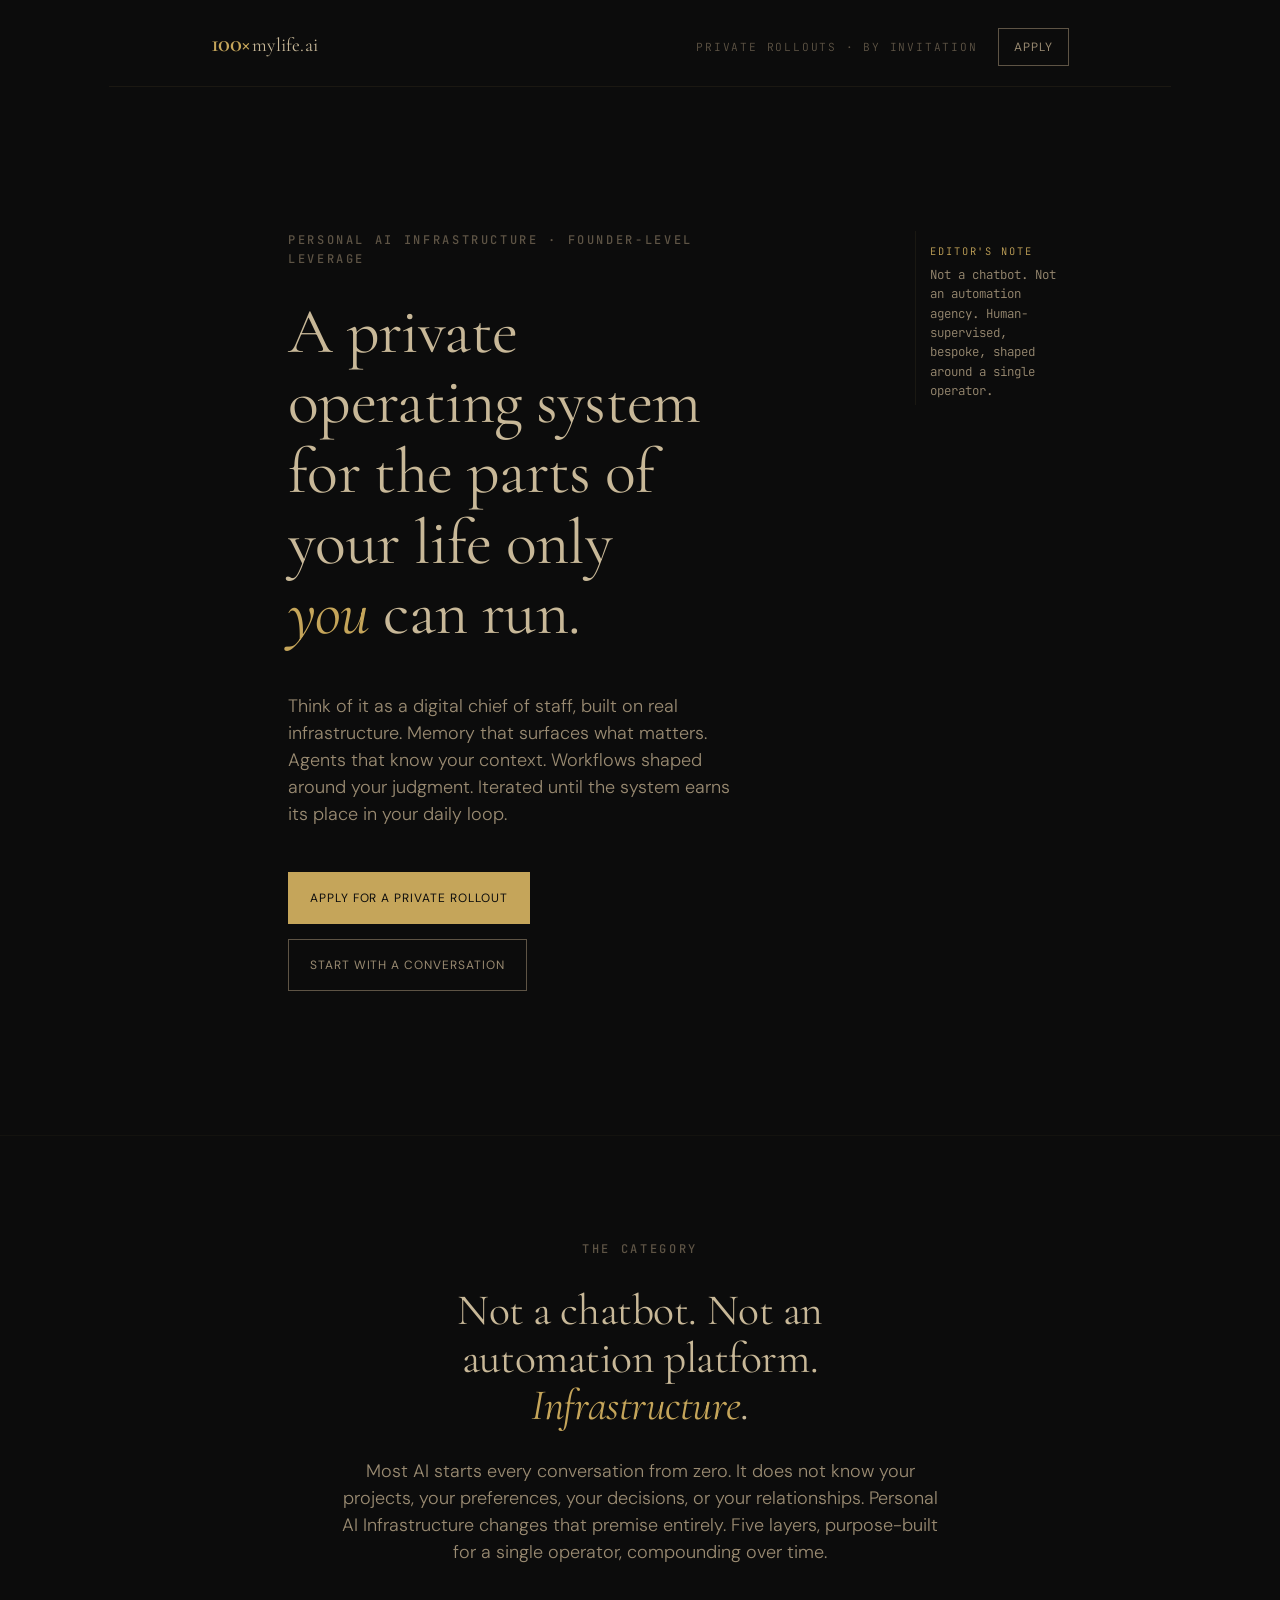
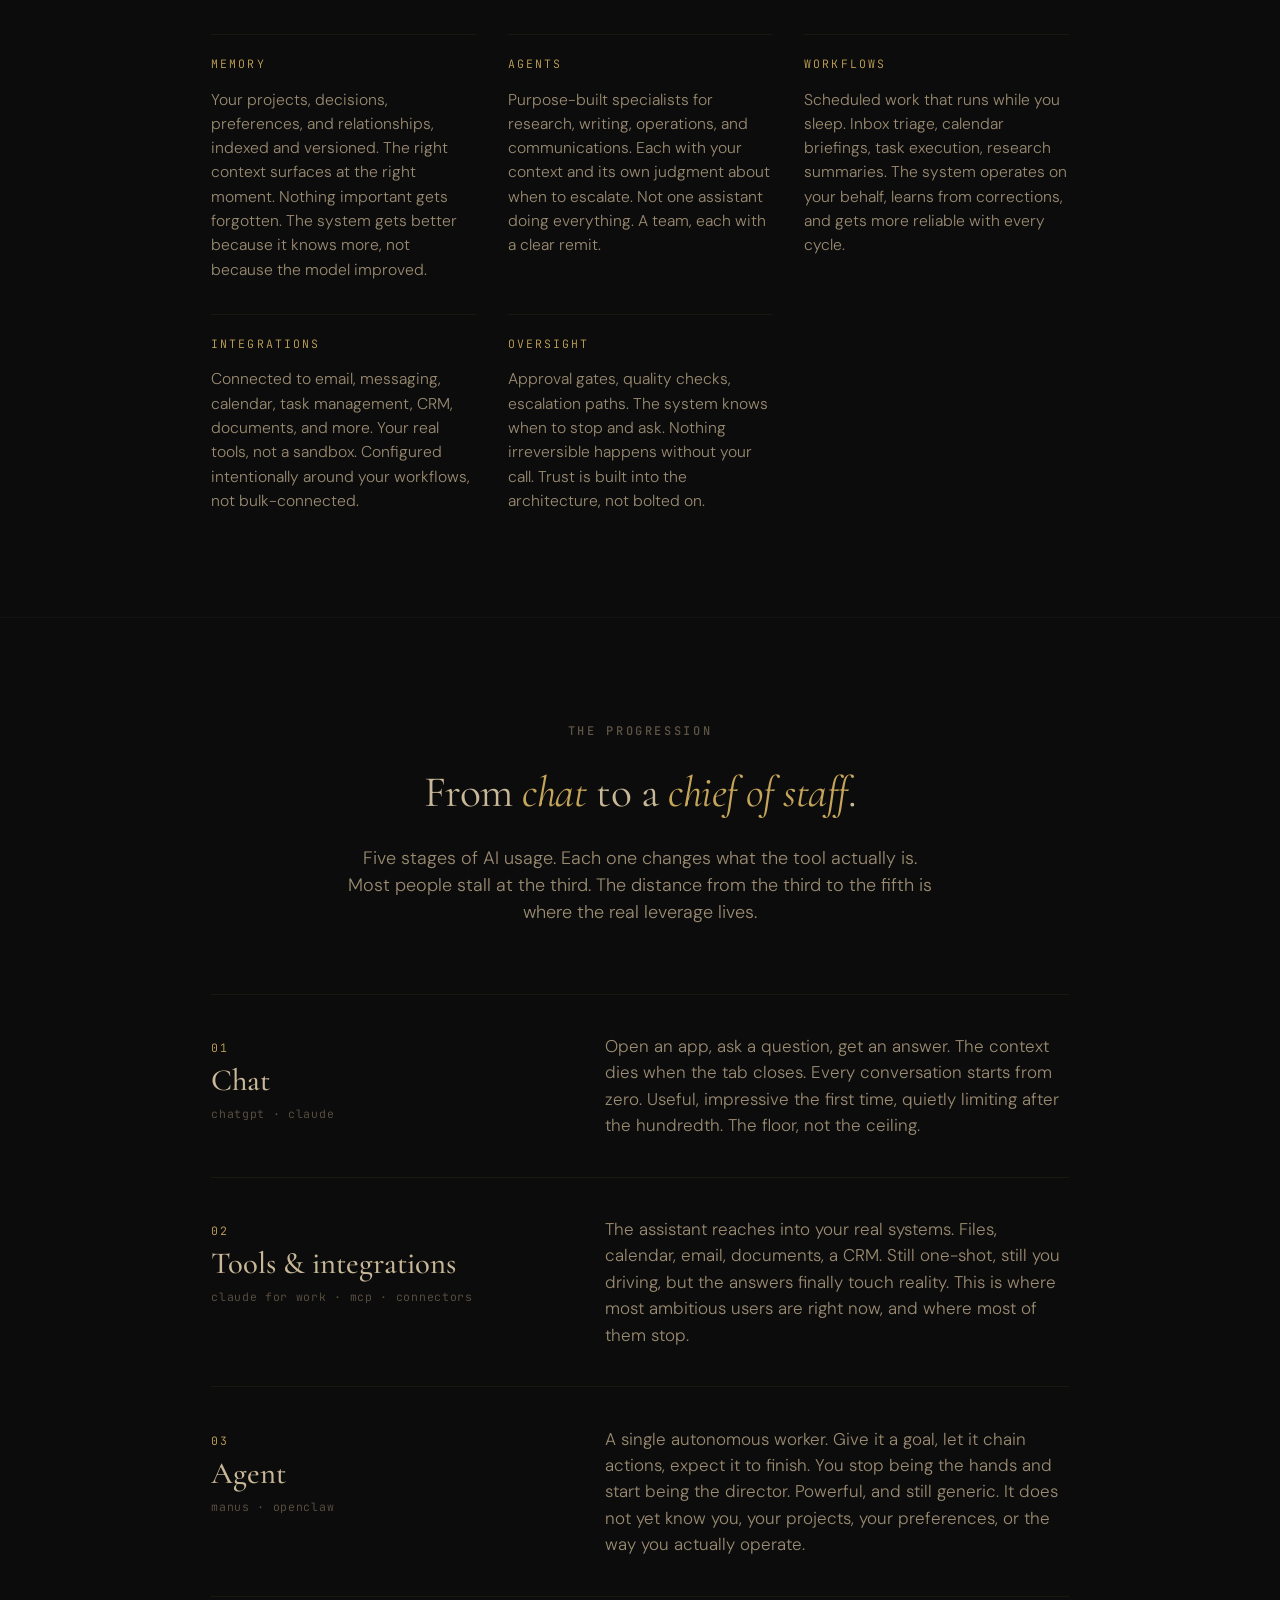
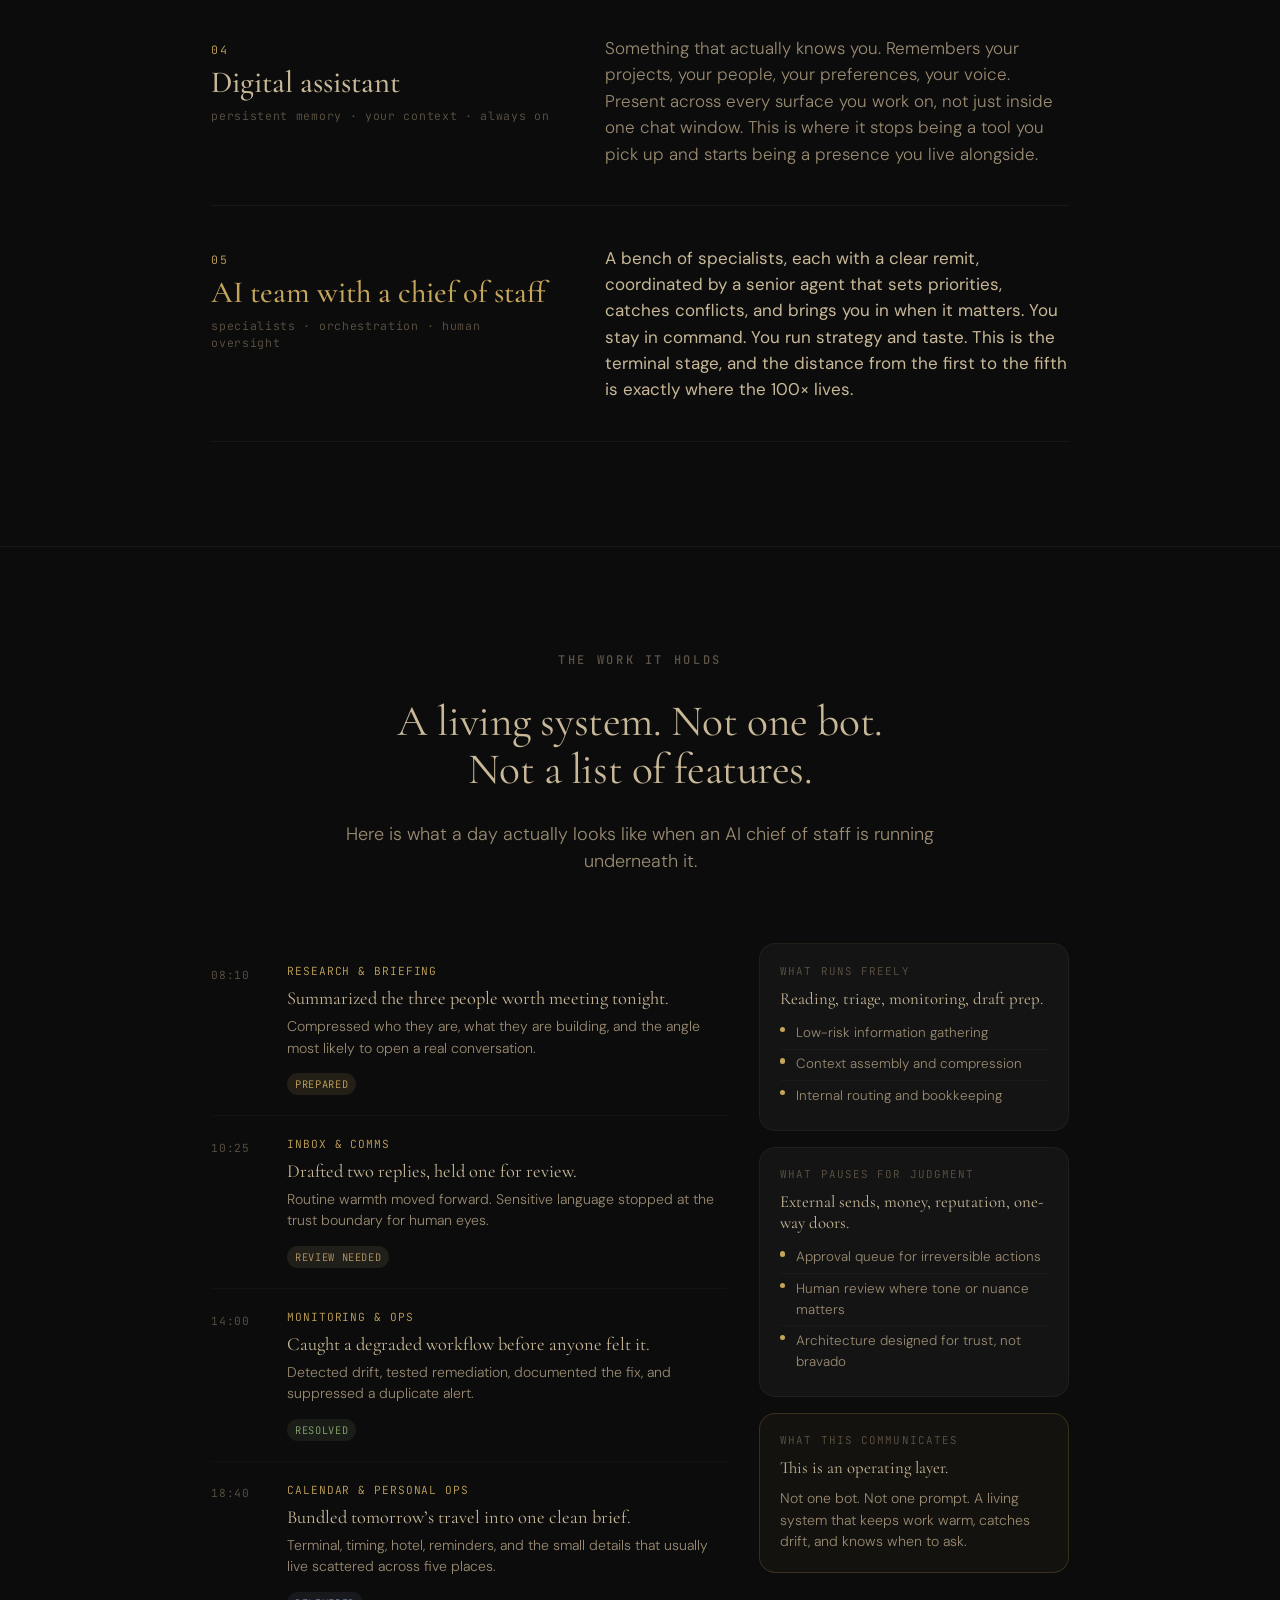
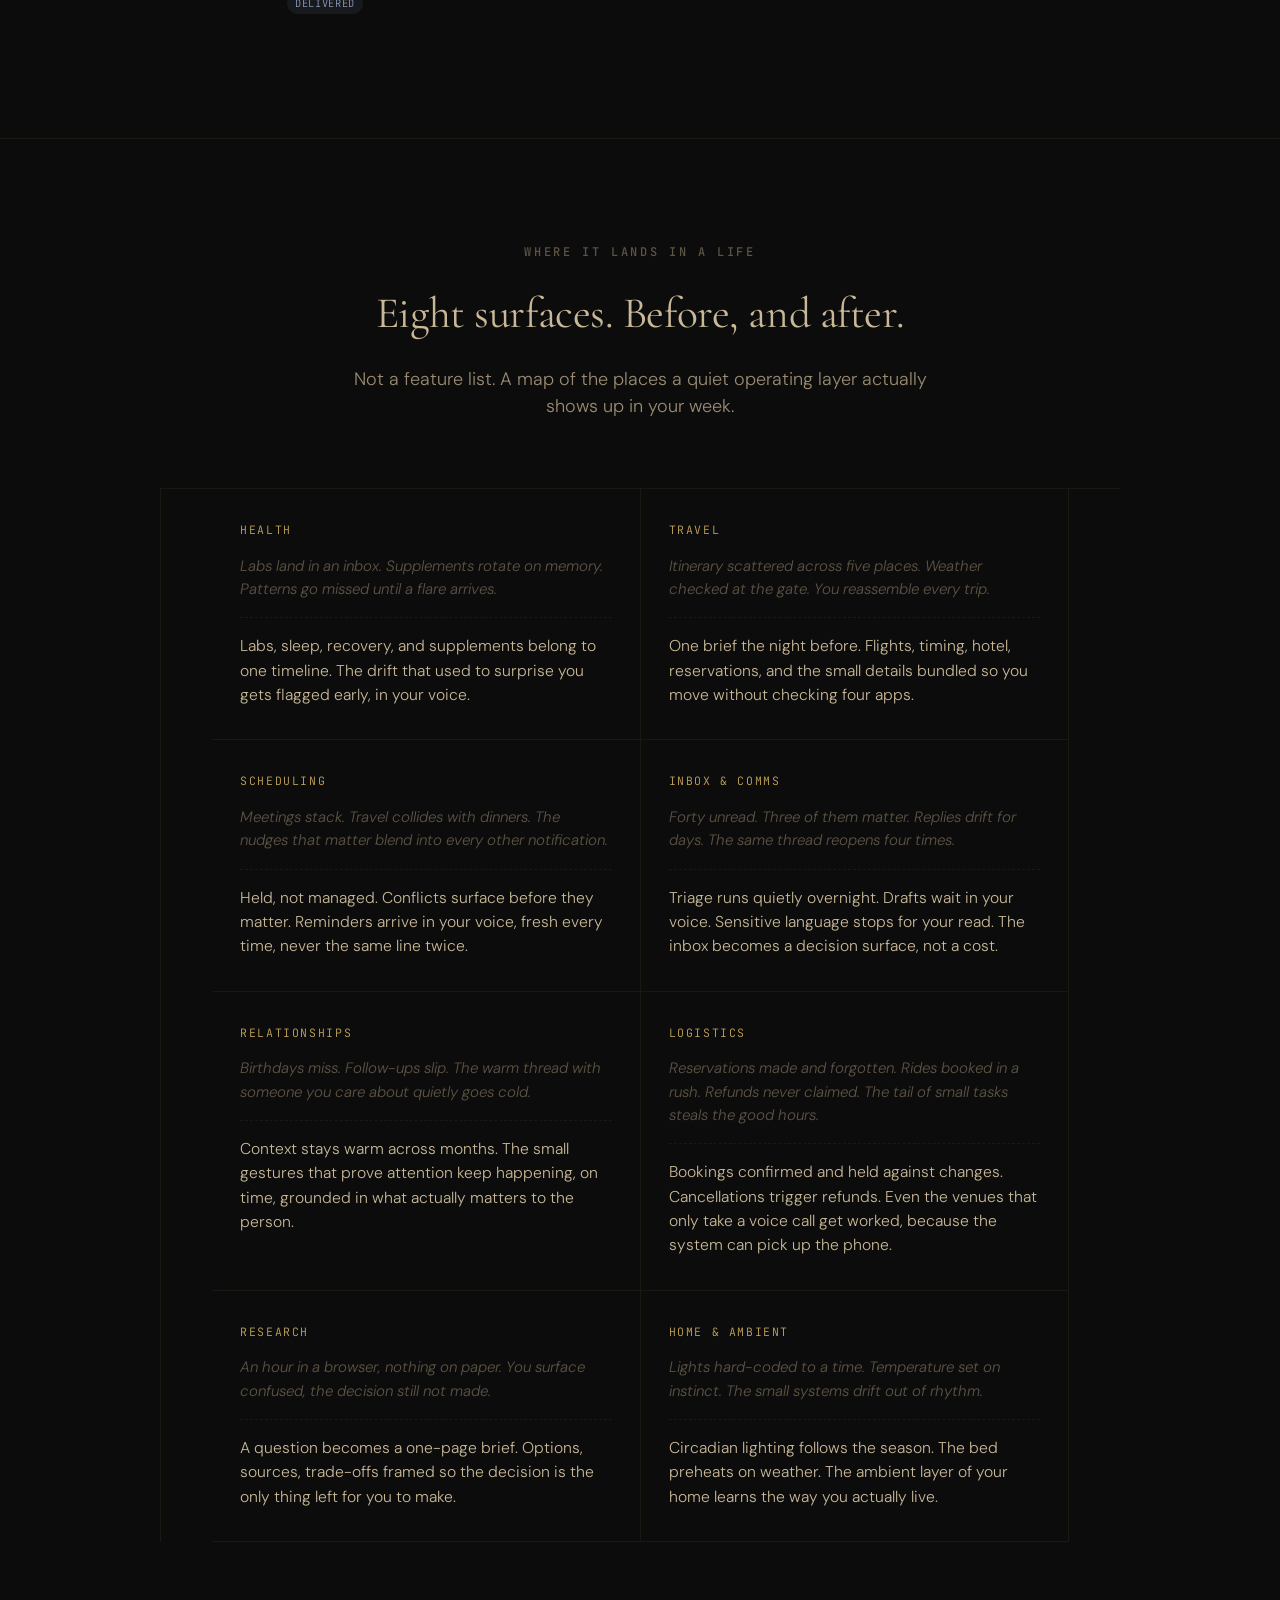
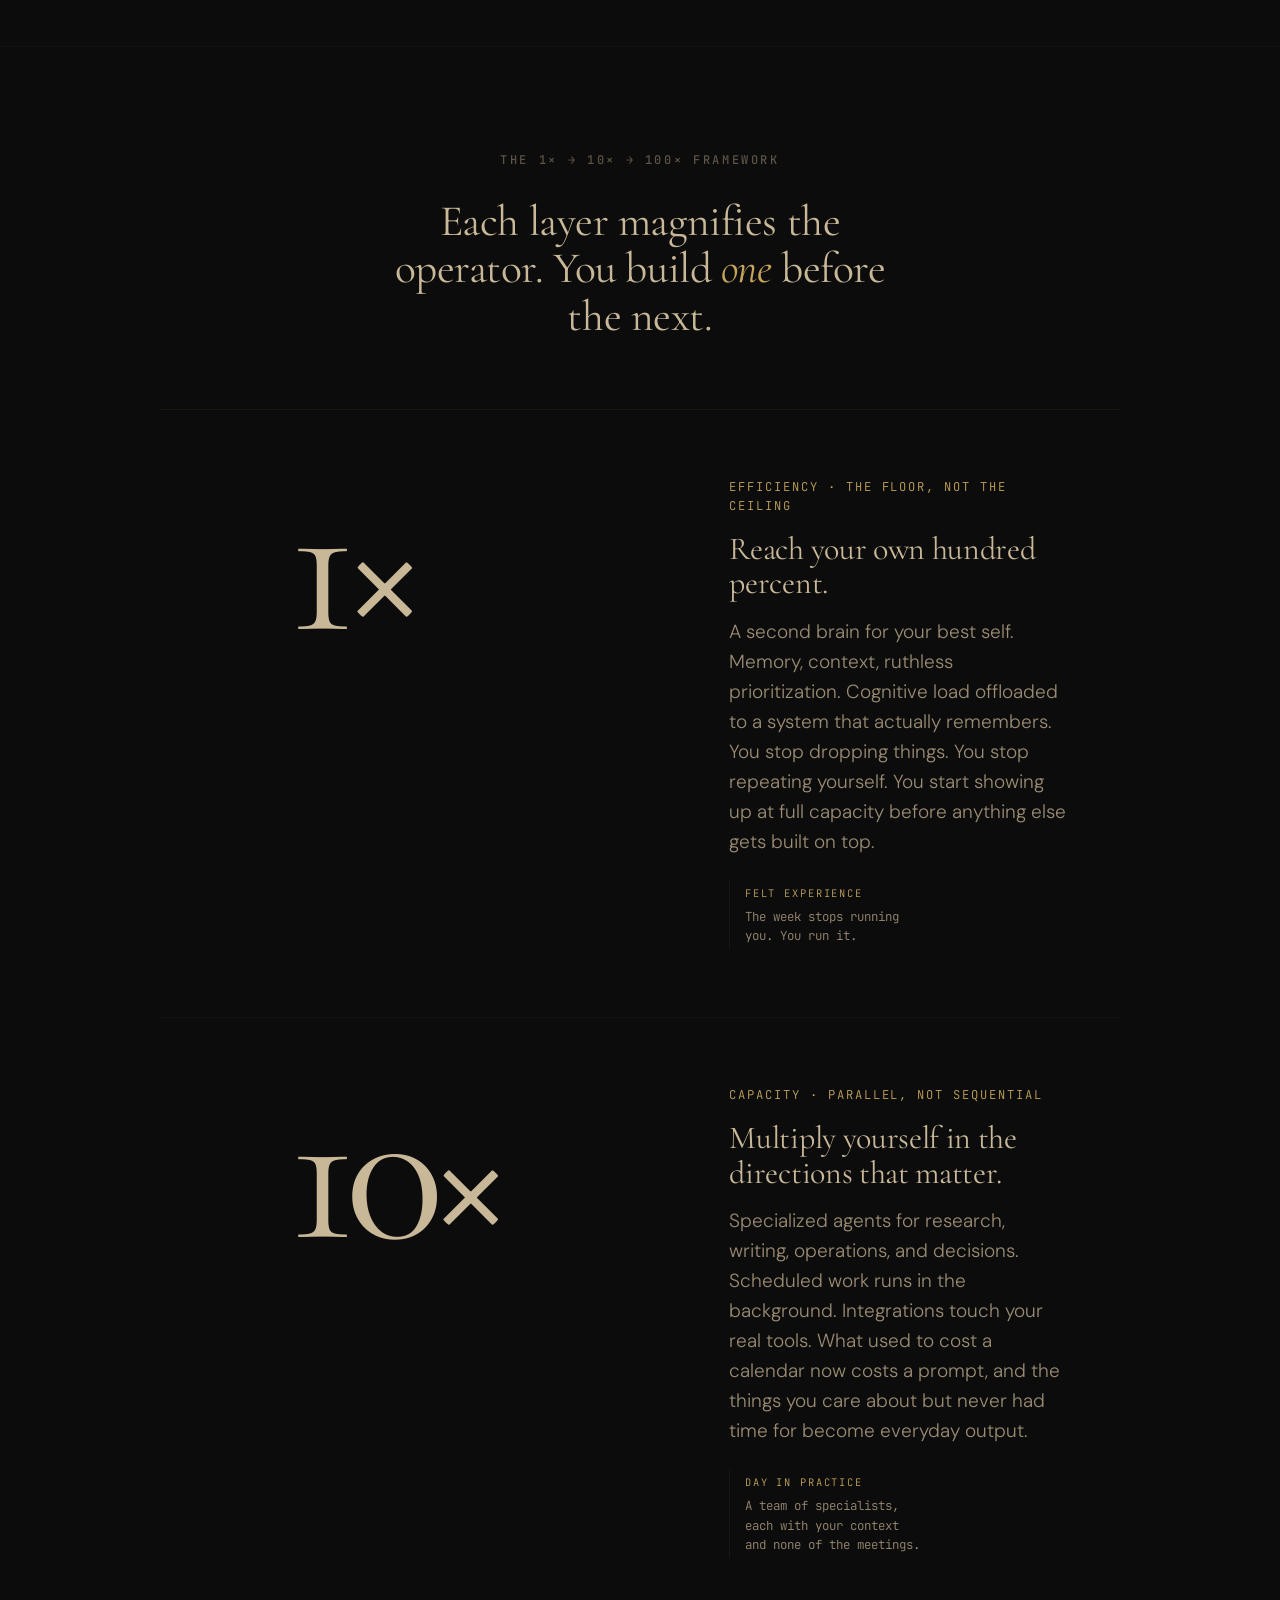
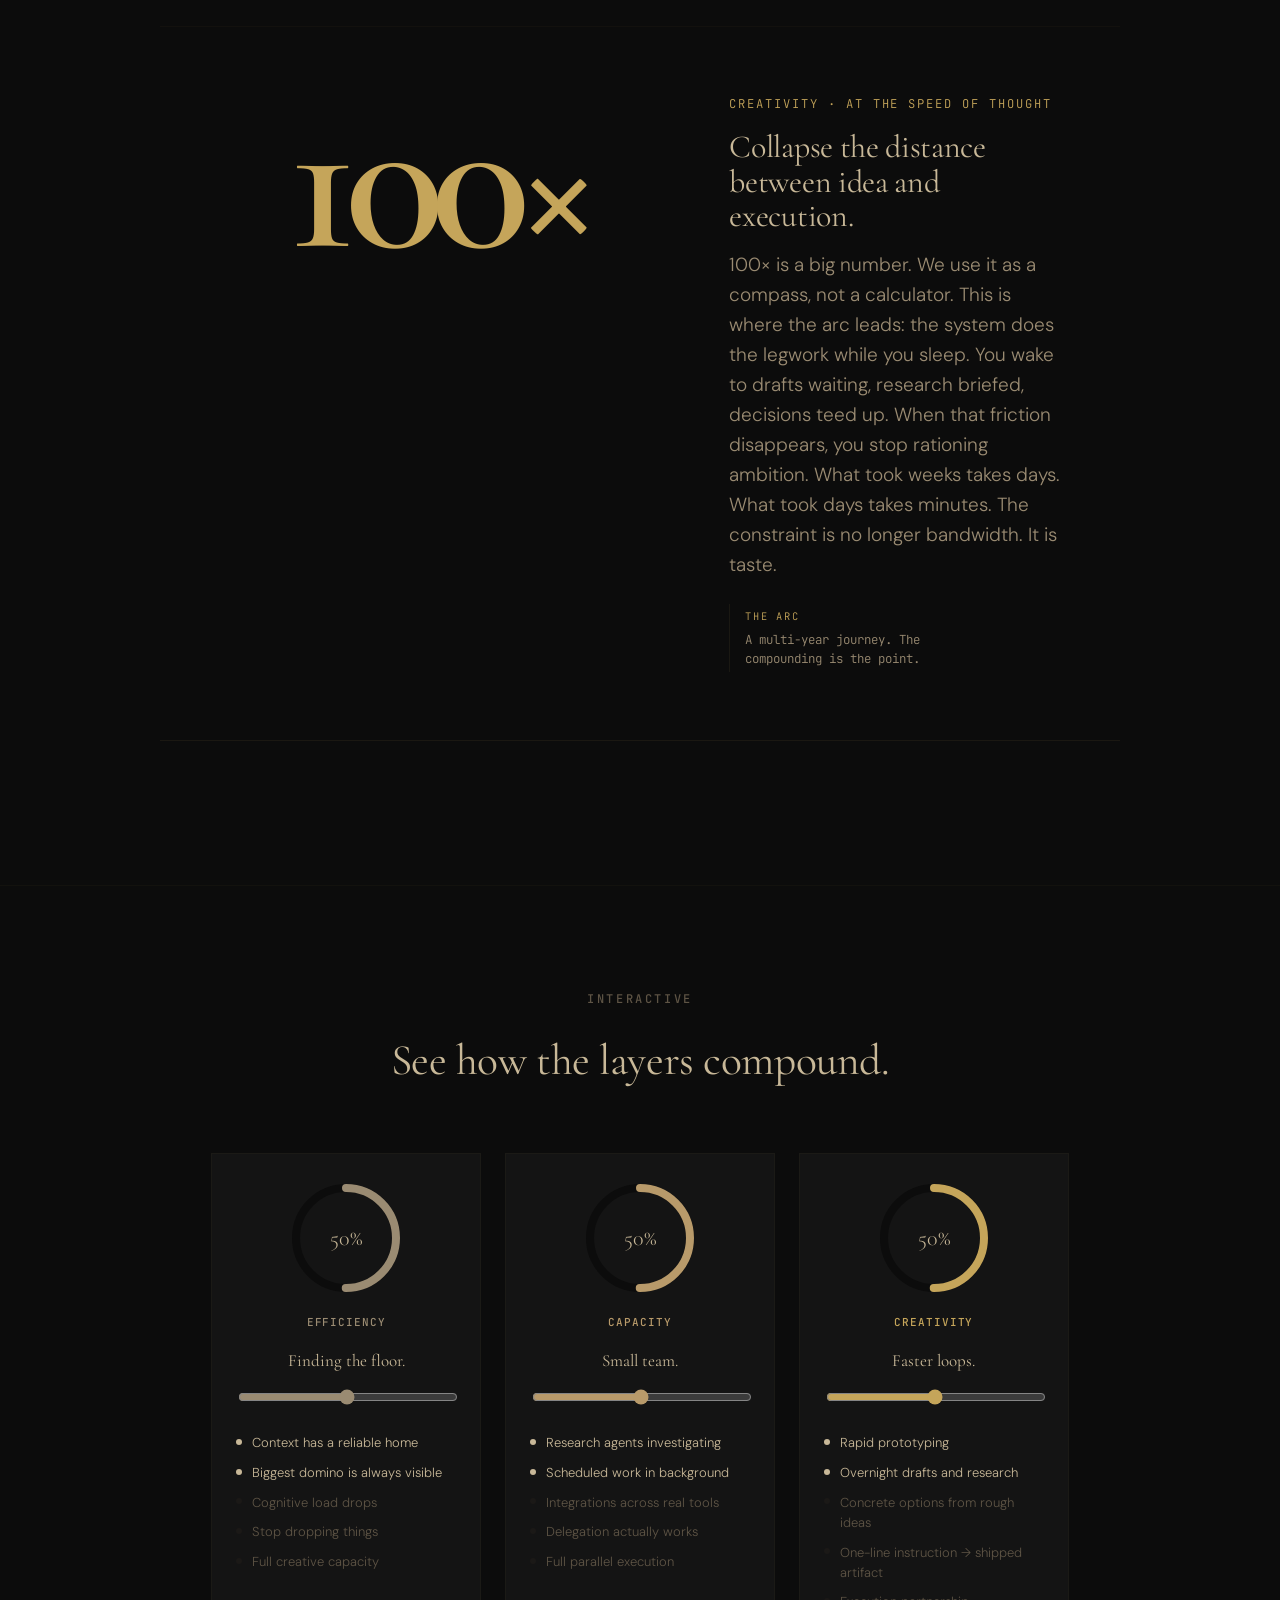
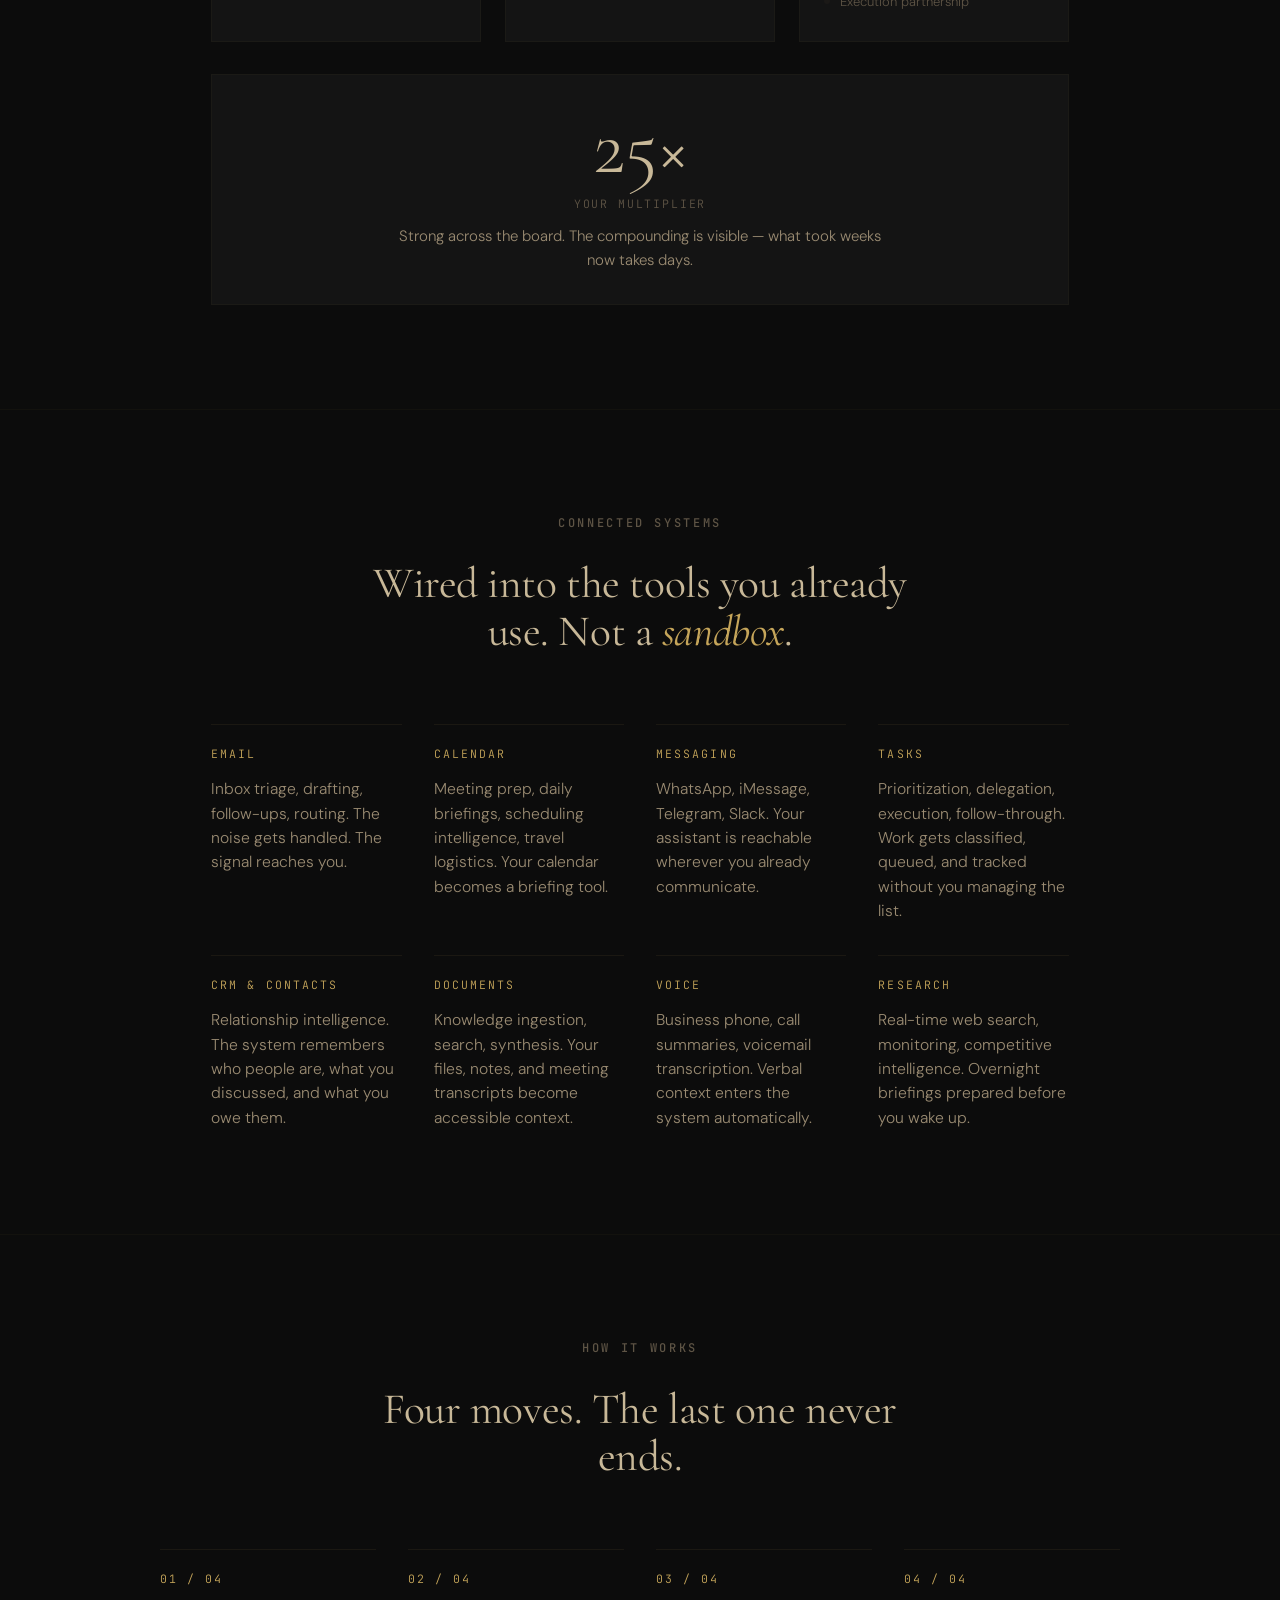
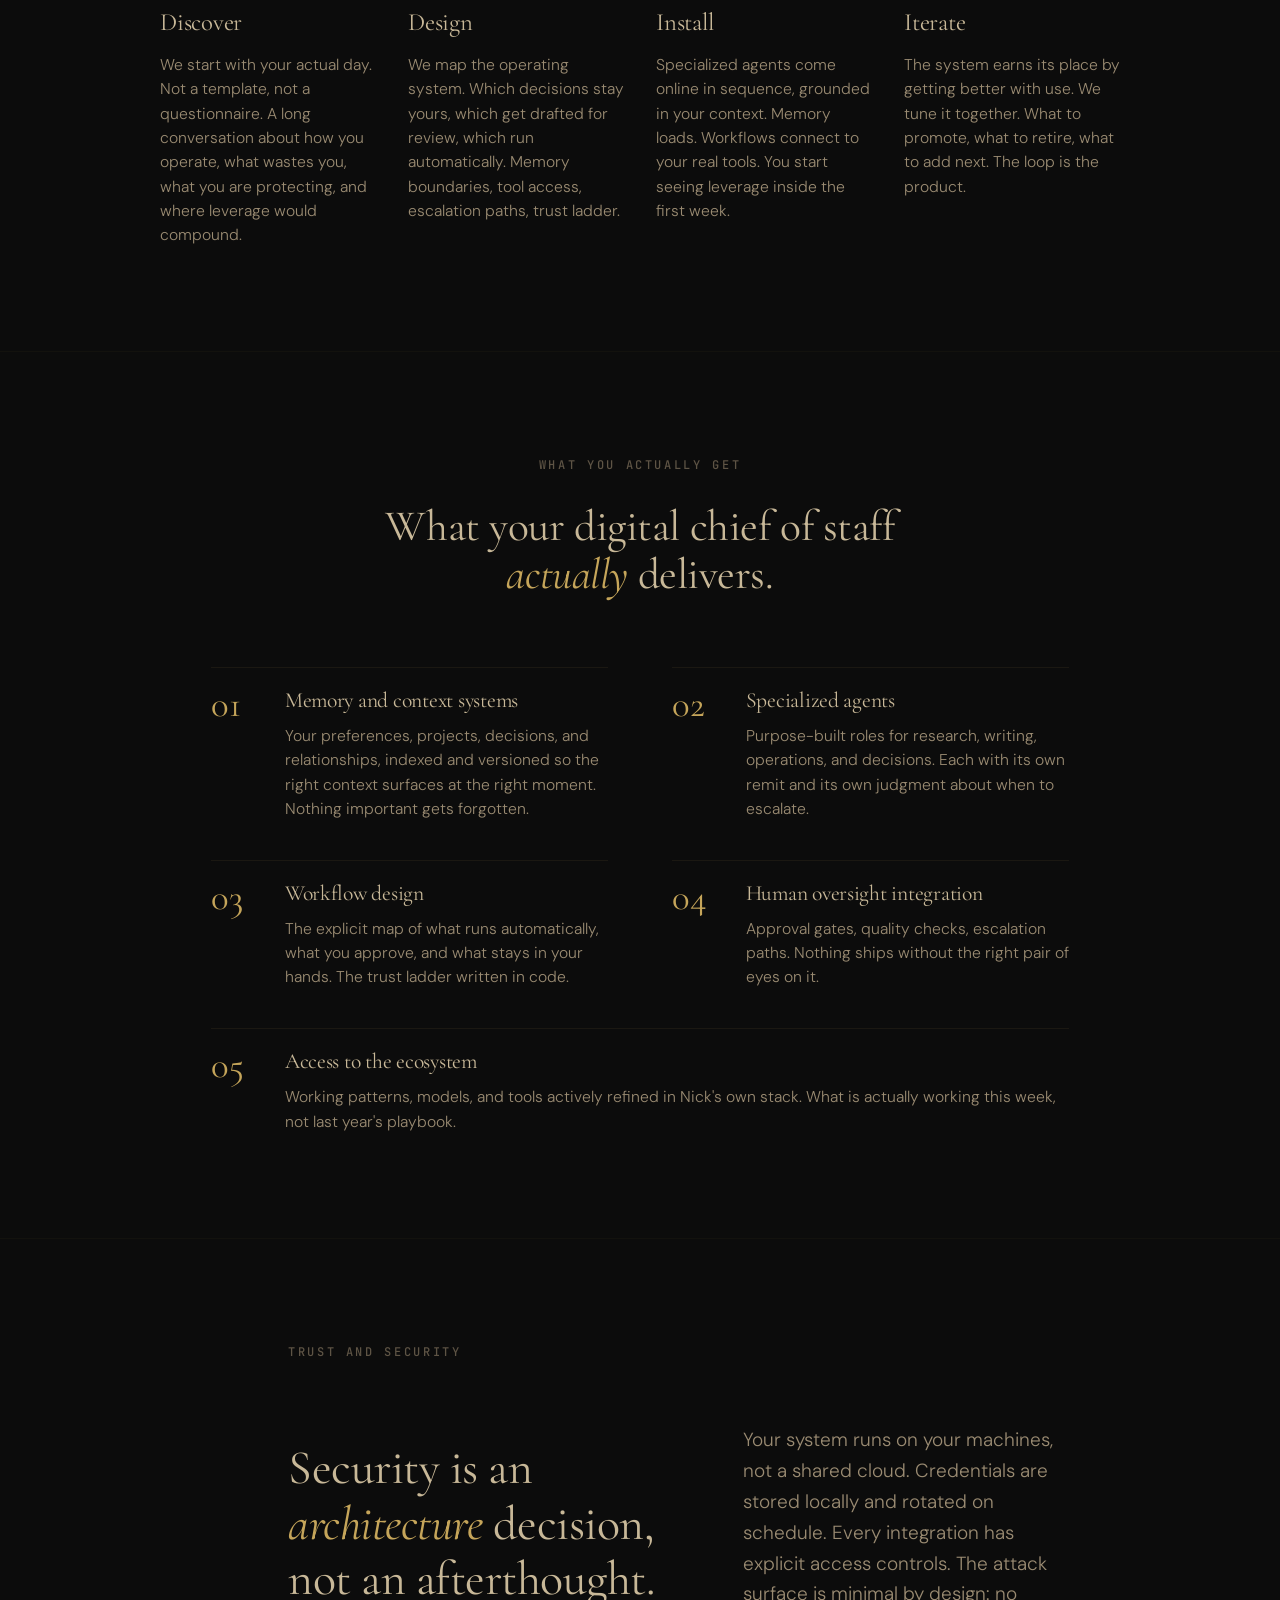
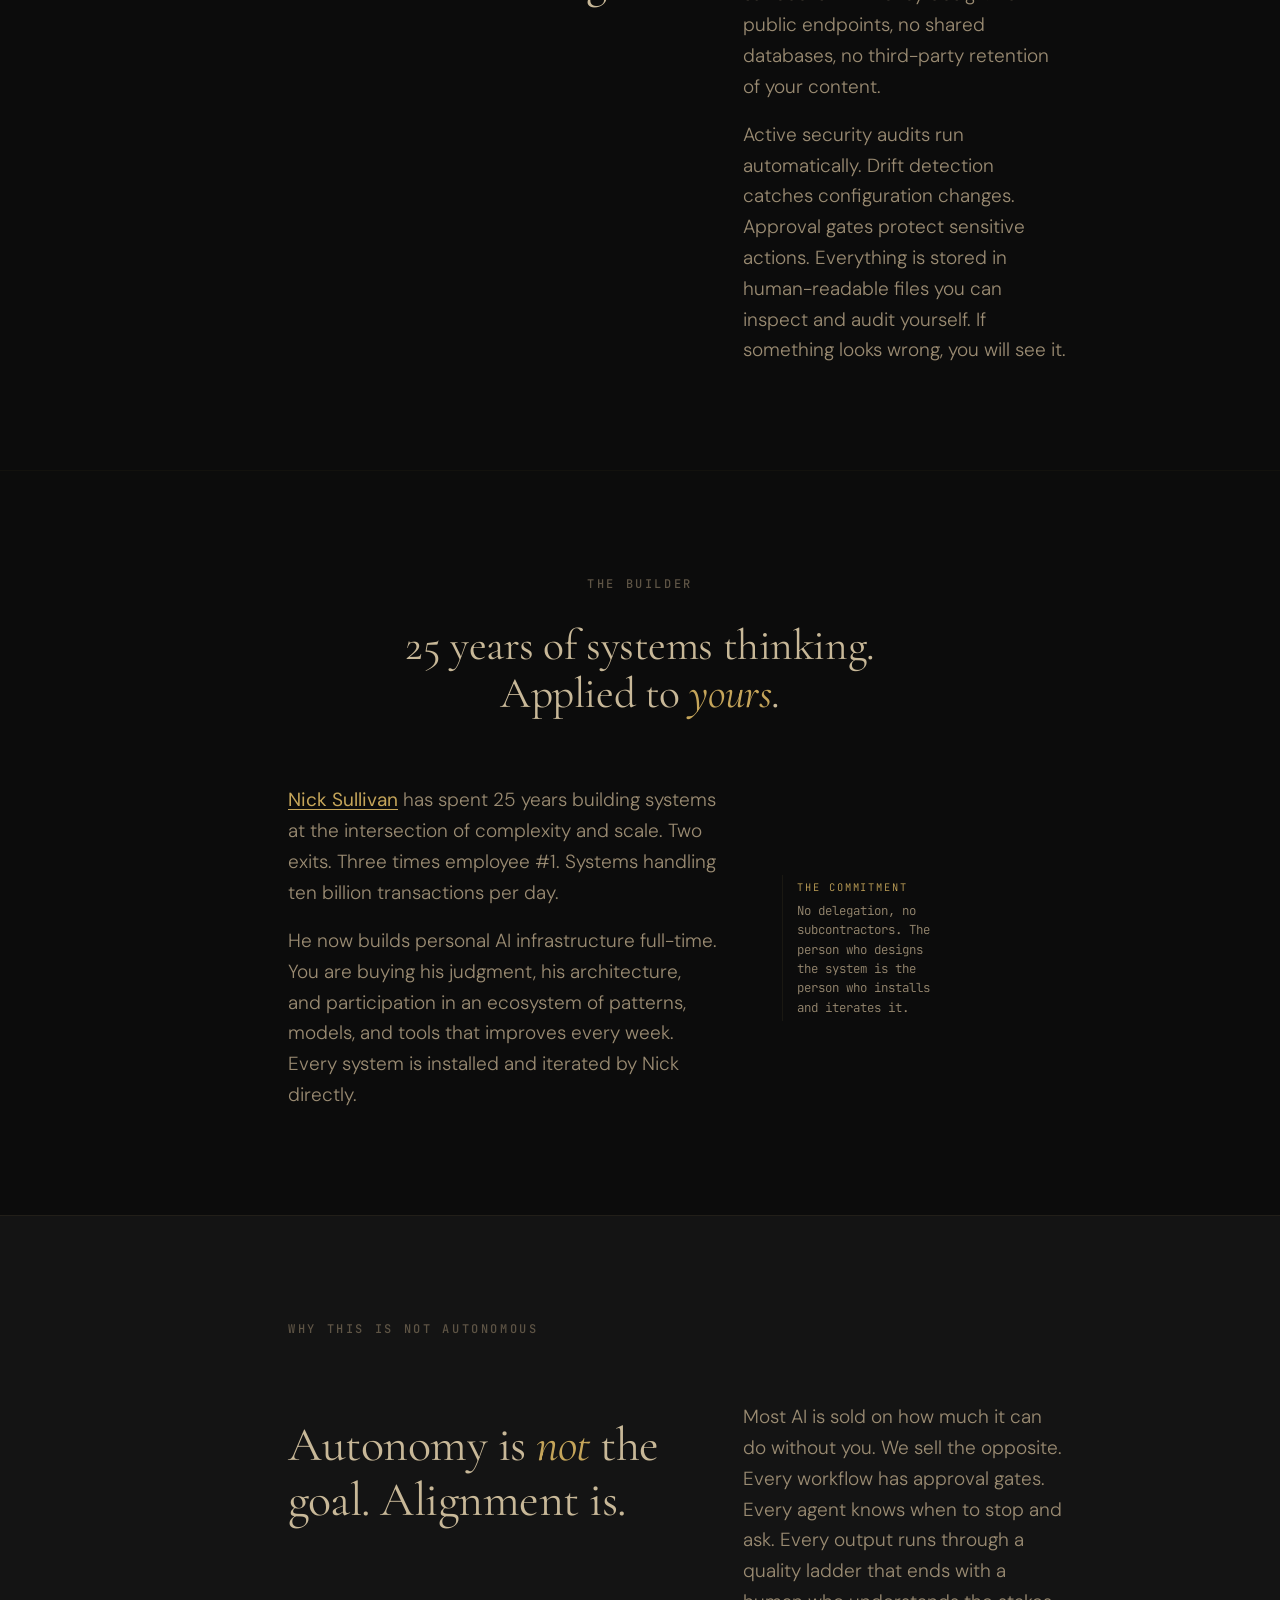
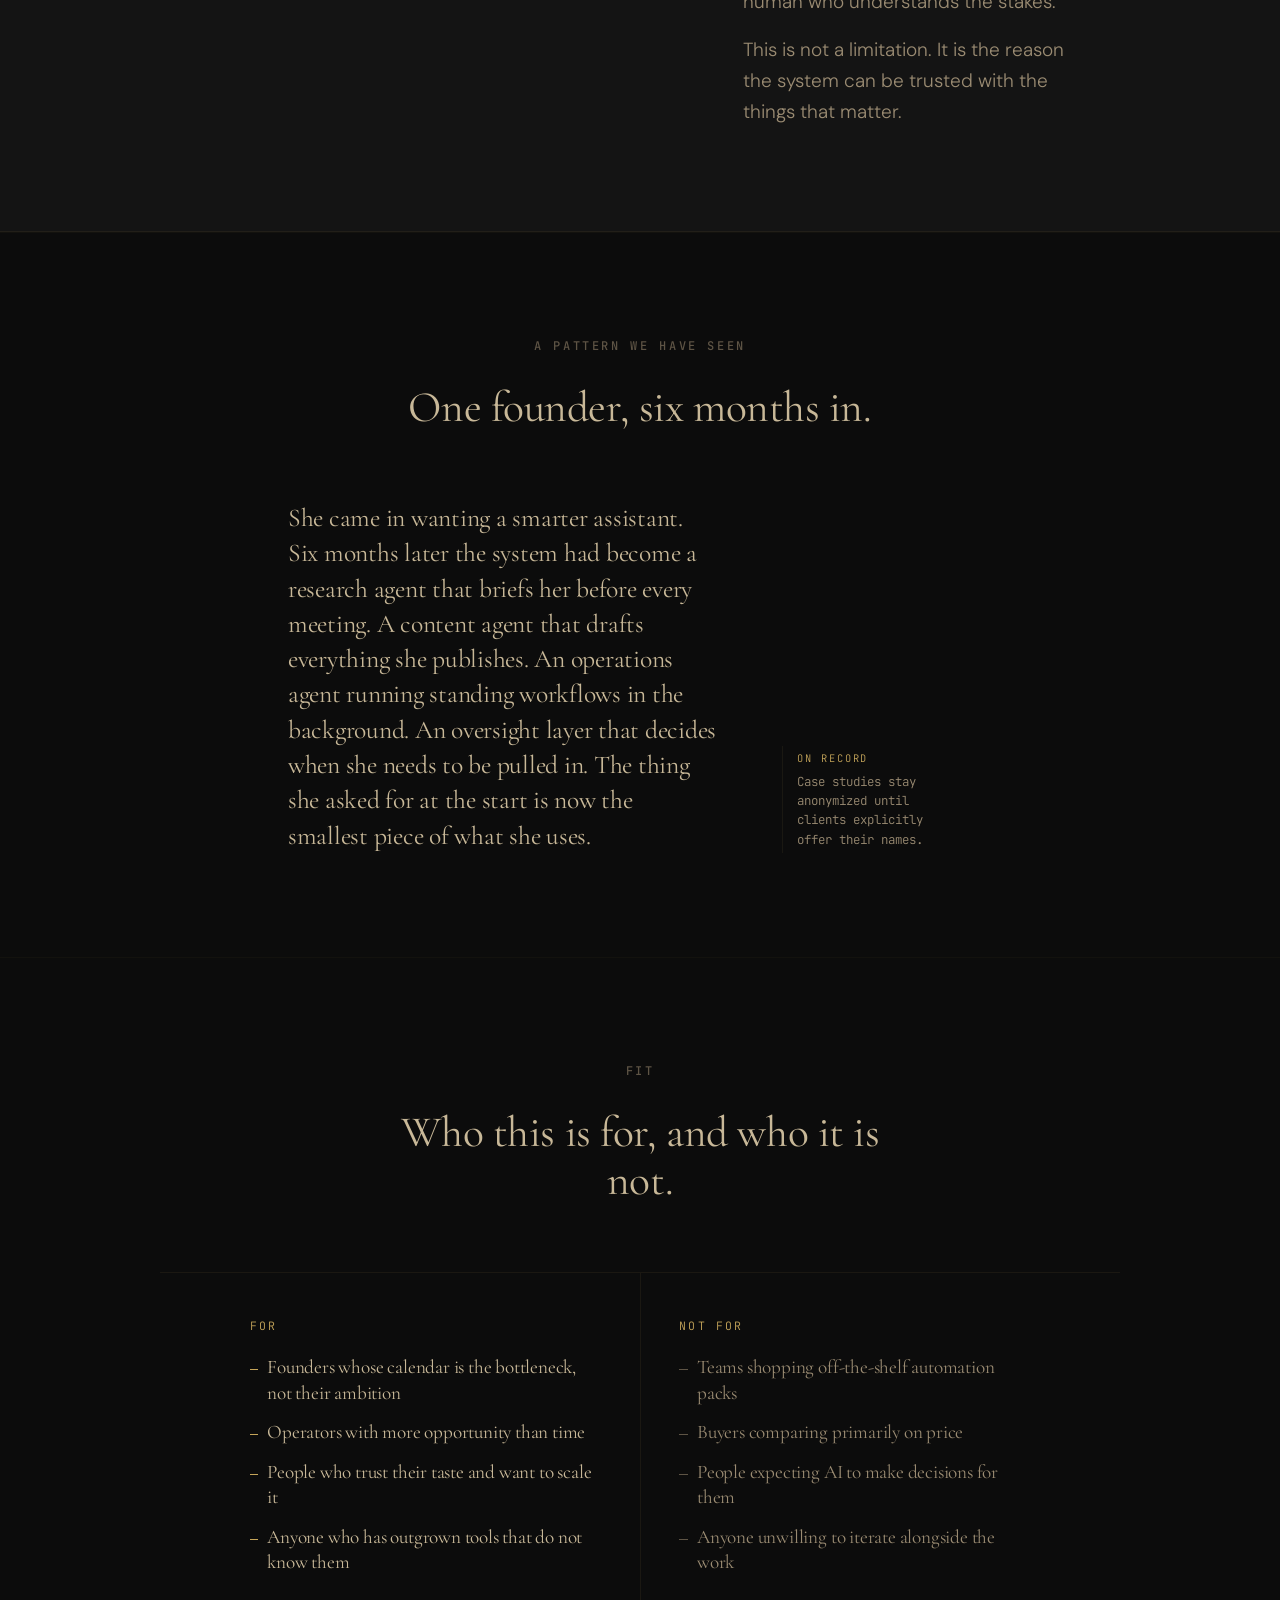
<file: index.html>
<!doctype html>
<html lang="en">
  <head>
    <meta charset="utf-8" />
    <meta name="viewport" content="width=device-width, initial-scale=1" />
    <title>
      100xmylife.ai · Personal AI Infrastructure for founder-level leverage
    </title>
    <meta
      name="description"
      content="Personal AI Infrastructure: memory, agents, workflows, integrations, and human oversight. A private operating system built and iterated for founder-level operators."
    />
    <link rel="canonical" href="https://100xmylife.ai/" />
    <meta name="robots" content="index,follow,max-image-preview:large" />
    <meta name="theme-color" content="#0c0c0c" />

    <meta
      property="og:title"
      content="100xmylife.ai · Personal AI Infrastructure for founder-level leverage"
    />
    <meta
      property="og:description"
      content="Personal AI Infrastructure: memory, agents, workflows, integrations, and human oversight. A private operating system built and iterated for founder-level operators."
    />
    <meta property="og:type" content="website" />
    <meta property="og:url" content="https://100xmylife.ai/" />
    <meta property="og:site_name" content="100xmylife.ai" />
    <meta property="og:locale" content="en_US" />
    <meta name="twitter:card" content="summary_large_image" />
    <meta
      name="twitter:title"
      content="100xmylife.ai · Personal AI Infrastructure for founder-level leverage"
    />
    <meta
      name="twitter:description"
      content="Personal AI Infrastructure: memory, agents, workflows, integrations, and human oversight for founder-level operators."
    />

    <script type="application/ld+json">
      {
        "@context": "https://schema.org",
        "@type": "Organization",
        "name": "100xmylife.ai",
        "alternateName": "100x My Life",
        "url": "https://100xmylife.ai/",
        "description": "Personal AI Infrastructure for founder-level operators. Memory, agents, workflows, integrations, and human oversight.",
        "founder": {
          "@type": "Person",
          "name": "Nick Sullivan",
          "url": "https://technick.ai"
        },
        "parentOrganization": {
          "@type": "Organization",
          "name": "TechNickAI",
          "url": "https://technick.ai"
        },
        "contactPoint": {
          "@type": "ContactPoint",
          "email": "nick@technick.ai",
          "contactType": "sales"
        }
      }
    </script>
    <script type="application/ld+json">
      {
        "@context": "https://schema.org",
        "@type": "ProfessionalService",
        "name": "100xmylife.ai · Personal AI Infrastructure",
        "url": "https://100xmylife.ai/",
        "description": "Bespoke personal AI infrastructure: memory, specialized agents, workflows, integrations, and human oversight, installed and iterated with a single operator.",
        "provider": {
          "@type": "Organization",
          "name": "TechNickAI",
          "url": "https://technick.ai"
        },
        "areaServed": "Worldwide",
        "serviceType": "Personal AI infrastructure, AI chief of staff, bespoke agent systems",
        "audience": {
          "@type": "Audience",
          "audienceType": "Founders, executives, operators"
        }
      }
    </script>
    <script type="application/ld+json">
      {
        "@context": "https://schema.org",
        "@type": "FAQPage",
        "mainEntity": [
          {
            "@type": "Question",
            "name": "What is Personal AI Infrastructure?",
            "acceptedAnswer": {
              "@type": "Answer",
              "text": "Five layers built around one person: persistent memory, specialized agents, automated workflows, real-tool integrations, and human oversight. Not a chatbot. Not an automation platform. A private operating system that compounds over time."
            }
          },
          {
            "@type": "Question",
            "name": "Is Nick actually doing the work?",
            "acceptedAnswer": {
              "@type": "Answer",
              "text": "Yes. The setup, the design, and the iteration all run through him. You are buying his judgment and ecosystem access, not a delegated implementation."
            }
          },
          {
            "@type": "Question",
            "name": "What systems does this integrate with?",
            "acceptedAnswer": {
              "@type": "Answer",
              "text": "Email, calendar, messaging platforms (WhatsApp, iMessage, Telegram, Slack), task management, CRM, documents, business phone, and web research. Integrations are configured intentionally around your workflows, not bulk-connected."
            }
          },
          {
            "@type": "Question",
            "name": "What happens to my system if I leave?",
            "acceptedAnswer": {
              "@type": "Answer",
              "text": "You keep it. Memory, workflows, and configurations are yours, documented and portable. We would rather you stay because the iteration is valuable, not because you are locked in."
            }
          },
          {
            "@type": "Question",
            "name": "What about my data?",
            "acceptedAnswer": {
              "@type": "Answer",
              "text": "Your system runs on your machines. Credentials are stored locally and rotated. No shared cloud, no third-party data retention, no public endpoints. Active security audits and drift detection run automatically. Everything is auditable."
            }
          },
          {
            "@type": "Question",
            "name": "Is the infrastructure open source?",
            "acceptedAnswer": {
              "@type": "Answer",
              "text": "Yes. The core infrastructure layer is open source on GitHub. Memory, agent coordination, workflows, and integrations, all stored in human-readable files you own. Transparent, auditable, portable."
            }
          },
          {
            "@type": "Question",
            "name": "What does this cost?",
            "acceptedAnswer": {
              "@type": "Answer",
              "text": "Directional. An onboarding engagement followed by a monthly working partnership. Pricing is built around scope and discussed in the first conversation, not listed on a page."
            }
          },
          {
            "@type": "Question",
            "name": "How long until I see value?",
            "acceptedAnswer": {
              "@type": "Answer",
              "text": "Inside the first week. Compounding starts in month two. By month three, the system is central enough that you notice when it goes offline."
            }
          }
        ]
      }
    </script>

    <link rel="preconnect" href="https://fonts.googleapis.com" />
    <link rel="preconnect" href="https://fonts.gstatic.com" crossorigin />
    <link
      href="https://fonts.googleapis.com/css2?family=Cormorant+Garamond:ital,wght@0,300;0,400;0,600;1,300;1,400&family=DM+Sans:ital,wght@0,300;0,400;0,500;1,300;1,400&family=JetBrains+Mono:wght@400;500&display=swap"
      rel="stylesheet"
    />

    <link rel="stylesheet" href="assets/css/styles.css" />
  </head>
  <body>
    <header class="masthead">
      <div class="masthead-inner">
        <a class="marque" href="/" aria-label="100xmylife.ai home">
          <span class="marque-num">100×</span
          ><span class="marque-word">mylife.ai</span>
        </a>
        <nav class="primary-nav" aria-label="primary">
          <span class="nav-meta">private rollouts · by invitation</span>
          <a
            class="nav-cta"
            href="mailto:nick@technick.ai?subject=Private%20rollout%20inquiry"
            >Apply</a
          >
        </nav>
      </div>
      <div class="masthead-rule" role="presentation"></div>
    </header>

    <main>
      <section class="hero">
        <div class="hero-grid">
          <div class="hero-lede">
            <p class="eyebrow">
              Personal AI Infrastructure · founder-level leverage
            </p>
            <h1 class="display">
              A private operating system for the parts of your life only
              <em>you</em> can run.
            </h1>
            <p class="hero-sub">
              Think of it as a digital chief of staff, built on real
              infrastructure. Memory that surfaces what matters. Agents that
              know your context. Workflows shaped around your judgment. Iterated
              until the system earns its place in your daily loop.
            </p>
            <div class="cta-row">
              <a
                class="btn btn-primary"
                href="mailto:nick@technick.ai?subject=Private%20rollout%20inquiry"
                >Apply for a private rollout</a
              >
              <a
                class="btn btn-ghost"
                href="mailto:nick@technick.ai?subject=Exploratory%20conversation"
                >Start with a conversation</a
              >
            </div>
          </div>
          <aside class="hero-note marginalia">
            <span class="margin-label">editor's note</span>
            Not a chatbot. Not an automation agency. Human-supervised, bespoke,
            shaped around a single operator.
          </aside>
        </div>
      </section>

      <section class="pillars" aria-labelledby="pillars-heading">
        <div class="section-head">
          <p class="eyebrow">The category</p>
          <h2 id="pillars-heading" class="section-heading">
            Not a chatbot. Not an automation platform.
            <em>Infrastructure</em>.
          </h2>
          <p class="section-intro">
            Most AI starts every conversation from zero. It does not know your
            projects, your preferences, your decisions, or your relationships.
            Personal AI Infrastructure changes that premise entirely. Five
            layers, purpose-built for a single operator, compounding over time.
          </p>
        </div>
        <div class="pillar-grid">
          <div class="pillar">
            <p class="pillar-label">Memory</p>
            <p class="pillar-text">
              Your projects, decisions, preferences, and relationships, indexed
              and versioned. The right context surfaces at the right moment.
              Nothing important gets forgotten. The system gets better because
              it knows more, not because the model improved.
            </p>
          </div>
          <div class="pillar">
            <p class="pillar-label">Agents</p>
            <p class="pillar-text">
              Purpose-built specialists for research, writing, operations, and
              communications. Each with your context and its own judgment about
              when to escalate. Not one assistant doing everything. A team, each
              with a clear remit.
            </p>
          </div>
          <div class="pillar">
            <p class="pillar-label">Workflows</p>
            <p class="pillar-text">
              Scheduled work that runs while you sleep. Inbox triage, calendar
              briefings, task execution, research summaries. The system operates
              on your behalf, learns from corrections, and gets more reliable
              with every cycle.
            </p>
          </div>
          <div class="pillar">
            <p class="pillar-label">Integrations</p>
            <p class="pillar-text">
              Connected to email, messaging, calendar, task management, CRM,
              documents, and more. Your real tools, not a sandbox. Configured
              intentionally around your workflows, not bulk-connected.
            </p>
          </div>
          <div class="pillar">
            <p class="pillar-label">Oversight</p>
            <p class="pillar-text">
              Approval gates, quality checks, escalation paths. The system knows
              when to stop and ask. Nothing irreversible happens without your
              call. Trust is built into the architecture, not bolted on.
            </p>
          </div>
        </div>
      </section>

      <section class="progression" aria-labelledby="progression-heading">
        <div class="section-head">
          <p class="eyebrow">The progression</p>
          <h2 id="progression-heading" class="section-heading">
            From <em>chat</em> to a <em>chief of staff</em>.
          </h2>
          <p class="section-intro">
            Five stages of AI usage. Each one changes what the tool actually is.
            Most people stall at the third. The distance from the third to the
            fifth is where the real leverage lives.
          </p>
        </div>
        <ol class="stages">
          <li class="stage">
            <div class="stage-mark">
              <span class="stage-num">01</span>
              <h3 class="stage-name">Chat</h3>
              <p class="stage-examples">ChatGPT · Claude</p>
            </div>
            <div class="stage-body">
              <p class="stage-text">
                Open an app, ask a question, get an answer. The context dies
                when the tab closes. Every conversation starts from zero.
                Useful, impressive the first time, quietly limiting after the
                hundredth. The floor, not the ceiling.
              </p>
            </div>
          </li>
          <li class="stage">
            <div class="stage-mark">
              <span class="stage-num">02</span>
              <h3 class="stage-name">Tools &amp; integrations</h3>
              <p class="stage-examples">Claude for Work · MCP · connectors</p>
            </div>
            <div class="stage-body">
              <p class="stage-text">
                The assistant reaches into your real systems. Files, calendar,
                email, documents, a CRM. Still one-shot, still you driving, but
                the answers finally touch reality. This is where most ambitious
                users are right now, and where most of them stop.
              </p>
            </div>
          </li>
          <li class="stage">
            <div class="stage-mark">
              <span class="stage-num">03</span>
              <h3 class="stage-name">Agent</h3>
              <p class="stage-examples">Manus · OpenClaw</p>
            </div>
            <div class="stage-body">
              <p class="stage-text">
                A single autonomous worker. Give it a goal, let it chain
                actions, expect it to finish. You stop being the hands and start
                being the director. Powerful, and still generic. It does not yet
                know you, your projects, your preferences, or the way you
                actually operate.
              </p>
            </div>
          </li>
          <li class="stage">
            <div class="stage-mark">
              <span class="stage-num">04</span>
              <h3 class="stage-name">Digital assistant</h3>
              <p class="stage-examples">
                persistent memory · your context · always on
              </p>
            </div>
            <div class="stage-body">
              <p class="stage-text">
                Something that actually knows you. Remembers your projects, your
                people, your preferences, your voice. Present across every
                surface you work on, not just inside one chat window. This is
                where it stops being a tool you pick up and starts being a
                presence you live alongside.
              </p>
            </div>
          </li>
          <li class="stage stage-terminal">
            <div class="stage-mark">
              <span class="stage-num">05</span>
              <h3 class="stage-name">AI team with a chief of staff</h3>
              <p class="stage-examples">
                specialists · orchestration · human oversight
              </p>
            </div>
            <div class="stage-body">
              <p class="stage-text">
                A bench of specialists, each with a clear remit, coordinated by
                a senior agent that sets priorities, catches conflicts, and
                brings you in when it matters. You stay in command. You run
                strategy and taste. This is the terminal stage, and the distance
                from the first to the fifth is exactly where the 100× lives.
              </p>
            </div>
          </li>
        </ol>
      </section>

      <section class="operating-feed" aria-labelledby="operating-feed-heading">
        <div class="section-head">
          <p class="eyebrow">The work it holds</p>
          <h2 id="operating-feed-heading" class="section-heading">
            A living system. Not one bot. Not a list of features.
          </h2>
          <p class="section-intro">
            Here is what a day actually looks like when an AI chief of staff is
            running underneath it.
          </p>
        </div>
        <div class="feed-grid">
          <div class="feed-stream-col">
            <div class="feed-entry">
              <div class="feed-time">08:10</div>
              <div class="feed-content">
                <div class="feed-domain">Research &amp; briefing</div>
                <h4 class="feed-title">
                  Summarized the three people worth meeting tonight.
                </h4>
                <p class="feed-desc">
                  Compressed who they are, what they are building, and the angle
                  most likely to open a real conversation.
                </p>
                <span class="feed-status feed-status-ready">prepared</span>
              </div>
            </div>
            <div class="feed-entry">
              <div class="feed-time">10:25</div>
              <div class="feed-content">
                <div class="feed-domain">Inbox &amp; comms</div>
                <h4 class="feed-title">
                  Drafted two replies, held one for review.
                </h4>
                <p class="feed-desc">
                  Routine warmth moved forward. Sensitive language stopped at
                  the trust boundary for human eyes.
                </p>
                <span class="feed-status feed-status-review"
                  >review needed</span
                >
              </div>
            </div>
            <div class="feed-entry">
              <div class="feed-time">14:00</div>
              <div class="feed-content">
                <div class="feed-domain">Monitoring &amp; ops</div>
                <h4 class="feed-title">
                  Caught a degraded workflow before anyone felt it.
                </h4>
                <p class="feed-desc">
                  Detected drift, tested remediation, documented the fix, and
                  suppressed a duplicate alert.
                </p>
                <span class="feed-status feed-status-resolved">resolved</span>
              </div>
            </div>
            <div class="feed-entry">
              <div class="feed-time">18:40</div>
              <div class="feed-content">
                <div class="feed-domain">Calendar &amp; personal ops</div>
                <h4 class="feed-title">
                  Bundled tomorrow&#8217;s travel into one clean brief.
                </h4>
                <p class="feed-desc">
                  Terminal, timing, hotel, reminders, and the small details that
                  usually live scattered across five places.
                </p>
                <span class="feed-status feed-status-delivered">delivered</span>
              </div>
            </div>
          </div>
          <aside class="feed-logic-col">
            <div class="feed-logic-card">
              <div class="feed-logic-label">What runs freely</div>
              <h4 class="feed-logic-title">
                Reading, triage, monitoring, draft prep.
              </h4>
              <ul class="feed-logic-list">
                <li>Low-risk information gathering</li>
                <li>Context assembly and compression</li>
                <li>Internal routing and bookkeeping</li>
              </ul>
            </div>
            <div class="feed-logic-card">
              <div class="feed-logic-label">What pauses for judgment</div>
              <h4 class="feed-logic-title">
                External sends, money, reputation, one-way doors.
              </h4>
              <ul class="feed-logic-list">
                <li>Approval queue for irreversible actions</li>
                <li>Human review where tone or nuance matters</li>
                <li>Architecture designed for trust, not bravado</li>
              </ul>
            </div>
            <div class="feed-logic-card feed-logic-card--accent">
              <div class="feed-logic-label">What this communicates</div>
              <h4 class="feed-logic-title">This is an operating layer.</h4>
              <p class="feed-logic-desc">
                Not one bot. Not one prompt. A living system that keeps work
                warm, catches drift, and knows when to ask.
              </p>
            </div>
          </aside>
        </div>
      </section>

      <section class="life-surfaces" aria-labelledby="life-heading">
        <div class="section-head">
          <p class="eyebrow">Where it lands in a life</p>
          <h2 id="life-heading" class="section-heading">
            Eight surfaces. Before, and after.
          </h2>
          <p class="section-intro">
            Not a feature list. A map of the places a quiet operating layer
            actually shows up in your week.
          </p>
        </div>

        <div class="life-surfaces-grid">
          <div class="life-surface">
            <div class="life-surface-domain">Health</div>
            <p class="life-surface-before">
              Labs land in an inbox. Supplements rotate on memory. Patterns go
              missed until a flare arrives.
            </p>
            <p class="life-surface-after">
              Labs, sleep, recovery, and supplements belong to one timeline. The
              drift that used to surprise you gets flagged early, in your voice.
            </p>
          </div>

          <div class="life-surface">
            <div class="life-surface-domain">Travel</div>
            <p class="life-surface-before">
              Itinerary scattered across five places. Weather checked at the
              gate. You reassemble every trip.
            </p>
            <p class="life-surface-after">
              One brief the night before. Flights, timing, hotel, reservations,
              and the small details bundled so you move without checking four
              apps.
            </p>
          </div>

          <div class="life-surface">
            <div class="life-surface-domain">Scheduling</div>
            <p class="life-surface-before">
              Meetings stack. Travel collides with dinners. The nudges that
              matter blend into every other notification.
            </p>
            <p class="life-surface-after">
              Held, not managed. Conflicts surface before they matter. Reminders
              arrive in your voice, fresh every time, never the same line twice.
            </p>
          </div>

          <div class="life-surface">
            <div class="life-surface-domain">Inbox &amp; comms</div>
            <p class="life-surface-before">
              Forty unread. Three of them matter. Replies drift for days. The
              same thread reopens four times.
            </p>
            <p class="life-surface-after">
              Triage runs quietly overnight. Drafts wait in your voice.
              Sensitive language stops for your read. The inbox becomes a
              decision surface, not a cost.
            </p>
          </div>

          <div class="life-surface">
            <div class="life-surface-domain">Relationships</div>
            <p class="life-surface-before">
              Birthdays miss. Follow-ups slip. The warm thread with someone you
              care about quietly goes cold.
            </p>
            <p class="life-surface-after">
              Context stays warm across months. The small gestures that prove
              attention keep happening, on time, grounded in what actually
              matters to the person.
            </p>
          </div>

          <div class="life-surface">
            <div class="life-surface-domain">Logistics</div>
            <p class="life-surface-before">
              Reservations made and forgotten. Rides booked in a rush. Refunds
              never claimed. The tail of small tasks steals the good hours.
            </p>
            <p class="life-surface-after">
              Bookings confirmed and held against changes. Cancellations trigger
              refunds. Even the venues that only take a voice call get worked,
              because the system can pick up the phone.
            </p>
          </div>

          <div class="life-surface">
            <div class="life-surface-domain">Research</div>
            <p class="life-surface-before">
              An hour in a browser, nothing on paper. You surface confused, the
              decision still not made.
            </p>
            <p class="life-surface-after">
              A question becomes a one-page brief. Options, sources, trade-offs
              framed so the decision is the only thing left for you to make.
            </p>
          </div>

          <div class="life-surface">
            <div class="life-surface-domain">Home &amp; ambient</div>
            <p class="life-surface-before">
              Lights hard-coded to a time. Temperature set on instinct. The
              small systems drift out of rhythm.
            </p>
            <p class="life-surface-after">
              Circadian lighting follows the season. The bed preheats on
              weather. The ambient layer of your home learns the way you
              actually live.
            </p>
          </div>
        </div>
      </section>

      <section class="ladder" aria-labelledby="ladder-heading">
        <div class="section-head">
          <p class="eyebrow">The 1× → 10× → 100× framework</p>
          <h2 id="ladder-heading" class="section-heading">
            Each layer magnifies the operator. You build <em>one</em> before the
            next.
          </h2>
        </div>

        <article class="rung rung-1x">
          <div class="numeral-wrap">
            <span class="numeral" data-numeral>1×</span>
          </div>
          <div class="rung-body">
            <p class="rung-label">Efficiency · the floor, not the ceiling</p>
            <h3 class="rung-heading">Reach your own hundred percent.</h3>
            <p class="rung-text">
              A second brain for your best self. Memory, context, ruthless
              prioritization. Cognitive load offloaded to a system that actually
              remembers. You stop dropping things. You stop repeating yourself.
              You start showing up at full capacity before anything else gets
              built on top.
            </p>
            <aside class="rung-margin marginalia">
              <span class="margin-label">felt experience</span>
              The week stops running you. You run it.
            </aside>
          </div>
        </article>

        <article class="rung rung-10x">
          <div class="numeral-wrap">
            <span class="numeral" data-numeral>10×</span>
          </div>
          <div class="rung-body">
            <p class="rung-label">Capacity · parallel, not sequential</p>
            <h3 class="rung-heading">
              Multiply yourself in the directions that matter.
            </h3>
            <p class="rung-text">
              Specialized agents for research, writing, operations, and
              decisions. Scheduled work runs in the background. Integrations
              touch your real tools. What used to cost a calendar now costs a
              prompt, and the things you care about but never had time for
              become everyday output.
            </p>
            <aside class="rung-margin marginalia">
              <span class="margin-label">day in practice</span>
              A team of specialists, each with your context and none of the
              meetings.
            </aside>
          </div>
        </article>

        <article class="rung rung-100x">
          <div class="numeral-wrap">
            <span class="numeral" data-numeral>100×</span>
          </div>
          <div class="rung-body">
            <p class="rung-label">Creativity · at the speed of thought</p>
            <h3 class="rung-heading">
              Collapse the distance between idea and execution.
            </h3>
            <p class="rung-text">
              100× is a big number. We use it as a compass, not a calculator.
              This is where the arc leads: the system does the legwork while you
              sleep. You wake to drafts waiting, research briefed, decisions
              teed up. When that friction disappears, you stop rationing
              ambition. What took weeks takes days. What took days takes
              minutes. The constraint is no longer bandwidth. It is taste.
            </p>
            <aside class="rung-margin marginalia">
              <span class="margin-label">the arc</span>
              A multi-year journey. The compounding is the point.
            </aside>
          </div>
        </article>
      </section>

      <section class="dashboard" aria-labelledby="dashboard-heading">
        <div class="section-head">
          <p class="eyebrow">Interactive</p>
          <h2 id="dashboard-heading" class="section-heading">
            See how the layers compound.
          </h2>
        </div>

        <div class="dashboard-stats" id="dashboard-stats">
          <div class="dashboard-card" data-layer="a">
            <div class="dashboard-gauge-wrap">
              <svg viewBox="0 0 120 120">
                <circle class="dashboard-gauge-bg" cx="60" cy="60" r="50" />
                <circle
                  class="dashboard-gauge-fill"
                  cx="60"
                  cy="60"
                  r="50"
                  stroke="var(--color-1x)"
                  stroke-dasharray="314.16"
                  stroke-dashoffset="157.08"
                  transform="rotate(-90 60 60)"
                />
                <text
                  class="dashboard-gauge-text"
                  x="60"
                  y="60"
                  font-size="22"
                  fill="var(--ink)"
                >
                  50%
                </text>
              </svg>
            </div>
            <p class="dashboard-layer-name" style="color: var(--color-1x)">
              Efficiency
            </p>
            <p class="dashboard-tagline">Finding the floor.</p>
            <div class="dashboard-slider">
              <input
                type="range"
                min="1"
                max="100"
                value="50"
                style="width: 100%"
              />
            </div>
            <ul class="dashboard-bullets">
              <li class="active" data-thresh="15">
                Context has a reliable home
              </li>
              <li class="active" data-thresh="35">
                Biggest domino is always visible
              </li>
              <li data-thresh="55">Cognitive load drops</li>
              <li data-thresh="75">Stop dropping things</li>
              <li data-thresh="90">Full creative capacity</li>
            </ul>
          </div>

          <div class="dashboard-card" data-layer="b">
            <div class="dashboard-gauge-wrap">
              <svg viewBox="0 0 120 120">
                <circle class="dashboard-gauge-bg" cx="60" cy="60" r="50" />
                <circle
                  class="dashboard-gauge-fill"
                  cx="60"
                  cy="60"
                  r="50"
                  stroke="var(--color-10x)"
                  stroke-dasharray="314.16"
                  stroke-dashoffset="157.08"
                  transform="rotate(-90 60 60)"
                />
                <text
                  class="dashboard-gauge-text"
                  x="60"
                  y="60"
                  font-size="22"
                  fill="var(--ink)"
                >
                  50%
                </text>
              </svg>
            </div>
            <p class="dashboard-layer-name" style="color: var(--color-10x)">
              Capacity
            </p>
            <p class="dashboard-tagline">Small team.</p>
            <div class="dashboard-slider">
              <input
                type="range"
                min="1"
                max="100"
                value="50"
                style="width: 100%"
              />
            </div>
            <ul class="dashboard-bullets">
              <li class="active" data-thresh="15">
                Research agents investigating
              </li>
              <li class="active" data-thresh="35">
                Scheduled work in background
              </li>
              <li data-thresh="55">Integrations across real tools</li>
              <li data-thresh="75">Delegation actually works</li>
              <li data-thresh="90">Full parallel execution</li>
            </ul>
          </div>

          <div class="dashboard-card" data-layer="c">
            <div class="dashboard-gauge-wrap">
              <svg viewBox="0 0 120 120">
                <circle class="dashboard-gauge-bg" cx="60" cy="60" r="50" />
                <circle
                  class="dashboard-gauge-fill"
                  cx="60"
                  cy="60"
                  r="50"
                  stroke="var(--color-100x)"
                  stroke-dasharray="314.16"
                  stroke-dashoffset="157.08"
                  transform="rotate(-90 60 60)"
                />
                <text
                  class="dashboard-gauge-text"
                  x="60"
                  y="60"
                  font-size="22"
                  fill="var(--ink)"
                >
                  50%
                </text>
              </svg>
            </div>
            <p class="dashboard-layer-name" style="color: var(--color-100x)">
              Creativity
            </p>
            <p class="dashboard-tagline">Faster loops.</p>
            <div class="dashboard-slider">
              <input
                type="range"
                min="1"
                max="100"
                value="50"
                style="width: 100%"
              />
            </div>
            <ul class="dashboard-bullets">
              <li class="active" data-thresh="15">Rapid prototyping</li>
              <li class="active" data-thresh="35">
                Overnight drafts and research
              </li>
              <li data-thresh="55">Concrete options from rough ideas</li>
              <li data-thresh="75">One-line instruction → shipped artifact</li>
              <li data-thresh="90">Execution partnership</li>
            </ul>
          </div>
        </div>

        <div class="dashboard-output">
          <div class="dashboard-output-box">
            <div class="dashboard-result" id="dashboard-result">25×</div>
            <p class="dashboard-result-label">your multiplier</p>
            <p class="dashboard-narrative" id="dashboard-narrative">
              Strong across the board. The compounding is visible — what took
              weeks now takes days.
            </p>
          </div>
        </div>
      </section>

      <section class="integrations" aria-labelledby="integrations-heading">
        <div class="section-head">
          <p class="eyebrow">Connected systems</p>
          <h2 id="integrations-heading" class="section-heading">
            Wired into the tools you already use. Not a <em>sandbox</em>.
          </h2>
        </div>
        <div class="integration-grid">
          <div class="integration-item">
            <p class="integration-name">Email</p>
            <p class="integration-desc">
              Inbox triage, drafting, follow-ups, routing. The noise gets
              handled. The signal reaches you.
            </p>
          </div>
          <div class="integration-item">
            <p class="integration-name">Calendar</p>
            <p class="integration-desc">
              Meeting prep, daily briefings, scheduling intelligence, travel
              logistics. Your calendar becomes a briefing tool.
            </p>
          </div>
          <div class="integration-item">
            <p class="integration-name">Messaging</p>
            <p class="integration-desc">
              WhatsApp, iMessage, Telegram, Slack. Your assistant is reachable
              wherever you already communicate.
            </p>
          </div>
          <div class="integration-item">
            <p class="integration-name">Tasks</p>
            <p class="integration-desc">
              Prioritization, delegation, execution, follow-through. Work gets
              classified, queued, and tracked without you managing the list.
            </p>
          </div>
          <div class="integration-item">
            <p class="integration-name">CRM &amp; Contacts</p>
            <p class="integration-desc">
              Relationship intelligence. The system remembers who people are,
              what you discussed, and what you owe them.
            </p>
          </div>
          <div class="integration-item">
            <p class="integration-name">Documents</p>
            <p class="integration-desc">
              Knowledge ingestion, search, synthesis. Your files, notes, and
              meeting transcripts become accessible context.
            </p>
          </div>
          <div class="integration-item">
            <p class="integration-name">Voice</p>
            <p class="integration-desc">
              Business phone, call summaries, voicemail transcription. Verbal
              context enters the system automatically.
            </p>
          </div>
          <div class="integration-item">
            <p class="integration-name">Research</p>
            <p class="integration-desc">
              Real-time web search, monitoring, competitive intelligence.
              Overnight briefings prepared before you wake up.
            </p>
          </div>
        </div>
      </section>

      <section class="how-it-works" aria-labelledby="how-heading">
        <div class="section-head">
          <p class="eyebrow">How it works</p>
          <h2 id="how-heading" class="section-heading">
            Four moves. The last one never ends.
          </h2>
        </div>
        <ol class="steps">
          <li class="step">
            <p class="step-num">01 / 04</p>
            <h3 class="step-heading">Discover</h3>
            <p class="step-text">
              We start with your actual day. Not a template, not a
              questionnaire. A long conversation about how you operate, what
              wastes you, what you are protecting, and where leverage would
              compound.
            </p>
          </li>
          <li class="step">
            <p class="step-num">02 / 04</p>
            <h3 class="step-heading">Design</h3>
            <p class="step-text">
              We map the operating system. Which decisions stay yours, which get
              drafted for review, which run automatically. Memory boundaries,
              tool access, escalation paths, trust ladder.
            </p>
          </li>
          <li class="step">
            <p class="step-num">03 / 04</p>
            <h3 class="step-heading">Install</h3>
            <p class="step-text">
              Specialized agents come online in sequence, grounded in your
              context. Memory loads. Workflows connect to your real tools. You
              start seeing leverage inside the first week.
            </p>
          </li>
          <li class="step">
            <p class="step-num">04 / 04</p>
            <h3 class="step-heading">Iterate</h3>
            <p class="step-text">
              The system earns its place by getting better with use. We tune it
              together. What to promote, what to retire, what to add next. The
              loop is the product.
            </p>
          </li>
        </ol>
      </section>

      <section class="deliverables" aria-labelledby="deliverables-heading">
        <div class="section-head">
          <p class="eyebrow">What you actually get</p>
          <h2 id="deliverables-heading" class="section-heading">
            What your digital chief of staff <em>actually</em> delivers.
          </h2>
        </div>
        <div class="deliverable-list">
          <div class="deliverable">
            <p class="deliverable-label">01</p>
            <h3 class="deliverable-heading">Memory and context systems</h3>
            <p class="deliverable-text">
              Your preferences, projects, decisions, and relationships, indexed
              and versioned so the right context surfaces at the right moment.
              Nothing important gets forgotten.
            </p>
          </div>
          <div class="deliverable">
            <p class="deliverable-label">02</p>
            <h3 class="deliverable-heading">Specialized agents</h3>
            <p class="deliverable-text">
              Purpose-built roles for research, writing, operations, and
              decisions. Each with its own remit and its own judgment about when
              to escalate.
            </p>
          </div>
          <div class="deliverable">
            <p class="deliverable-label">03</p>
            <h3 class="deliverable-heading">Workflow design</h3>
            <p class="deliverable-text">
              The explicit map of what runs automatically, what you approve, and
              what stays in your hands. The trust ladder written in code.
            </p>
          </div>
          <div class="deliverable">
            <p class="deliverable-label">04</p>
            <h3 class="deliverable-heading">Human oversight integration</h3>
            <p class="deliverable-text">
              Approval gates, quality checks, escalation paths. Nothing ships
              without the right pair of eyes on it.
            </p>
          </div>
          <div class="deliverable">
            <p class="deliverable-label">05</p>
            <h3 class="deliverable-heading">Access to the ecosystem</h3>
            <p class="deliverable-text">
              Working patterns, models, and tools actively refined in Nick's own
              stack. What is actually working this week, not last year's
              playbook.
            </p>
          </div>
        </div>
      </section>

      <section class="security" aria-labelledby="security-heading">
        <div class="oversight-inner">
          <p id="security-heading" class="eyebrow oversight-eyebrow">
            Trust and security
          </p>
          <blockquote class="pullquote">
            <p>
              Security is an <em>architecture</em> decision, not an
              afterthought.
            </p>
          </blockquote>
          <div class="oversight-body">
            <p>
              Your system runs on your machines, not a shared cloud. Credentials
              are stored locally and rotated on schedule. Every integration has
              explicit access controls. The attack surface is minimal by design:
              no public endpoints, no shared databases, no third-party retention
              of your content.
            </p>
            <p>
              Active security audits run automatically. Drift detection catches
              configuration changes. Approval gates protect sensitive actions.
              Everything is stored in human-readable files you can inspect and
              audit yourself. If something looks wrong, you will see it.
            </p>
          </div>
        </div>
      </section>

      <section class="builder" aria-labelledby="builder-heading">
        <div class="section-head">
          <p class="eyebrow">The builder</p>
          <h2 id="builder-heading" class="section-heading">
            25 years of systems thinking. Applied to <em>yours</em>.
          </h2>
        </div>
        <div class="builder-grid">
          <div class="builder-text">
            <p>
              <a href="https://technick.ai" class="builder-link" rel="noopener"
                >Nick Sullivan</a
              >
              has spent 25 years building systems at the intersection of
              complexity and scale. Two exits. Three times employee #1. Systems
              handling ten billion transactions per day.
            </p>
            <p>
              He now builds personal AI infrastructure full-time. You are buying
              his judgment, his architecture, and participation in an ecosystem
              of patterns, models, and tools that improves every week. Every
              system is installed and iterated by Nick directly.
            </p>
          </div>
          <aside class="builder-aside marginalia">
            <span class="margin-label">the commitment</span>
            No delegation, no subcontractors. The person who designs the system
            is the person who installs and iterates it.
          </aside>
        </div>
      </section>

      <section class="oversight" aria-labelledby="oversight-heading">
        <div class="oversight-inner">
          <p id="oversight-heading" class="eyebrow oversight-eyebrow">
            Why this is not autonomous
          </p>
          <blockquote class="pullquote">
            <p>Autonomy is <em>not</em> the goal. Alignment is.</p>
          </blockquote>
          <div class="oversight-body">
            <p>
              Most AI is sold on how much it can do without you. We sell the
              opposite. Every workflow has approval gates. Every agent knows
              when to stop and ask. Every output runs through a quality ladder
              that ends with a human who understands the stakes.
            </p>
            <p>
              This is not a limitation. It is the reason the system can be
              trusted with the things that matter.
            </p>
          </div>
        </div>
      </section>

      <section class="patterns" aria-labelledby="patterns-heading">
        <div class="section-head">
          <p class="eyebrow">A pattern we have seen</p>
          <h2 id="patterns-heading" class="section-heading">
            One founder, six months in.
          </h2>
        </div>
        <div class="patterns-grid">
          <p class="patterns-text">
            She came in wanting a smarter assistant. Six months later the system
            had become a research agent that briefs her before every meeting. A
            content agent that drafts everything she publishes. An operations
            agent running standing workflows in the background. An oversight
            layer that decides when she needs to be pulled in. The thing she
            asked for at the start is now the smallest piece of what she uses.
          </p>
          <aside class="patterns-margin marginalia">
            <span class="margin-label">on record</span>
            Case studies stay anonymized until clients explicitly offer their
            names.
          </aside>
        </div>
      </section>

      <section class="fit" aria-labelledby="fit-heading">
        <div class="section-head">
          <p class="eyebrow">Fit</p>
          <h2 id="fit-heading" class="section-heading">
            Who this is for, and who it is not.
          </h2>
        </div>
        <div class="fit-columns">
          <div class="fit-col fit-for">
            <p class="fit-col-label">For</p>
            <ul>
              <li>
                Founders whose calendar is the bottleneck, not their ambition
              </li>
              <li>Operators with more opportunity than time</li>
              <li>People who trust their taste and want to scale it</li>
              <li>Anyone who has outgrown tools that do not know them</li>
            </ul>
          </div>
          <div class="fit-col fit-not">
            <p class="fit-col-label">Not for</p>
            <ul>
              <li>Teams shopping off-the-shelf automation packs</li>
              <li>Buyers comparing primarily on price</li>
              <li>People expecting AI to make decisions for them</li>
              <li>Anyone unwilling to iterate alongside the work</li>
            </ul>
          </div>
        </div>
      </section>

      <section class="faq" aria-labelledby="faq-heading">
        <div class="section-head">
          <p class="eyebrow">Questions that come up</p>
          <h2 id="faq-heading" class="section-heading">
            Short answers, before you ask.
          </h2>
        </div>
        <dl class="faq-list">
          <div class="faq-item">
            <dt>What is Personal AI Infrastructure?</dt>
            <dd>
              Five layers built around one person: persistent memory,
              specialized agents, automated workflows, real-tool integrations,
              and human oversight. Not a chatbot. Not an automation platform. A
              private operating system that compounds over time.
            </dd>
          </div>
          <div class="faq-item">
            <dt>Is Nick actually doing the work?</dt>
            <dd>
              Yes. The setup, the design, and the iteration all run through him.
              You are buying his judgment and ecosystem access, not a delegated
              implementation.
            </dd>
          </div>
          <div class="faq-item">
            <dt>What systems does this integrate with?</dt>
            <dd>
              Email, calendar, messaging (WhatsApp, iMessage, Telegram, Slack),
              task management, CRM, documents, business phone, and web research.
              Integrations are configured around your workflows, not
              bulk-connected.
            </dd>
          </div>
          <div class="faq-item">
            <dt>What happens to my system if I leave?</dt>
            <dd>
              You keep it. Memory, workflows, and configurations are yours,
              documented and portable. We would rather you stay because the
              iteration is valuable, not because you are locked in.
            </dd>
          </div>
          <div class="faq-item">
            <dt>What about my data?</dt>
            <dd>
              Your system runs on your machines. Credentials are stored locally
              and rotated. No shared cloud, no third-party data retention, no
              public endpoints. Active security audits and drift detection run
              automatically. Everything is auditable.
            </dd>
          </div>
          <div class="faq-item">
            <dt>Is the infrastructure open source?</dt>
            <dd>
              Yes. The core infrastructure layer is
              <a
                href="https://github.com/TechNickAI/openclaw-config"
                rel="noopener"
                >open source on GitHub</a
              >. Memory, agent coordination, workflows, and integrations, all
              stored in human-readable files you own. Transparent, auditable,
              portable.
            </dd>
          </div>
          <div class="faq-item">
            <dt>What does this cost?</dt>
            <dd>
              Directional. An onboarding engagement followed by a monthly
              working partnership. Pricing is built around scope and discussed
              in the first conversation, not listed on a page.
            </dd>
          </div>
          <div class="faq-item">
            <dt>How long until I see value?</dt>
            <dd>
              Inside the first week. Compounding starts in month two. By month
              three, the system is central enough that you notice when it goes
              offline.
            </dd>
          </div>
        </dl>
      </section>

      <section class="closing" aria-labelledby="closing-heading">
        <div class="closing-inner">
          <h2 id="closing-heading" class="closing-heading">
            If the loop between idea and execution is your real constraint,
            let's remove it.
          </h2>
          <div class="cta-row cta-row-center">
            <a
              class="btn btn-primary"
              href="mailto:nick@technick.ai?subject=Private%20rollout%20inquiry"
              >Apply for a private rollout</a
            >
            <a
              class="btn btn-ghost"
              href="mailto:nick@technick.ai?subject=Exploratory%20conversation"
              >Start with a conversation</a
            >
          </div>
          <p class="ecosystem">
            100×mylife.ai is an instrument of the
            <a href="https://technick.ai" rel="noopener">TechNickAI</a>
            ecosystem.
          </p>
        </div>
      </section>
    </main>

    <footer class="footer">
      <div class="footer-inner">
        <p class="footer-line">
          &copy; 2026
          <a href="https://technick.ai" rel="noopener">TechNickAI</a> ·
          <a href="https://github.com/TechNickAI/openclaw-config" rel="noopener"
            >open-source AI infrastructure</a
          >
        </p>
        <p class="footer-meta">private rollouts · by invitation</p>
      </div>
    </footer>

    <script src="assets/js/main.js" defer></script>
  </body>
</html>
</file>
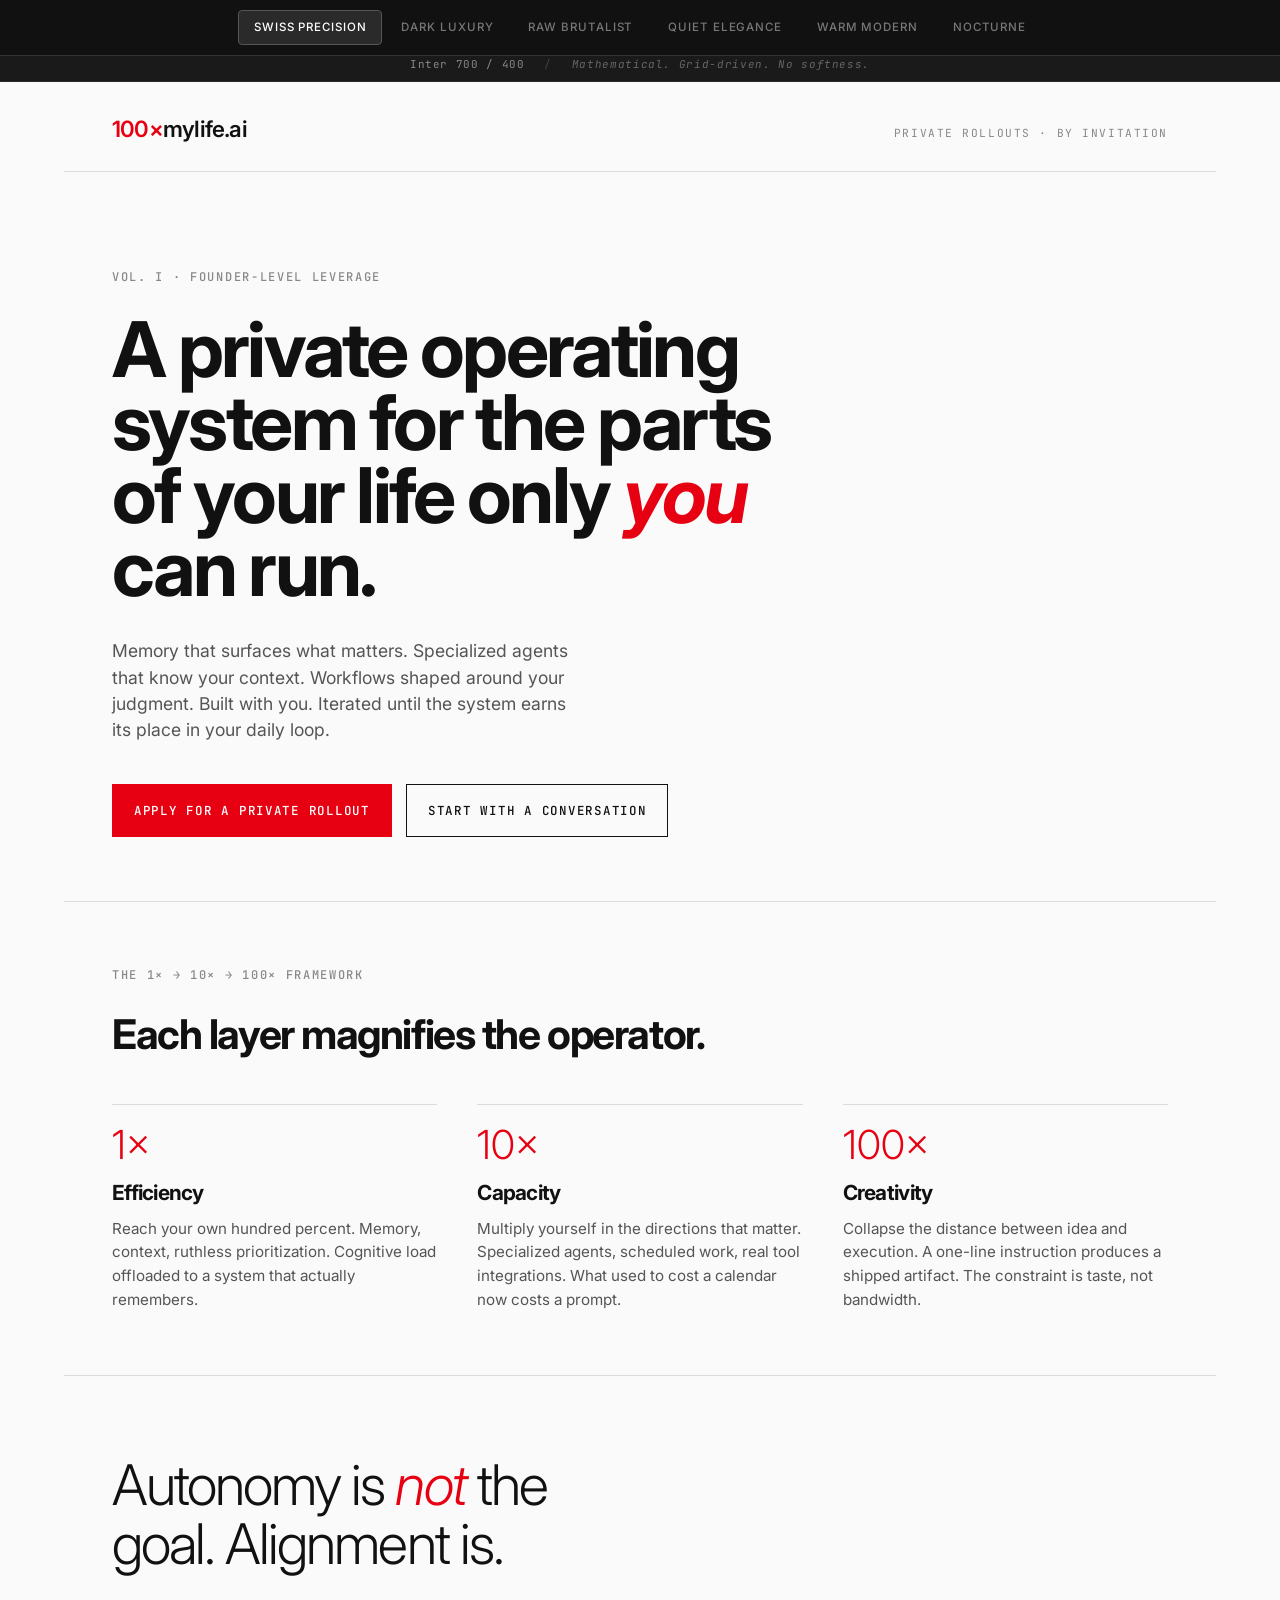
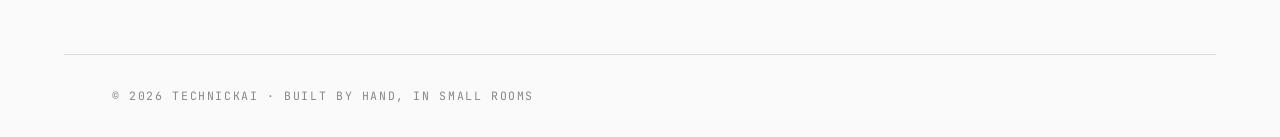
<file: designs/index.html>
<!doctype html>
<html lang="en">
  <head>
    <meta charset="utf-8" />
    <meta name="viewport" content="width=device-width, initial-scale=1" />
    <title>100xmylife.ai · Design Lab</title>
    <meta name="robots" content="noindex" />

    <link rel="preconnect" href="https://fonts.googleapis.com" />
    <link rel="preconnect" href="https://fonts.gstatic.com" crossorigin />
    <link
      href="https://fonts.googleapis.com/css2?family=Cormorant+Garamond:ital,wght@0,300;0,400;0,600;1,300;1,400&family=DM+Sans:ital,wght@0,300;0,400;0,500;0,600;1,300;1,400&family=Inter:wght@300;400;500;600;700&family=JetBrains+Mono:wght@400;500&family=Plus+Jakarta+Sans:wght@400;500;600;700&family=Source+Serif+4:opsz,wght@8..60,300;8..60,400;8..60,600&family=Space+Grotesk:wght@400;500;600;700&display=swap"
      rel="stylesheet"
    />

    <style>
      /* ================================================================
         Design Lab — 5 aesthetic directions for 100xmylife.ai
         Same content, radically different presentation.
         ================================================================ */

      /* Reset --------------------------------------------------------- */
      *,
      *::before,
      *::after {
        box-sizing: border-box;
      }
      html,
      body {
        margin: 0;
        padding: 0;
      }
      a {
        color: inherit;
        text-decoration: none;
      }
      button {
        font: inherit;
        cursor: pointer;
      }
      img,
      svg {
        display: block;
        max-width: 100%;
      }

      /* Theme picker (neutral, always visible) ----------------------- */
      .theme-picker {
        position: fixed;
        top: 0;
        left: 0;
        right: 0;
        z-index: 100;
        background: #111;
        display: flex;
        justify-content: center;
        align-items: center;
        gap: 0.25rem;
        padding: 0.65rem 1rem;
        border-bottom: 1px solid #333;
      }

      .theme-btn {
        background: transparent;
        color: #777;
        border: 1px solid transparent;
        padding: 0.45rem 0.9rem;
        font-family: "Inter", sans-serif;
        font-size: 0.72rem;
        font-weight: 500;
        letter-spacing: 0.08em;
        text-transform: uppercase;
        border-radius: 4px;
        transition: all 0.15s ease;
      }

      .theme-btn:hover {
        color: #ddd;
        border-color: #444;
      }

      .theme-btn.active {
        color: #fff;
        background: #2a2a2a;
        border-color: #555;
      }

      .theme-info {
        position: fixed;
        top: 3rem;
        left: 0;
        right: 0;
        z-index: 99;
        background: #1a1a1a;
        border-bottom: 1px solid #2a2a2a;
        padding: 0.5rem 1rem;
        text-align: center;
        font-family: "JetBrains Mono", monospace;
        font-size: 0.68rem;
        letter-spacing: 0.06em;
        color: #666;
        transition: opacity 0.2s ease;
      }

      .theme-info-fonts {
        display: inline;
        color: #888;
        margin: 0;
      }

      .theme-info-sep {
        color: #444;
        margin: 0 0.75rem;
      }

      .theme-info-mood {
        display: inline;
        color: #666;
        font-style: italic;
        margin: 0;
      }

      /* Content base ------------------------------------------------- */
      body {
        padding-top: 5.5rem;
        background: var(--bg);
        color: var(--text);
        font-family: var(--body-font);
        font-size: 1.0625rem;
        line-height: 1.55;
        transition:
          background 0.5s ease,
          color 0.5s ease;
        -webkit-text-size-adjust: 100%;
      }

      .preview {
        min-height: 100vh;
        overflow: hidden;
      }

      /* Header */
      .preview-header {
        max-width: var(--page-max, 72rem);
        margin: 0 auto;
        padding: 1.5rem clamp(1.25rem, 4vw, 3rem);
        display: flex;
        align-items: baseline;
        justify-content: space-between;
        gap: 2rem;
        border-bottom: 1px solid var(--rule, rgba(0, 0, 0, 0.1));
      }

      .preview-brand {
        font-family: var(--heading-font);
        font-weight: var(--brand-weight, 600);
        font-size: 1.4rem;
        letter-spacing: var(--heading-tracking, -0.02em);
      }

      .preview-brand-accent {
        color: var(--accent);
      }

      .preview-nav-meta {
        font-family: var(--mono-font, monospace);
        font-size: 0.7rem;
        letter-spacing: 0.14em;
        text-transform: uppercase;
        color: var(--text-faint);
      }

      /* Hero */
      .preview-hero {
        max-width: var(--page-max, 72rem);
        margin: 0 auto;
        padding: 6rem clamp(1.25rem, 4vw, 3rem) 4rem;
      }

      .preview-eyebrow {
        font-family: var(--mono-font, monospace);
        font-size: 0.75rem;
        font-weight: 500;
        letter-spacing: var(--eyebrow-tracking, 0.14em);
        text-transform: uppercase;
        color: var(--text-faint);
        margin: 0 0 1.75rem;
      }

      .preview-headline {
        font-family: var(--heading-font);
        font-weight: var(--heading-weight, 500);
        font-size: var(--headline-size, clamp(2.6rem, 6vw, 5.2rem));
        line-height: var(--headline-lh, 0.98);
        letter-spacing: var(--heading-tracking, -0.025em);
        margin: 0;
        max-width: var(--headline-max, 14ch);
      }

      .preview-headline em {
        font-style: italic;
        color: var(--accent);
      }

      .preview-subtext {
        font-size: clamp(1.1rem, 1.3vw, 1.35rem);
        line-height: 1.5;
        color: var(--text-dim);
        max-width: 42ch;
        margin: 2rem 0 2.5rem;
      }

      .preview-cta-row {
        display: flex;
        flex-wrap: wrap;
        gap: 0.9rem;
      }

      .preview-btn {
        font-family: var(--btn-font, var(--mono-font, monospace));
        font-size: 0.78rem;
        font-weight: var(--btn-weight, 500);
        letter-spacing: var(--btn-tracking, 0.14em);
        text-transform: uppercase;
        padding: 1rem 1.3rem;
        border: 1px solid var(--text);
        border-radius: var(--radius, 0);
        transition:
          transform 0.2s ease,
          background 0.2s ease,
          color 0.2s ease,
          opacity 0.2s ease;
        display: inline-flex;
        align-items: center;
      }

      .preview-btn-primary {
        background: var(--accent);
        border-color: var(--accent);
        color: var(--btn-primary-text, #fff);
      }

      .preview-btn-primary:hover {
        opacity: 0.85;
        transform: translateY(-1px);
      }

      .preview-btn-ghost {
        background: transparent;
        color: var(--text);
      }

      .preview-btn-ghost:hover {
        background: var(--text);
        color: var(--bg);
      }

      /* Features */
      .preview-features {
        max-width: var(--page-max, 72rem);
        margin: 0 auto;
        padding: 4rem clamp(1.25rem, 4vw, 3rem);
        border-top: 1px solid var(--rule);
      }

      .preview-section-heading {
        font-family: var(--heading-font);
        font-weight: var(--heading-weight, 500);
        font-size: clamp(1.8rem, 3.2vw, 2.8rem);
        line-height: 1.05;
        letter-spacing: var(--heading-tracking, -0.02em);
        margin: 0.5rem 0 3rem;
        max-width: 26ch;
      }

      .preview-feature-grid {
        display: grid;
        grid-template-columns: repeat(3, 1fr);
        gap: 2.5rem;
      }

      .preview-feature {
        border-top: var(--feature-rule, 1px solid var(--rule));
        padding-top: 1.25rem;
      }

      .preview-feature-num {
        font-family: var(--heading-font);
        font-size: var(--feature-num-size, 2.5rem);
        font-weight: var(--feature-num-weight, 300);
        color: var(--accent);
        line-height: 1;
        display: block;
        margin-bottom: 0.75rem;
      }

      .preview-feature h3 {
        font-family: var(--heading-font);
        font-weight: var(--heading-weight, 500);
        font-size: 1.3rem;
        margin: 0 0 0.5rem;
        letter-spacing: var(--heading-tracking, -0.01em);
      }

      .preview-feature p {
        font-size: 0.95rem;
        line-height: 1.55;
        color: var(--text-dim);
        margin: 0;
      }

      /* Quote */
      .preview-quote-section {
        max-width: var(--page-max, 72rem);
        margin: 0 auto;
        padding: 5rem clamp(1.25rem, 4vw, 3rem);
        border-top: 1px solid var(--rule);
      }

      .preview-quote {
        margin: 0;
      }

      .preview-quote p {
        font-family: var(--heading-font);
        font-weight: var(--quote-weight, 300);
        font-size: clamp(2rem, 4.5vw, 3.5rem);
        line-height: 1.05;
        letter-spacing: var(--heading-tracking, -0.025em);
        margin: 0;
        max-width: 16ch;
      }

      .preview-quote em {
        font-style: italic;
        color: var(--accent);
      }

      /* Footer */
      .preview-footer {
        max-width: var(--page-max, 72rem);
        margin: 0 auto;
        padding: 2rem clamp(1.25rem, 4vw, 3rem);
        border-top: 1px solid var(--rule);
      }

      .preview-footer p {
        font-family: var(--mono-font, monospace);
        font-size: 0.72rem;
        letter-spacing: 0.14em;
        text-transform: uppercase;
        color: var(--text-faint);
        margin: 0;
      }

      /* ================================================================
         THEME 1: SWISS PRECISION
         Inter. Grid. Red. Mathematical. No softness.
         ================================================================ */
      .theme-swiss {
        --bg: #fafafa;
        --text: #111;
        --text-dim: #555;
        --text-faint: #888;
        --accent: #e60012;
        --rule: rgba(0, 0, 0, 0.12);
        --heading-font: "Inter", sans-serif;
        --body-font: "Inter", sans-serif;
        --mono-font: "JetBrains Mono", monospace;
        --heading-weight: 700;
        --heading-tracking: -0.035em;
        --headline-lh: 0.95;
        --radius: 0;
        --page-max: 72rem;
      }

      /* ================================================================
         THEME 2: DARK LUXURY
         Cormorant Garamond. Gold on obsidian. Centered. Hushed.
         ================================================================ */
      .theme-dark {
        --bg: #0c0c0c;
        --text: #d4c5a9;
        --text-dim: #a89878;
        --text-faint: #6b6050;
        --accent: #c5a55a;
        --rule: rgba(197, 165, 90, 0.12);
        --heading-font: "Cormorant Garamond", serif;
        --body-font: "DM Sans", sans-serif;
        --mono-font: "JetBrains Mono", monospace;
        --heading-weight: 300;
        --heading-tracking: 0.01em;
        --headline-size: clamp(2.8rem, 6.5vw, 5.6rem);
        --headline-lh: 1.05;
        --headline-max: 18ch;
        --btn-primary-text: #0c0c0c;
        --radius: 0;
        --eyebrow-tracking: 0.25em;
        --quote-weight: 300;
        --feature-num-size: 3rem;
        --page-max: 64rem;
      }

      .theme-dark .preview-header {
        border-bottom-color: rgba(197, 165, 90, 0.1);
      }

      .theme-dark .preview-hero {
        padding-top: 8rem;
        padding-bottom: 5rem;
        text-align: center;
      }

      .theme-dark .preview-headline {
        max-width: 18ch;
        margin-inline: auto;
      }

      .theme-dark .preview-subtext {
        text-align: center;
        margin-inline: auto;
      }

      .theme-dark .preview-cta-row {
        justify-content: center;
      }

      .theme-dark .preview-eyebrow {
        text-align: center;
      }

      .theme-dark .preview-btn-ghost {
        border-color: var(--accent);
        color: var(--accent);
      }

      .theme-dark .preview-btn-ghost:hover {
        background: var(--accent);
        color: var(--bg);
      }

      .theme-dark .preview-section-heading {
        text-align: center;
        margin-inline: auto;
      }

      .theme-dark .preview-quote p {
        text-align: center;
        max-width: 20ch;
        margin-inline: auto;
      }

      .theme-dark .preview-feature-grid {
        gap: 3rem;
      }

      .theme-dark .preview-feature {
        text-align: center;
        border-top-color: rgba(197, 165, 90, 0.1);
      }

      /* ================================================================
         THEME 3: RAW BRUTALIST
         Space Grotesk. Orange. Oversized. Thick borders. Exposed.
         ================================================================ */
      .theme-brutalist {
        --bg: #f0f0e8;
        --text: #000;
        --text-dim: #333;
        --text-faint: #666;
        --accent: #ff4d00;
        --rule: #000;
        --heading-font: "Space Grotesk", sans-serif;
        --body-font: "Space Grotesk", sans-serif;
        --mono-font: "JetBrains Mono", monospace;
        --heading-weight: 700;
        --heading-tracking: -0.04em;
        --headline-size: clamp(3.2rem, 9vw, 7.5rem);
        --headline-lh: 0.88;
        --headline-max: 11ch;
        --radius: 0;
        --feature-rule: 3px solid #000;
        --feature-num-size: 4rem;
        --feature-num-weight: 700;
        --quote-weight: 700;
        --page-max: 80rem;
      }

      .theme-brutalist .preview-header {
        border-bottom: 3px solid #000;
      }

      .theme-brutalist .preview-brand {
        font-size: 1.8rem;
        font-weight: 700;
        text-transform: uppercase;
        letter-spacing: -0.04em;
      }

      .theme-brutalist .preview-hero {
        padding-top: 4rem;
        padding-bottom: 3rem;
      }

      .theme-brutalist .preview-eyebrow {
        font-family: var(--body-font);
        font-weight: 700;
        font-size: 0.85rem;
        letter-spacing: 0.02em;
        color: var(--accent);
      }

      .theme-brutalist .preview-btn {
        border-width: 2px;
        font-weight: 700;
        font-family: var(--body-font);
        letter-spacing: 0.02em;
        padding: 1.1rem 1.5rem;
      }

      .theme-brutalist .preview-btn-primary:hover {
        background: #000;
        border-color: #000;
        color: var(--accent);
      }

      .theme-brutalist .preview-features {
        border-top: 3px solid #000;
      }

      .theme-brutalist .preview-section-heading {
        font-size: clamp(2rem, 4vw, 3.5rem);
      }

      .theme-brutalist .preview-feature {
        padding-top: 1.5rem;
      }

      .theme-brutalist .preview-feature h3 {
        text-transform: uppercase;
        font-size: 1.1rem;
        letter-spacing: 0.02em;
      }

      .theme-brutalist .preview-quote-section {
        border-top: 3px solid #000;
      }

      .theme-brutalist .preview-quote p {
        font-size: clamp(2.5rem, 6vw, 5rem);
        max-width: 14ch;
        text-transform: uppercase;
        letter-spacing: -0.03em;
      }

      .theme-brutalist .preview-footer {
        border-top: 3px solid #000;
      }

      /* ================================================================
         THEME 4: QUIET ELEGANCE
         Source Serif 4 + DM Sans. Indigo. Asymmetric. Stillness.
         ================================================================ */
      .theme-wabi {
        --bg: #f7f5f0;
        --text: #2c2c2c;
        --text-dim: #5a5a5a;
        --text-faint: #8a8a8a;
        --accent: #3d4f7c;
        --rule: rgba(0, 0, 0, 0.06);
        --heading-font: "Source Serif 4", serif;
        --body-font: "DM Sans", sans-serif;
        --mono-font: "JetBrains Mono", monospace;
        --heading-weight: 400;
        --heading-tracking: -0.01em;
        --headline-size: clamp(2.2rem, 5vw, 4.2rem);
        --headline-lh: 1.1;
        --headline-max: 20ch;
        --radius: 0;
        --eyebrow-tracking: 0.22em;
        --quote-weight: 400;
        --feature-num-size: 2rem;
        --feature-num-weight: 400;
        --page-max: 60rem;
      }

      .theme-wabi .preview-header {
        border-bottom: none;
        padding-bottom: 2rem;
      }

      .theme-wabi .preview-brand {
        font-weight: 400;
        font-size: 1.2rem;
        letter-spacing: 0.01em;
      }

      .theme-wabi .preview-hero {
        padding: 8rem clamp(1.25rem, 4vw, 3rem) 6rem;
        padding-left: max(clamp(1.25rem, 4vw, 3rem), 10%);
      }

      .theme-wabi .preview-subtext {
        font-size: 1rem;
        font-weight: 300;
        max-width: 38ch;
      }

      .theme-wabi .preview-btn {
        font-family: var(--body-font);
        font-weight: 400;
        letter-spacing: 0.08em;
        font-size: 0.75rem;
        border-color: var(--text-faint);
        color: var(--text-dim);
      }

      .theme-wabi .preview-btn-primary {
        background: var(--accent);
        border-color: var(--accent);
        color: #f7f5f0;
      }

      .theme-wabi .preview-features {
        padding-left: max(clamp(1.25rem, 4vw, 3rem), 10%);
        border-top: none;
        padding-top: 0;
      }

      .theme-wabi .preview-feature-grid {
        gap: 4rem;
      }

      .theme-wabi .preview-feature {
        border-top: 1px solid rgba(0, 0, 0, 0.04);
        padding-top: 2rem;
      }

      .theme-wabi .preview-feature-num {
        color: var(--text-faint);
      }

      .theme-wabi .preview-feature h3 {
        font-weight: 400;
        font-size: 1.15rem;
      }

      .theme-wabi .preview-feature p {
        font-weight: 300;
        font-size: 0.9rem;
      }

      .theme-wabi .preview-quote-section {
        padding: 6rem clamp(1.25rem, 4vw, 3rem);
        padding-left: max(clamp(1.25rem, 4vw, 3rem), 10%);
        border-top: none;
      }

      .theme-wabi .preview-quote p {
        font-size: clamp(1.8rem, 3.8vw, 3rem);
        max-width: 22ch;
        line-height: 1.15;
      }

      .theme-wabi .preview-footer {
        border-top: none;
        padding-top: 4rem;
      }

      /* ================================================================
         THEME 5: WARM MODERN
         Plus Jakarta Sans. Terracotta. Rounded. Soft shadows. Friendly.
         ================================================================ */
      .theme-warm {
        --bg: #faf8f5;
        --text: #1a1614;
        --text-dim: #5c524a;
        --text-faint: #8a7e74;
        --accent: #c65d3e;
        --rule: rgba(0, 0, 0, 0.06);
        --heading-font: "Plus Jakarta Sans", sans-serif;
        --body-font: "Plus Jakarta Sans", sans-serif;
        --mono-font: "JetBrains Mono", monospace;
        --heading-weight: 700;
        --heading-tracking: -0.025em;
        --headline-size: clamp(2.6rem, 5.5vw, 4.8rem);
        --headline-lh: 1.04;
        --headline-max: 16ch;
        --radius: 12px;
        --btn-font: "Plus Jakarta Sans", sans-serif;
        --btn-weight: 600;
        --btn-tracking: 0.04em;
        --feature-rule: none;
        --feature-num-weight: 700;
        --page-max: 68rem;
      }

      .theme-warm .preview-header {
        border-bottom: none;
        padding: 1.25rem clamp(1.25rem, 4vw, 3rem);
      }

      .theme-warm .preview-brand {
        font-weight: 700;
      }

      .theme-warm .preview-hero {
        padding-top: 5rem;
      }

      .theme-warm .preview-eyebrow {
        font-family: var(--body-font);
        font-weight: 600;
        font-size: 0.8rem;
        letter-spacing: 0.06em;
        color: var(--accent);
      }

      .theme-warm .preview-btn {
        border-radius: 99px;
        font-family: var(--body-font);
        letter-spacing: 0.04em;
        font-weight: 600;
      }

      .theme-warm .preview-btn-primary:hover {
        transform: translateY(-2px);
        box-shadow: 0 8px 24px -8px rgba(198, 93, 62, 0.4);
      }

      .theme-warm .preview-btn-ghost {
        border-color: var(--rule);
        color: var(--text-dim);
      }

      .theme-warm .preview-features {
        border-top: none;
      }

      .theme-warm .preview-feature {
        background: rgba(0, 0, 0, 0.025);
        border-radius: 16px;
        padding: 2rem;
        border-top: none;
      }

      .theme-warm .preview-feature-num {
        font-size: 2rem;
      }

      .theme-warm .preview-quote-section {
        border-top: none;
        padding-top: 3rem;
        padding-bottom: 3rem;
      }

      .theme-warm .preview-quote {
        background: rgba(0, 0, 0, 0.025);
        border-radius: 24px;
        padding: 3rem clamp(2rem, 4vw, 4rem);
      }

      .theme-warm .preview-quote p {
        font-size: clamp(1.8rem, 4vw, 3.2rem);
        max-width: 18ch;
      }

      .theme-warm .preview-section-heading {
        margin-bottom: 2rem;
      }

      .theme-warm .preview-footer {
        border-top: none;
        padding-top: 1rem;
      }

      /* ================================================================
         THEME 6: NOCTURNE
         Dark Luxury palette + Quiet Elegance layout.
         Cormorant Garamond 400 + DM Sans 400 on obsidian.
         Asymmetric. Literary. A private study at night.
         ================================================================ */
      .theme-nocturne {
        --bg: #0c0c0c;
        --text: #c8b898;
        --text-dim: #9a8b72;
        --text-faint: #5e5445;
        --accent: #c5a55a;
        --rule: rgba(197, 165, 90, 0.08);
        --heading-font: "Cormorant Garamond", serif;
        --body-font: "DM Sans", sans-serif;
        --mono-font: "JetBrains Mono", monospace;
        --heading-weight: 400;
        --heading-tracking: 0.005em;
        --headline-size: clamp(2.4rem, 5.5vw, 4.5rem);
        --headline-lh: 1.08;
        --headline-max: 18ch;
        --radius: 0;
        --eyebrow-tracking: 0.22em;
        --quote-weight: 300;
        --feature-num-size: 2.2rem;
        --feature-num-weight: 300;
        --page-max: 62rem;
        --btn-primary-text: #0c0c0c;
      }

      .theme-nocturne .preview-header {
        border-bottom: none;
        padding-bottom: 2.5rem;
      }

      .theme-nocturne .preview-brand {
        font-weight: 400;
        font-size: 1.25rem;
        letter-spacing: 0.01em;
      }

      .theme-nocturne .preview-hero {
        padding: 7rem clamp(1.25rem, 4vw, 3rem) 6rem;
        padding-left: max(clamp(1.25rem, 4vw, 3rem), 12%);
      }

      .theme-nocturne .preview-subtext {
        font-weight: 400;
        font-size: 1rem;
        max-width: 36ch;
      }

      .theme-nocturne .preview-eyebrow {
        letter-spacing: 0.22em;
      }

      .theme-nocturne .preview-btn {
        font-family: var(--body-font);
        font-weight: 400;
        letter-spacing: 0.1em;
        font-size: 0.72rem;
        border-color: rgba(197, 165, 90, 0.25);
        color: var(--text-dim);
      }

      .theme-nocturne .preview-btn-primary {
        background: var(--accent);
        border-color: var(--accent);
        color: var(--bg);
      }

      .theme-nocturne .preview-btn-primary:hover {
        opacity: 0.85;
      }

      .theme-nocturne .preview-btn-ghost:hover {
        background: var(--accent);
        color: var(--bg);
        border-color: var(--accent);
      }

      .theme-nocturne .preview-features {
        padding-left: max(clamp(1.25rem, 4vw, 3rem), 12%);
        border-top: none;
        padding-top: 0;
      }

      .theme-nocturne .preview-section-heading {
        margin-bottom: 3.5rem;
      }

      .theme-nocturne .preview-feature-grid {
        gap: 4rem;
      }

      .theme-nocturne .preview-feature {
        border-top: 1px solid rgba(197, 165, 90, 0.06);
        padding-top: 2rem;
      }

      .theme-nocturne .preview-feature-num {
        color: var(--accent);
        font-weight: 300;
      }

      .theme-nocturne .preview-feature h3 {
        font-weight: 400;
        font-size: 1.15rem;
        color: var(--text);
      }

      .theme-nocturne .preview-feature p {
        font-weight: 400;
        font-size: 0.92rem;
      }

      .theme-nocturne .preview-quote-section {
        padding: 6rem clamp(1.25rem, 4vw, 3rem);
        padding-left: max(clamp(1.25rem, 4vw, 3rem), 12%);
        border-top: none;
      }

      .theme-nocturne .preview-quote p {
        font-weight: 300;
        font-size: clamp(2rem, 4vw, 3.2rem);
        max-width: 20ch;
        line-height: 1.12;
      }

      .theme-nocturne .preview-footer {
        border-top: 1px solid rgba(197, 165, 90, 0.06);
        padding-top: 2rem;
      }

      /* Responsive ----------------------------------------------------- */
      @media (max-width: 960px) {
        .preview-feature-grid {
          grid-template-columns: 1fr;
          gap: 2rem;
        }

        .theme-wabi .preview-hero,
        .theme-wabi .preview-features,
        .theme-wabi .preview-quote-section,
        .theme-nocturne .preview-hero,
        .theme-nocturne .preview-features,
        .theme-nocturne .preview-quote-section {
          padding-left: clamp(1.25rem, 4vw, 3rem);
        }
      }

      @media (max-width: 640px) {
        .theme-picker {
          flex-wrap: wrap;
          gap: 0.2rem;
        }

        .theme-btn {
          font-size: 0.62rem;
          padding: 0.35rem 0.55rem;
        }

        .theme-info {
          top: auto;
          position: relative;
          background: #1a1a1a;
        }

        body {
          padding-top: 3.5rem;
        }

        .preview-header {
          flex-direction: column;
          align-items: flex-start;
          gap: 0.5rem;
        }

        .preview-cta-row {
          flex-direction: column;
        }

        .preview-btn {
          text-align: center;
          justify-content: center;
        }
      }

      /* Reduced motion ------------------------------------------------ */
      @media (prefers-reduced-motion: reduce) {
        * {
          transition: none !important;
        }
      }
    </style>
  </head>

  <body class="theme-swiss">
    <nav class="theme-picker">
      <button class="theme-btn active" data-theme="swiss">
        Swiss Precision
      </button>
      <button class="theme-btn" data-theme="dark">Dark Luxury</button>
      <button class="theme-btn" data-theme="brutalist">Raw Brutalist</button>
      <button class="theme-btn" data-theme="wabi">Quiet Elegance</button>
      <button class="theme-btn" data-theme="warm">Warm Modern</button>
      <button class="theme-btn" data-theme="nocturne">Nocturne</button>
    </nav>

    <div class="theme-info">
      <span class="theme-info-fonts" id="theme-fonts">Inter 700 / 400</span>
      <span class="theme-info-sep">/</span>
      <span class="theme-info-mood" id="theme-mood"
        >Mathematical. Grid-driven. No softness.</span
      >
    </div>

    <div class="preview">
      <header class="preview-header">
        <span class="preview-brand"
          ><span class="preview-brand-accent">100×</span>mylife.ai</span
        >
        <span class="preview-nav-meta">private rollouts · by invitation</span>
      </header>

      <section class="preview-hero">
        <p class="preview-eyebrow">Vol. I · Founder-level leverage</p>
        <h1 class="preview-headline">
          A private operating system for the parts of your life only
          <em>you</em> can run.
        </h1>
        <p class="preview-subtext">
          Memory that surfaces what matters. Specialized agents that know your
          context. Workflows shaped around your judgment. Built with you.
          Iterated until the system earns its place in your daily loop.
        </p>
        <div class="preview-cta-row">
          <a class="preview-btn preview-btn-primary" href="#">
            Apply for a private rollout
          </a>
          <a class="preview-btn preview-btn-ghost" href="#">
            Start with a conversation
          </a>
        </div>
      </section>

      <section class="preview-features">
        <p class="preview-eyebrow">The 1× → 10× → 100× framework</p>
        <h2 class="preview-section-heading">
          Each layer magnifies the operator.
        </h2>
        <div class="preview-feature-grid">
          <div class="preview-feature">
            <span class="preview-feature-num">1×</span>
            <h3>Efficiency</h3>
            <p>
              Reach your own hundred percent. Memory, context, ruthless
              prioritization. Cognitive load offloaded to a system that actually
              remembers.
            </p>
          </div>
          <div class="preview-feature">
            <span class="preview-feature-num">10×</span>
            <h3>Capacity</h3>
            <p>
              Multiply yourself in the directions that matter. Specialized
              agents, scheduled work, real tool integrations. What used to cost
              a calendar now costs a prompt.
            </p>
          </div>
          <div class="preview-feature">
            <span class="preview-feature-num">100×</span>
            <h3>Creativity</h3>
            <p>
              Collapse the distance between idea and execution. A one-line
              instruction produces a shipped artifact. The constraint is taste,
              not bandwidth.
            </p>
          </div>
        </div>
      </section>

      <section class="preview-quote-section">
        <blockquote class="preview-quote">
          <p>Autonomy is <em>not</em> the goal. Alignment is.</p>
        </blockquote>
      </section>

      <footer class="preview-footer">
        <p>© 2026 TechNickAI · built by hand, in small rooms</p>
      </footer>
    </div>

    <script>
      (function () {
        "use strict";

        var info = {
          swiss: {
            fonts: "Inter 700 / 400",
            mood: "Mathematical. Grid-driven. No softness.",
          },
          dark: {
            fonts: "Cormorant Garamond 300 + DM Sans",
            mood: "Private vault. Champagne on obsidian.",
          },
          brutalist: {
            fonts: "Space Grotesk 700 / 400",
            mood: "Raw. Oversized. Anti-template.",
          },
          wabi: {
            fonts: "Source Serif 4 + DM Sans 300",
            mood: "Stillness. Negative space. Refined asymmetry.",
          },
          warm: {
            fonts: "Plus Jakarta Sans 700 / 400",
            mood: "Apple meets Aesop. Friendly luxury.",
          },
          nocturne: {
            fonts: "Cormorant Garamond 400 + DM Sans 400",
            mood: "Dark luxury meets literary restraint. A private study at night.",
          },
        };

        var fontsEl = document.getElementById("theme-fonts");
        var moodEl = document.getElementById("theme-mood");

        document.querySelectorAll(".theme-btn").forEach(function (btn) {
          btn.addEventListener("click", function () {
            var theme = btn.dataset.theme;
            document.body.className = "theme-" + theme;
            document.querySelectorAll(".theme-btn").forEach(function (b) {
              b.classList.remove("active");
            });
            btn.classList.add("active");

            fontsEl.textContent = info[theme].fonts;
            moodEl.textContent = info[theme].mood;

            window.scrollTo({ top: 0, behavior: "smooth" });
          });
        });
      })();
    </script>
  </body>
</html>
</file>
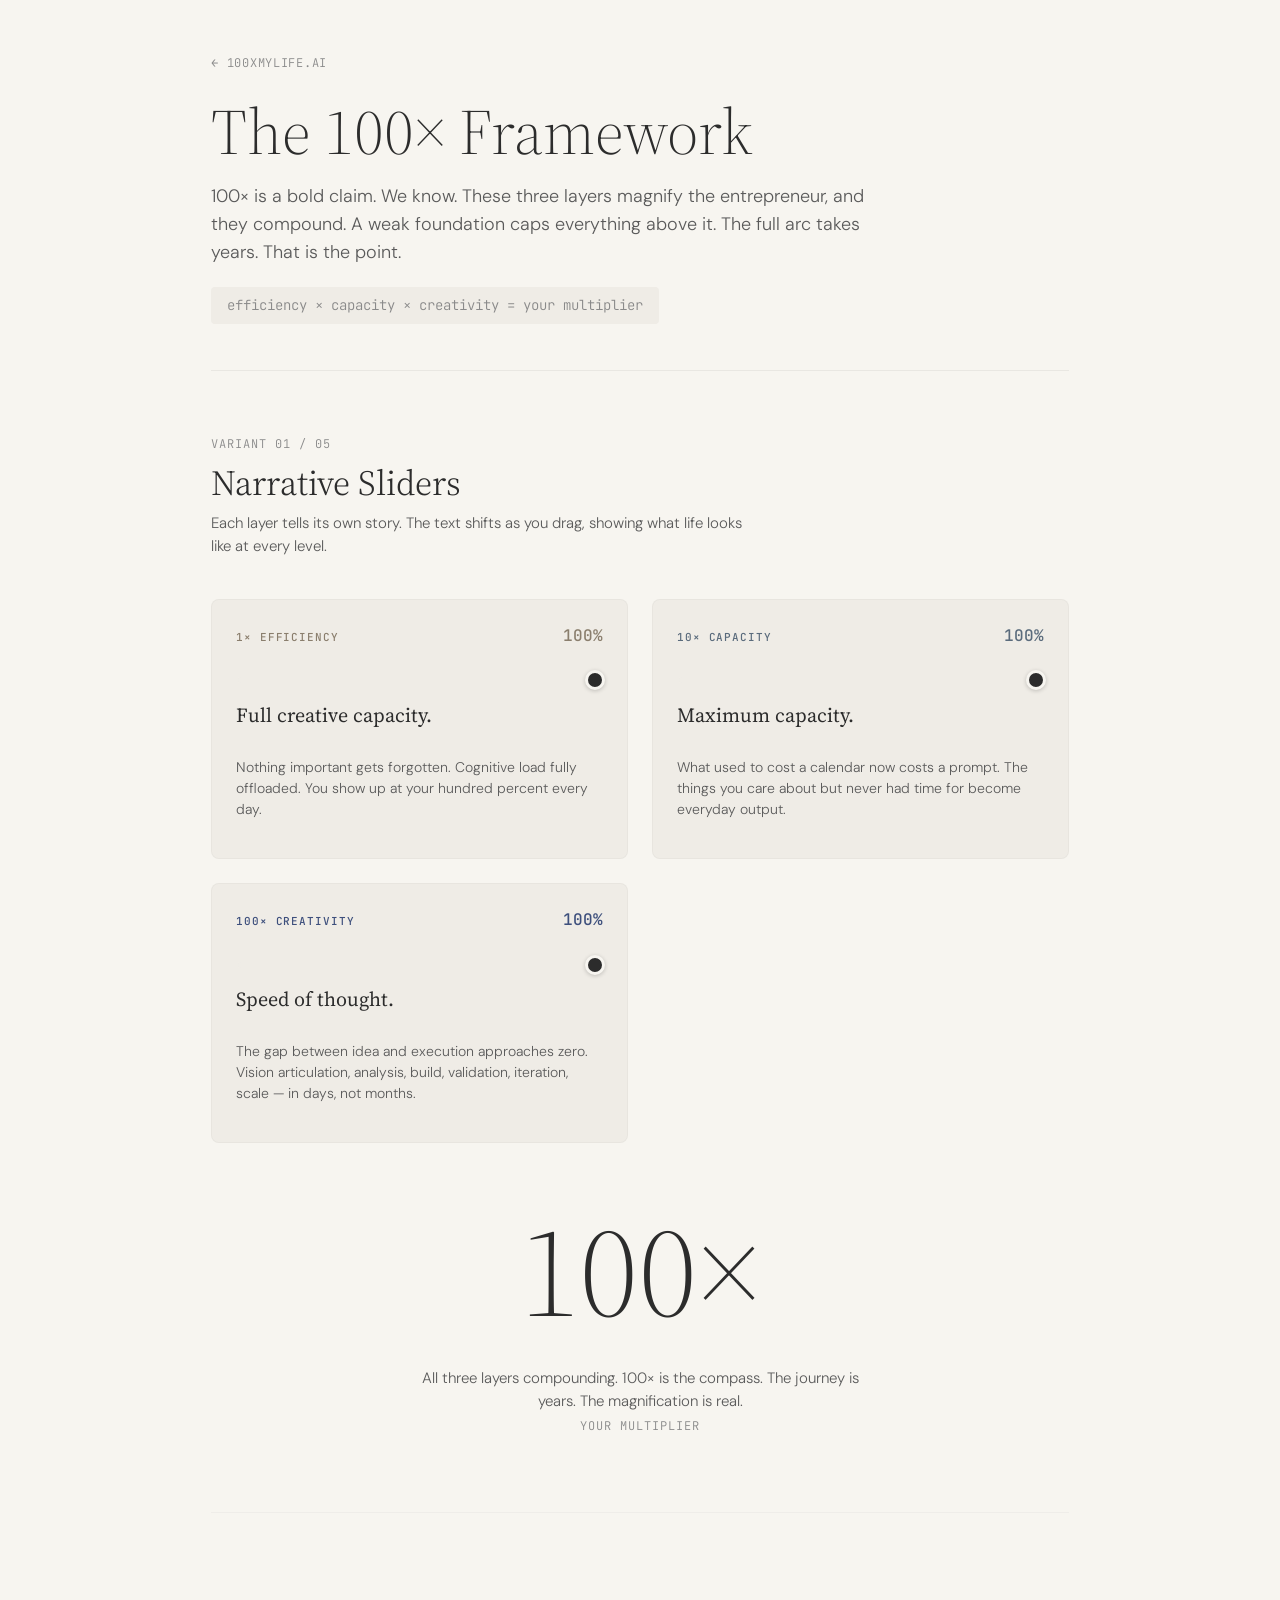
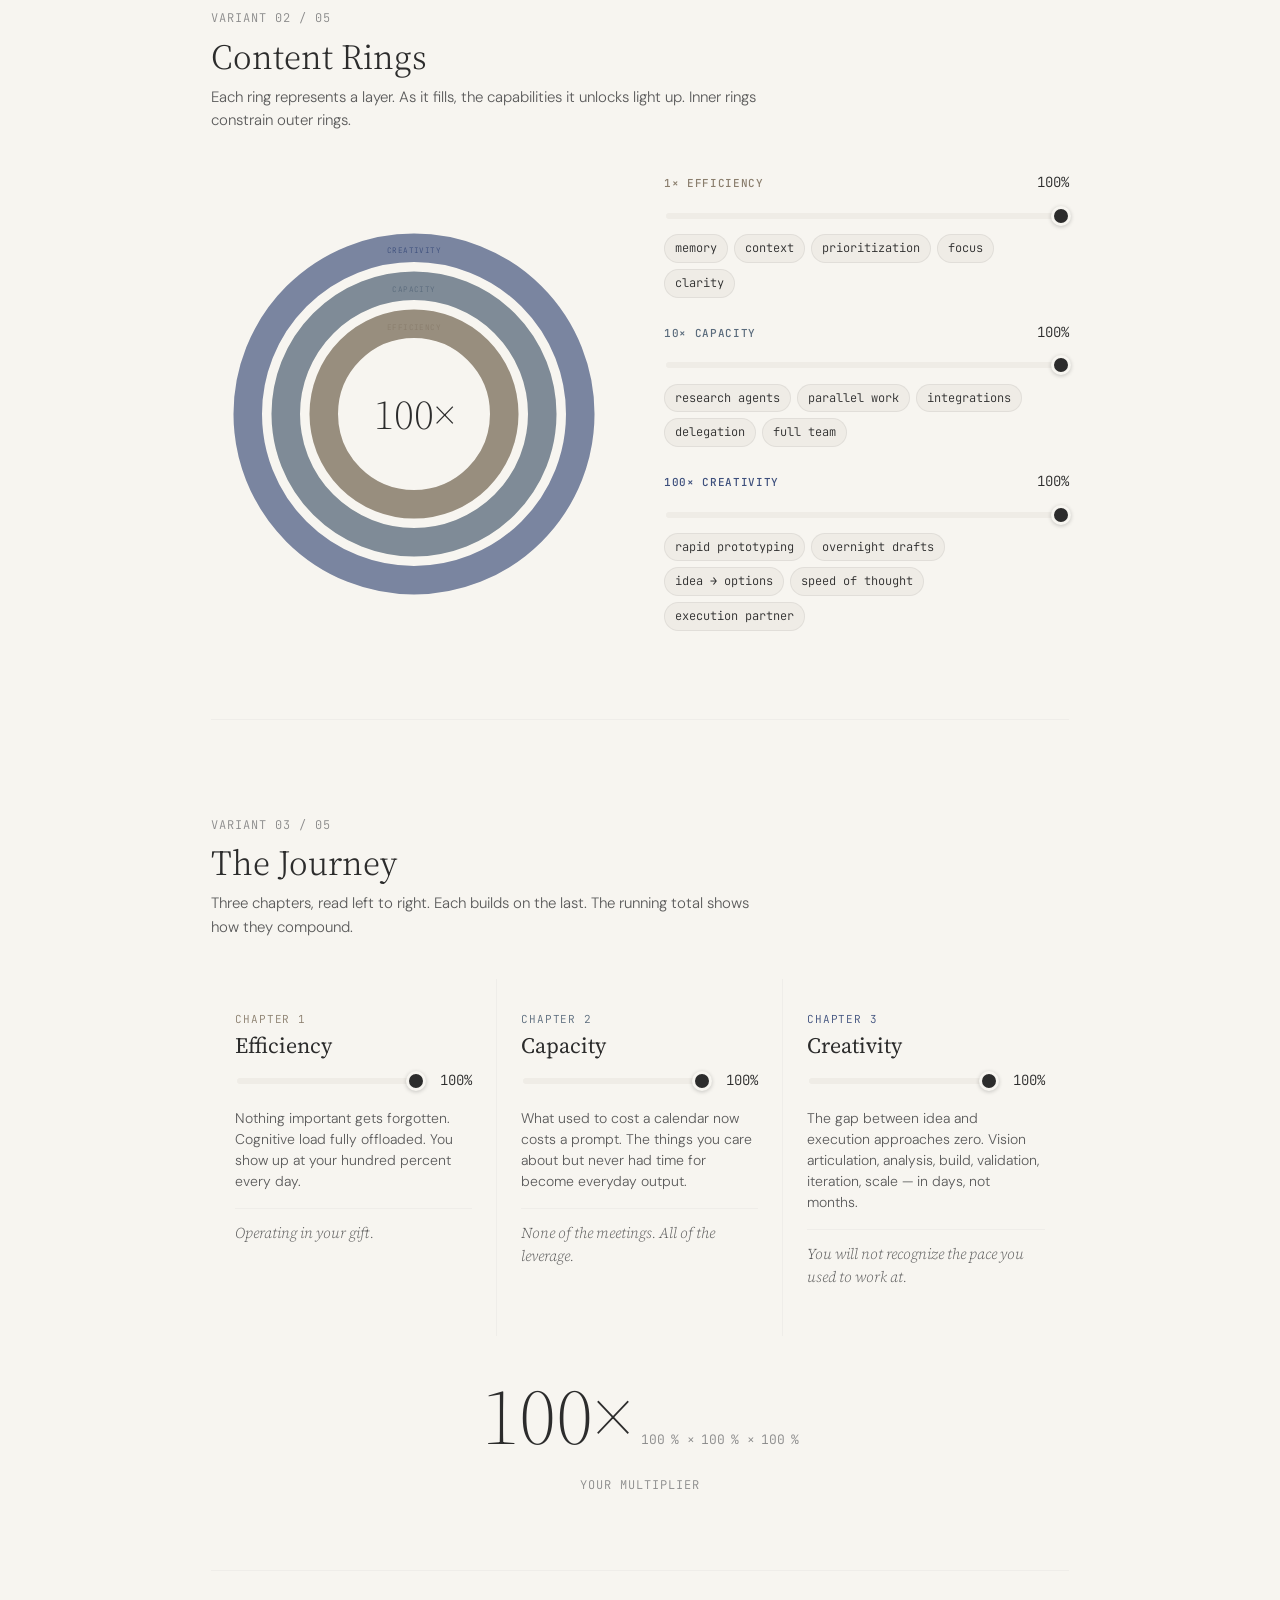
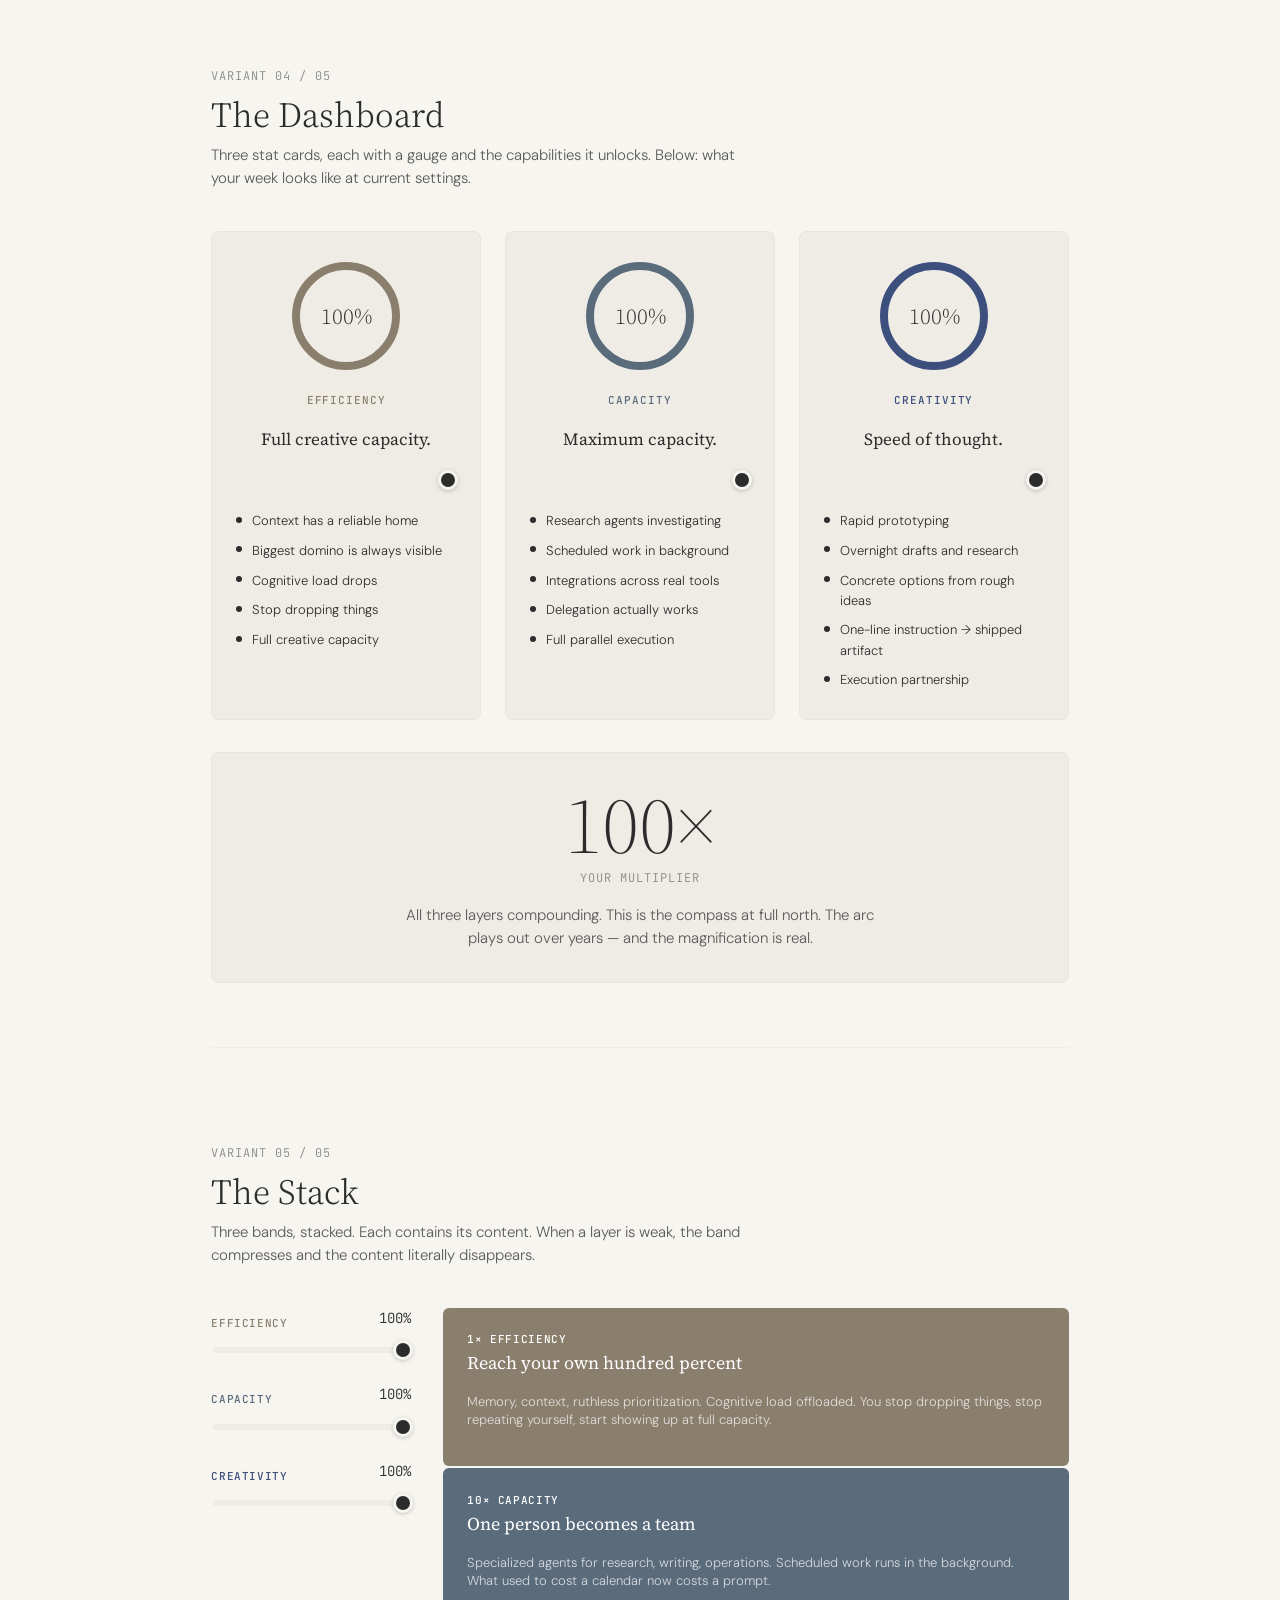
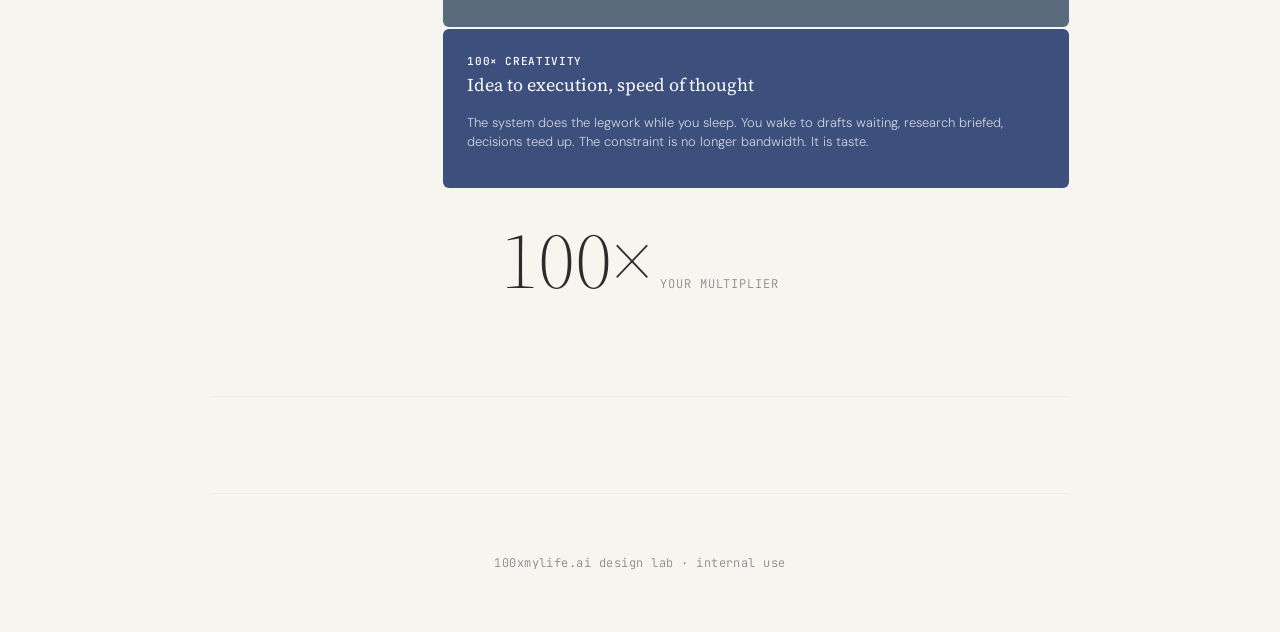
<file: lab/index.html>
<!doctype html>
<html lang="en">
  <head>
    <meta charset="utf-8" />
    <meta name="viewport" content="width=device-width, initial-scale=1" />
    <title>Design Lab: The 100x Framework</title>
    <meta name="robots" content="noindex,nofollow" />
    <link rel="preconnect" href="https://fonts.googleapis.com" />
    <link rel="preconnect" href="https://fonts.gstatic.com" crossorigin />
    <link
      href="https://fonts.googleapis.com/css2?family=Source+Serif+4:opsz,wght@8..60,300;8..60,400;8..60,600&family=DM+Sans:ital,wght@0,300;0,400;0,500;1,300;1,400&family=JetBrains+Mono:wght@400;500&display=swap"
      rel="stylesheet"
    />
    <style>
      :root {
        --paper: #f7f5f0;
        --paper-soft: #efece6;
        --ink: #2c2c2c;
        --ink-dim: #5a5a5a;
        --ink-faint: #8a8a8a;
        --accent: #3d4f7c;
        --accent-deep: #2a3557;
        --rule: rgba(0, 0, 0, 0.06);
        --rule-soft: rgba(0, 0, 0, 0.03);
        --display: "Source Serif 4", Georgia, serif;
        --body: "DM Sans", -apple-system, system-ui, sans-serif;
        --mono: "JetBrains Mono", ui-monospace, "SF Mono", Menlo, monospace;
        --page-gutter: clamp(1.25rem, 4vw, 3.5rem);
        --page-max: 60rem;
        --color-1x: #8a7e6d;
        --color-10x: #5a6b7c;
        --color-100x: #3d4f7c;
      }

      *,
      *::before,
      *::after {
        box-sizing: border-box;
      }
      html,
      body {
        margin: 0;
        padding: 0;
      }
      html {
        background: var(--paper);
        color: var(--ink);
      }
      body {
        font-family: var(--body);
        font-size: 1.0625rem;
        font-weight: 300;
        line-height: 1.55;
        background: var(--paper);
        min-height: 100vh;
        overflow-x: hidden;
      }
      .page {
        max-width: var(--page-max);
        margin: 0 auto;
        padding: 0 var(--page-gutter);
      }

      /* ── Header ──────────────────────────────────────────────── */
      .lab-header {
        padding: 3rem 0 2rem;
        border-bottom: 1px solid var(--rule);
        margin-bottom: 4rem;
      }
      .back {
        font-family: var(--mono);
        font-size: 0.75rem;
        letter-spacing: 0.06em;
        text-transform: uppercase;
        color: var(--ink-faint);
        text-decoration: none;
        display: inline-block;
        margin-bottom: 1.5rem;
      }
      .back:hover {
        color: var(--accent);
      }
      .lab-header h1 {
        font-family: var(--display);
        font-size: clamp(2.2rem, 5vw, 4rem);
        font-weight: 300;
        line-height: 1.1;
        margin: 0 0 1rem;
      }
      .lab-header .subtitle {
        font-size: 1.125rem;
        color: var(--ink-dim);
        max-width: 55ch;
        margin: 0;
      }
      .lab-header .formula {
        font-family: var(--mono);
        font-size: 0.875rem;
        color: var(--ink-faint);
        margin-top: 1.25rem;
        background: var(--paper-soft);
        display: inline-block;
        padding: 0.5rem 1rem;
        border-radius: 4px;
      }

      /* ── Variant wrapper ─────────────────────────────────────── */
      .variant {
        margin-bottom: 6rem;
        padding-bottom: 4rem;
        border-bottom: 1px solid var(--rule-soft);
      }
      .variant:last-child {
        border-bottom: none;
      }
      .variant-number {
        font-family: var(--mono);
        font-size: 0.75rem;
        letter-spacing: 0.08em;
        text-transform: uppercase;
        color: var(--ink-faint);
        margin: 0 0 0.5rem;
      }
      .variant-name {
        font-family: var(--display);
        font-size: clamp(1.5rem, 3vw, 2.2rem);
        font-weight: 350;
        margin: 0 0 0.5rem;
        line-height: 1.2;
      }
      .variant-desc {
        color: var(--ink-dim);
        max-width: 55ch;
        margin: 0 0 2.5rem;
        font-size: 0.9375rem;
      }

      /* ── Shared slider ───────────────────────────────────────── */
      input[type="range"] {
        -webkit-appearance: none;
        appearance: none;
        width: 100%;
        height: 6px;
        background: var(--paper-soft);
        border-radius: 3px;
        outline: none;
        cursor: pointer;
      }
      input[type="range"]::-webkit-slider-thumb {
        -webkit-appearance: none;
        appearance: none;
        width: 20px;
        height: 20px;
        border-radius: 50%;
        background: var(--ink);
        cursor: pointer;
        border: 3px solid var(--paper);
        box-shadow: 0 1px 4px rgba(0, 0, 0, 0.2);
        transition: transform 0.15s ease;
      }
      input[type="range"]::-webkit-slider-thumb:hover {
        transform: scale(1.15);
      }
      input[type="range"]::-moz-range-thumb {
        width: 20px;
        height: 20px;
        border-radius: 50%;
        background: var(--ink);
        cursor: pointer;
        border: 3px solid var(--paper);
        box-shadow: 0 1px 4px rgba(0, 0, 0, 0.2);
      }

      /* ── Result number ───────────────────────────────────────── */
      .result-big {
        font-family: var(--display);
        font-weight: 300;
        text-align: center;
        transition: color 0.3s ease;
      }
      .result-label {
        font-family: var(--mono);
        font-size: 0.75rem;
        letter-spacing: 0.08em;
        text-transform: uppercase;
        color: var(--ink-faint);
        text-align: center;
        margin-top: 0.25rem;
      }

      /* ══════════════════════════════════════════════════════════ */
      /* VARIANT 1: NARRATIVE SLIDERS                              */
      /* ══════════════════════════════════════════════════════════ */
      .v1-cards {
        display: grid;
        grid-template-columns: repeat(auto-fit, minmax(280px, 1fr));
        gap: 1.5rem;
        margin-bottom: 2rem;
      }
      .v1-card {
        background: var(--paper-soft);
        border-radius: 8px;
        padding: 1.5rem;
        border: 1px solid var(--rule-soft);
        transition: border-color 0.3s ease;
      }
      .v1-card-header {
        display: flex;
        justify-content: space-between;
        align-items: baseline;
        margin-bottom: 0.75rem;
      }
      .v1-layer-name {
        font-family: var(--mono);
        font-size: 0.6875rem;
        letter-spacing: 0.08em;
        text-transform: uppercase;
        font-weight: 500;
      }
      .v1-pct {
        font-family: var(--mono);
        font-size: 1rem;
        font-weight: 500;
      }
      .v1-card-heading {
        font-family: var(--display);
        font-size: 1.25rem;
        font-weight: 400;
        margin: 0.75rem 0 0.5rem;
        line-height: 1.25;
        min-height: 2em;
        transition: opacity 0.3s ease;
      }
      .v1-card-body {
        font-size: 0.875rem;
        color: var(--ink-dim);
        line-height: 1.5;
        min-height: 4.5em;
        transition: opacity 0.3s ease;
      }
      .v1-card-slider {
        margin-top: 1rem;
      }
      .v1-multiplier {
        font-size: clamp(4rem, 10vw, 8rem);
        line-height: 1;
        padding: 2rem 0;
      }
      .v1-insight {
        font-family: var(--body);
        font-size: 0.9375rem;
        color: var(--ink-dim);
        text-align: center;
        min-height: 1.5em;
        max-width: 45ch;
        margin: 0 auto;
      }

      /* ══════════════════════════════════════════════════════════ */
      /* VARIANT 2: CONTENT RINGS                                  */
      /* ══════════════════════════════════════════════════════════ */
      .v2-layout {
        display: grid;
        grid-template-columns: 1fr 1fr;
        gap: 3rem;
        align-items: center;
      }
      @media (max-width: 768px) {
        .v2-layout {
          grid-template-columns: 1fr;
        }
      }
      .v2-svg-wrap {
        display: flex;
        justify-content: center;
      }
      .v2-svg-wrap svg {
        width: 100%;
        max-width: 380px;
        height: auto;
      }
      .v2-ring-label {
        font-family: var(--mono);
        font-size: 8px;
        letter-spacing: 0.06em;
        text-transform: uppercase;
      }
      .v2-center-text {
        font-family: var(--display);
        font-weight: 300;
      }
      .v2-panel {
      }
      .v2-layer-block {
        margin-bottom: 1.5rem;
      }
      .v2-layer-header {
        display: flex;
        justify-content: space-between;
        align-items: baseline;
        margin-bottom: 0.375rem;
      }
      .v2-layer-title {
        font-family: var(--mono);
        font-size: 0.6875rem;
        letter-spacing: 0.06em;
        text-transform: uppercase;
        font-weight: 500;
      }
      .v2-layer-pct {
        font-family: var(--mono);
        font-size: 0.875rem;
      }
      .v2-layer-indicators {
        display: flex;
        flex-wrap: wrap;
        gap: 0.375rem;
        margin-top: 0.5rem;
      }
      .v2-indicator {
        font-size: 0.75rem;
        font-family: var(--mono);
        padding: 0.25rem 0.625rem;
        border-radius: 100px;
        background: var(--paper);
        border: 1px solid var(--rule-soft);
        color: var(--ink-faint);
        transition: all 0.3s ease;
      }
      .v2-indicator.active {
        color: var(--ink);
        border-color: var(--rule);
        background: var(--paper-soft);
      }

      /* ══════════════════════════════════════════════════════════ */
      /* VARIANT 3: THE JOURNEY                                    */
      /* ══════════════════════════════════════════════════════════ */
      .v3-chapters {
        display: grid;
        grid-template-columns: repeat(3, 1fr);
        gap: 0;
        position: relative;
      }
      @media (max-width: 768px) {
        .v3-chapters {
          grid-template-columns: 1fr;
        }
      }
      .v3-chapter {
        padding: 2rem 1.5rem;
        position: relative;
        border-right: 1px solid var(--rule-soft);
        transition: background 0.3s ease;
      }
      .v3-chapter:last-child {
        border-right: none;
      }
      @media (max-width: 768px) {
        .v3-chapter {
          border-right: none;
          border-bottom: 1px solid var(--rule-soft);
        }
        .v3-chapter:last-child {
          border-bottom: none;
        }
      }
      .v3-chapter-eyebrow {
        font-family: var(--mono);
        font-size: 0.6875rem;
        letter-spacing: 0.08em;
        text-transform: uppercase;
        margin: 0 0 0.25rem;
      }
      .v3-chapter-heading {
        font-family: var(--display);
        font-size: 1.375rem;
        font-weight: 400;
        margin: 0 0 0.75rem;
        line-height: 1.2;
      }
      .v3-slider-row {
        display: flex;
        align-items: center;
        gap: 0.75rem;
        margin-bottom: 1rem;
      }
      .v3-slider-row input {
        flex: 1;
      }
      .v3-slider-pct {
        font-family: var(--mono);
        font-size: 0.875rem;
        min-width: 3.5ch;
        text-align: right;
      }
      .v3-chapter-text {
        font-size: 0.875rem;
        color: var(--ink-dim);
        line-height: 1.5;
        min-height: 4em;
        transition: opacity 0.3s ease;
      }
      .v3-chapter-felt {
        font-family: var(--display);
        font-style: italic;
        font-size: 0.9375rem;
        color: var(--ink-dim);
        margin-top: 1rem;
        padding-top: 0.75rem;
        border-top: 1px solid var(--rule-soft);
        min-height: 2em;
        transition: opacity 0.3s ease;
      }
      .v3-running-total {
        display: flex;
        justify-content: center;
        align-items: baseline;
        gap: 0.5rem;
        padding: 2.5rem 0 1rem;
        font-family: var(--display);
      }
      .v3-total-number {
        font-size: clamp(3rem, 8vw, 5rem);
        font-weight: 300;
        line-height: 1;
        transition: color 0.3s ease;
      }
      .v3-total-eq {
        font-family: var(--mono);
        font-size: 0.8125rem;
        color: var(--ink-faint);
        display: flex;
        align-items: center;
        gap: 0.375rem;
      }

      /* ══════════════════════════════════════════════════════════ */
      /* VARIANT 4: THE DASHBOARD                                  */
      /* ══════════════════════════════════════════════════════════ */
      .v4-stats {
        display: grid;
        grid-template-columns: repeat(auto-fit, minmax(260px, 1fr));
        gap: 1.5rem;
        margin-bottom: 2rem;
      }
      .v4-stat-card {
        background: var(--paper-soft);
        border-radius: 8px;
        padding: 1.5rem;
        border: 1px solid var(--rule-soft);
        text-align: center;
      }
      .v4-gauge-wrap {
        position: relative;
        width: 120px;
        height: 120px;
        margin: 0 auto 1rem;
      }
      .v4-gauge-wrap svg {
        width: 100%;
        height: 100%;
      }
      .v4-gauge-bg {
        fill: none;
        stroke: var(--paper);
        stroke-width: 8;
      }
      .v4-gauge-fill {
        fill: none;
        stroke-width: 8;
        stroke-linecap: round;
        transition: stroke-dashoffset 0.4s ease;
      }
      .v4-gauge-text {
        font-family: var(--display);
        font-weight: 300;
        dominant-baseline: central;
        text-anchor: middle;
      }
      .v4-stat-name {
        font-family: var(--mono);
        font-size: 0.6875rem;
        letter-spacing: 0.08em;
        text-transform: uppercase;
        font-weight: 500;
        margin-bottom: 0.5rem;
      }
      .v4-stat-tagline {
        font-family: var(--display);
        font-size: 1.0625rem;
        font-weight: 400;
        min-height: 1.5em;
        margin-bottom: 0.75rem;
      }
      .v4-stat-slider {
        margin-bottom: 1rem;
      }
      .v4-bullets {
        list-style: none;
        padding: 0;
        margin: 0;
        text-align: left;
      }
      .v4-bullets li {
        font-size: 0.8125rem;
        padding: 0.3rem 0;
        color: var(--ink-faint);
        transition:
          color 0.3s ease,
          opacity 0.3s ease;
        position: relative;
        padding-left: 1rem;
      }
      .v4-bullets li::before {
        content: "";
        position: absolute;
        left: 0;
        top: 0.65rem;
        width: 6px;
        height: 6px;
        border-radius: 50%;
        background: var(--rule-soft);
        transition: background 0.3s ease;
      }
      .v4-bullets li.active {
        color: var(--ink);
      }
      .v4-bullets li.active::before {
        background: currentColor;
      }
      .v4-output-box {
        background: var(--paper-soft);
        border-radius: 8px;
        padding: 2rem;
        border: 1px solid var(--rule-soft);
        text-align: center;
      }
      .v4-output-number {
        font-family: var(--display);
        font-size: clamp(3rem, 8vw, 5rem);
        font-weight: 300;
        line-height: 1;
        transition: color 0.3s ease;
      }
      .v4-output-narrative {
        font-size: 0.9375rem;
        color: var(--ink-dim);
        max-width: 50ch;
        margin: 1rem auto 0;
        min-height: 3em;
        transition: opacity 0.3s ease;
      }

      /* ══════════════════════════════════════════════════════════ */
      /* VARIANT 5: THE STACK                                      */
      /* ══════════════════════════════════════════════════════════ */
      .v5-stack-container {
        display: flex;
        gap: 2rem;
        align-items: stretch;
      }
      @media (max-width: 768px) {
        .v5-stack-container {
          flex-direction: column;
        }
      }
      .v5-controls-col {
        flex: 0 0 200px;
        display: flex;
        flex-direction: column;
        gap: 1.5rem;
      }
      @media (max-width: 768px) {
        .v5-controls-col {
          flex-direction: row;
          flex: none;
        }
        .v5-ctrl-block {
          flex: 1;
        }
      }
      .v5-ctrl-label {
        font-family: var(--mono);
        font-size: 0.6875rem;
        letter-spacing: 0.06em;
        text-transform: uppercase;
        font-weight: 500;
        margin-bottom: 0.375rem;
      }
      .v5-ctrl-pct {
        font-family: var(--mono);
        font-size: 0.875rem;
        float: right;
      }
      .v5-stack-col {
        flex: 1;
        display: flex;
        flex-direction: column;
        gap: 2px;
        min-height: 480px;
      }
      @media (max-width: 768px) {
        .v5-stack-col {
          min-height: 400px;
        }
      }
      .v5-band {
        border-radius: 6px;
        padding: 1.25rem 1.5rem;
        overflow: hidden;
        transition:
          flex 0.5s ease,
          opacity 0.3s ease;
        display: flex;
        flex-direction: column;
        justify-content: center;
        position: relative;
      }
      .v5-band-title {
        font-family: var(--mono);
        font-size: 0.6875rem;
        letter-spacing: 0.06em;
        text-transform: uppercase;
        font-weight: 500;
        margin-bottom: 0.25rem;
        transition: opacity 0.3s ease;
      }
      .v5-band-heading {
        font-family: var(--display);
        font-size: 1.125rem;
        font-weight: 400;
        margin: 0 0 0.375rem;
        line-height: 1.2;
        transition: opacity 0.3s ease;
      }
      .v5-band-text {
        font-size: 0.8125rem;
        color: rgba(255, 255, 255, 0.75);
        line-height: 1.4;
        transition: opacity 0.3s ease;
      }
      .v5-band.compressed .v5-band-heading,
      .v5-band.compressed .v5-band-text {
        opacity: 0;
      }
      .v5-total-row {
        display: flex;
        justify-content: center;
        align-items: baseline;
        gap: 0.5rem;
        padding: 2rem 0;
      }
      .v5-total-num {
        font-family: var(--display);
        font-size: clamp(3rem, 8vw, 5rem);
        font-weight: 300;
        line-height: 1;
        transition: color 0.3s ease;
      }

      /* ── Footer ──────────────────────────────────────────────── */
      .lab-footer {
        padding: 3rem 0;
        border-top: 1px solid var(--rule-soft);
        margin-top: 2rem;
        text-align: center;
      }
      .lab-footer p {
        font-family: var(--mono);
        font-size: 0.75rem;
        color: var(--ink-faint);
        letter-spacing: 0.04em;
      }
    </style>
  </head>
  <body>
    <div class="page">
      <header class="lab-header">
        <a class="back" href="/">← 100xmylife.ai</a>
        <h1>The 100× Framework</h1>
        <p class="subtitle">
          100× is a bold claim. We know. These three layers magnify the
          entrepreneur, and they compound. A weak foundation caps everything
          above it. The full arc takes years. That is the point.
        </p>
        <p class="formula">
          efficiency × capacity × creativity = your multiplier
        </p>
      </header>

      <!-- ═══════════════════════════════════════════════════════════ -->
      <!-- VARIANT 1: NARRATIVE SLIDERS                               -->
      <!-- ═══════════════════════════════════════════════════════════ -->
      <section class="variant" id="v1">
        <p class="variant-number">Variant 01 / 05</p>
        <h2 class="variant-name">Narrative Sliders</h2>
        <p class="variant-desc">
          Each layer tells its own story. The text shifts as you drag, showing
          what life looks like at every level.
        </p>

        <div class="v1-cards" id="v1-cards">
          <div class="v1-card" data-layer="a">
            <div class="v1-card-header">
              <span class="v1-layer-name" style="color: var(--color-1x)"
                >1× Efficiency</span
              >
              <span class="v1-pct" style="color: var(--color-1x)">100%</span>
            </div>
            <div class="v1-card-slider">
              <input type="range" min="1" max="100" value="100" />
            </div>
            <h3 class="v1-card-heading"></h3>
            <p class="v1-card-body"></p>
          </div>
          <div class="v1-card" data-layer="b">
            <div class="v1-card-header">
              <span class="v1-layer-name" style="color: var(--color-10x)"
                >10× Capacity</span
              >
              <span class="v1-pct" style="color: var(--color-10x)">100%</span>
            </div>
            <div class="v1-card-slider">
              <input type="range" min="1" max="100" value="100" />
            </div>
            <h3 class="v1-card-heading"></h3>
            <p class="v1-card-body"></p>
          </div>
          <div class="v1-card" data-layer="c">
            <div class="v1-card-header">
              <span class="v1-layer-name" style="color: var(--color-100x)"
                >100× Creativity</span
              >
              <span class="v1-pct" style="color: var(--color-100x)">100%</span>
            </div>
            <div class="v1-card-slider">
              <input type="range" min="1" max="100" value="100" />
            </div>
            <h3 class="v1-card-heading"></h3>
            <p class="v1-card-body"></p>
          </div>
        </div>
        <div class="result-big v1-multiplier" id="v1-result">100×</div>
        <p class="v1-insight" id="v1-insight"></p>
        <p class="result-label">your multiplier</p>
      </section>

      <!-- ═══════════════════════════════════════════════════════════ -->
      <!-- VARIANT 2: CONTENT RINGS                                   -->
      <!-- ═══════════════════════════════════════════════════════════ -->
      <section class="variant" id="v2">
        <p class="variant-number">Variant 02 / 05</p>
        <h2 class="variant-name">Content Rings</h2>
        <p class="variant-desc">
          Each ring represents a layer. As it fills, the capabilities it unlocks
          light up. Inner rings constrain outer rings.
        </p>

        <div class="v2-layout">
          <div class="v2-svg-wrap">
            <svg viewBox="0 0 400 400" id="v2-svg">
              <circle
                cx="200"
                cy="200"
                r="175"
                fill="none"
                stroke="var(--paper-soft)"
                stroke-width="30"
              />
              <circle
                cx="200"
                cy="200"
                r="135"
                fill="none"
                stroke="var(--paper-soft)"
                stroke-width="30"
              />
              <circle
                cx="200"
                cy="200"
                r="95"
                fill="none"
                stroke="var(--paper-soft)"
                stroke-width="30"
              />
              <circle
                id="v2-ring-c"
                cx="200"
                cy="200"
                r="175"
                fill="none"
                stroke="var(--color-100x)"
                stroke-width="30"
                stroke-dasharray="1099.56 1099.56"
                stroke-dashoffset="0"
                stroke-linecap="round"
                transform="rotate(-90 200 200)"
                opacity="0.65"
              />
              <circle
                id="v2-ring-b"
                cx="200"
                cy="200"
                r="135"
                fill="none"
                stroke="var(--color-10x)"
                stroke-width="30"
                stroke-dasharray="848.23 848.23"
                stroke-dashoffset="0"
                stroke-linecap="round"
                transform="rotate(-90 200 200)"
                opacity="0.75"
              />
              <circle
                id="v2-ring-a"
                cx="200"
                cy="200"
                r="95"
                fill="none"
                stroke="var(--color-1x)"
                stroke-width="30"
                stroke-dasharray="596.90 596.90"
                stroke-dashoffset="0"
                stroke-linecap="round"
                transform="rotate(-90 200 200)"
                opacity="0.85"
              />
              <text
                x="200"
                y="30"
                class="v2-ring-label"
                fill="var(--color-100x)"
                text-anchor="middle"
              >
                creativity
              </text>
              <text
                x="200"
                y="72"
                class="v2-ring-label"
                fill="var(--color-10x)"
                text-anchor="middle"
              >
                capacity
              </text>
              <text
                x="200"
                y="112"
                class="v2-ring-label"
                fill="var(--color-1x)"
                text-anchor="middle"
              >
                efficiency
              </text>
              <text
                id="v2-center"
                x="200"
                y="200"
                class="v2-center-text"
                font-size="44"
                fill="var(--ink)"
                text-anchor="middle"
                dominant-baseline="central"
              >
                100×
              </text>
            </svg>
          </div>
          <div class="v2-panel">
            <div class="v2-layer-block" data-layer="a">
              <div class="v2-layer-header">
                <span class="v2-layer-title" style="color: var(--color-1x)"
                  >1× Efficiency</span
                >
                <span class="v2-layer-pct">100%</span>
              </div>
              <input
                type="range"
                min="1"
                max="100"
                value="100"
                style="width: 100%"
              />
              <div class="v2-layer-indicators">
                <span class="v2-indicator active" data-thresh="20">memory</span>
                <span class="v2-indicator active" data-thresh="40"
                  >context</span
                >
                <span class="v2-indicator active" data-thresh="60"
                  >prioritization</span
                >
                <span class="v2-indicator active" data-thresh="80">focus</span>
                <span class="v2-indicator active" data-thresh="95"
                  >clarity</span
                >
              </div>
            </div>
            <div class="v2-layer-block" data-layer="b">
              <div class="v2-layer-header">
                <span class="v2-layer-title" style="color: var(--color-10x)"
                  >10× Capacity</span
                >
                <span class="v2-layer-pct">100%</span>
              </div>
              <input
                type="range"
                min="1"
                max="100"
                value="100"
                style="width: 100%"
              />
              <div class="v2-layer-indicators">
                <span class="v2-indicator active" data-thresh="20"
                  >research agents</span
                >
                <span class="v2-indicator active" data-thresh="40"
                  >parallel work</span
                >
                <span class="v2-indicator active" data-thresh="60"
                  >integrations</span
                >
                <span class="v2-indicator active" data-thresh="80"
                  >delegation</span
                >
                <span class="v2-indicator active" data-thresh="95"
                  >full team</span
                >
              </div>
            </div>
            <div class="v2-layer-block" data-layer="c">
              <div class="v2-layer-header">
                <span class="v2-layer-title" style="color: var(--color-100x)"
                  >100× Creativity</span
                >
                <span class="v2-layer-pct">100%</span>
              </div>
              <input
                type="range"
                min="1"
                max="100"
                value="100"
                style="width: 100%"
              />
              <div class="v2-layer-indicators">
                <span class="v2-indicator active" data-thresh="20"
                  >rapid prototyping</span
                >
                <span class="v2-indicator active" data-thresh="40"
                  >overnight drafts</span
                >
                <span class="v2-indicator active" data-thresh="60"
                  >idea → options</span
                >
                <span class="v2-indicator active" data-thresh="80"
                  >speed of thought</span
                >
                <span class="v2-indicator active" data-thresh="95"
                  >execution partner</span
                >
              </div>
            </div>
          </div>
        </div>
      </section>

      <!-- ═══════════════════════════════════════════════════════════ -->
      <!-- VARIANT 3: THE JOURNEY                                     -->
      <!-- ═══════════════════════════════════════════════════════════ -->
      <section class="variant" id="v3">
        <p class="variant-number">Variant 03 / 05</p>
        <h2 class="variant-name">The Journey</h2>
        <p class="variant-desc">
          Three chapters, read left to right. Each builds on the last. The
          running total shows how they compound.
        </p>

        <div class="v3-chapters" id="v3-chapters">
          <div class="v3-chapter" data-layer="a">
            <p class="v3-chapter-eyebrow" style="color: var(--color-1x)">
              Chapter 1
            </p>
            <h3 class="v3-chapter-heading">Efficiency</h3>
            <div class="v3-slider-row">
              <input type="range" min="1" max="100" value="100" />
              <span class="v3-slider-pct">100%</span>
            </div>
            <p class="v3-chapter-text"></p>
            <p class="v3-chapter-felt"></p>
          </div>
          <div class="v3-chapter" data-layer="b">
            <p class="v3-chapter-eyebrow" style="color: var(--color-10x)">
              Chapter 2
            </p>
            <h3 class="v3-chapter-heading">Capacity</h3>
            <div class="v3-slider-row">
              <input type="range" min="1" max="100" value="100" />
              <span class="v3-slider-pct">100%</span>
            </div>
            <p class="v3-chapter-text"></p>
            <p class="v3-chapter-felt"></p>
          </div>
          <div class="v3-chapter" data-layer="c">
            <p class="v3-chapter-eyebrow" style="color: var(--color-100x)">
              Chapter 3
            </p>
            <h3 class="v3-chapter-heading">Creativity</h3>
            <div class="v3-slider-row">
              <input type="range" min="1" max="100" value="100" />
              <span class="v3-slider-pct">100%</span>
            </div>
            <p class="v3-chapter-text"></p>
            <p class="v3-chapter-felt"></p>
          </div>
        </div>
        <div class="v3-running-total">
          <span class="v3-total-number" id="v3-result">100×</span>
          <span class="v3-total-eq">
            <span id="v3-eq-a">100</span>% × <span id="v3-eq-b">100</span>% ×
            <span id="v3-eq-c">100</span>%
          </span>
        </div>
        <p class="result-label">your multiplier</p>
      </section>

      <!-- ═══════════════════════════════════════════════════════════ -->
      <!-- VARIANT 4: THE DASHBOARD                                   -->
      <!-- ═══════════════════════════════════════════════════════════ -->
      <section class="variant" id="v4">
        <p class="variant-number">Variant 04 / 05</p>
        <h2 class="variant-name">The Dashboard</h2>
        <p class="variant-desc">
          Three stat cards, each with a gauge and the capabilities it unlocks.
          Below: what your week looks like at current settings.
        </p>

        <div class="v4-stats" id="v4-stats">
          <div class="v4-stat-card" data-layer="a">
            <div class="v4-gauge-wrap">
              <svg viewBox="0 0 120 120">
                <circle class="v4-gauge-bg" cx="60" cy="60" r="50" />
                <circle
                  class="v4-gauge-fill"
                  cx="60"
                  cy="60"
                  r="50"
                  stroke="var(--color-1x)"
                  stroke-dasharray="314.16"
                  stroke-dashoffset="0"
                  transform="rotate(-90 60 60)"
                  stroke-linecap="round"
                />
                <text
                  class="v4-gauge-text"
                  x="60"
                  y="60"
                  font-size="22"
                  fill="var(--ink)"
                >
                  100%
                </text>
              </svg>
            </div>
            <p class="v4-stat-name" style="color: var(--color-1x)">
              Efficiency
            </p>
            <p class="v4-stat-tagline">Reach your own hundred percent</p>
            <div class="v4-stat-slider">
              <input
                type="range"
                min="1"
                max="100"
                value="100"
                style="width: 100%"
              />
            </div>
            <ul class="v4-bullets">
              <li class="active" data-thresh="15">
                Context has a reliable home
              </li>
              <li class="active" data-thresh="35">
                Biggest domino is always visible
              </li>
              <li class="active" data-thresh="55">Cognitive load drops</li>
              <li class="active" data-thresh="75">Stop dropping things</li>
              <li class="active" data-thresh="90">Full creative capacity</li>
            </ul>
          </div>
          <div class="v4-stat-card" data-layer="b">
            <div class="v4-gauge-wrap">
              <svg viewBox="0 0 120 120">
                <circle class="v4-gauge-bg" cx="60" cy="60" r="50" />
                <circle
                  class="v4-gauge-fill"
                  cx="60"
                  cy="60"
                  r="50"
                  stroke="var(--color-10x)"
                  stroke-dasharray="314.16"
                  stroke-dashoffset="0"
                  transform="rotate(-90 60 60)"
                  stroke-linecap="round"
                />
                <text
                  class="v4-gauge-text"
                  x="60"
                  y="60"
                  font-size="22"
                  fill="var(--ink)"
                >
                  100%
                </text>
              </svg>
            </div>
            <p class="v4-stat-name" style="color: var(--color-10x)">Capacity</p>
            <p class="v4-stat-tagline">One person becomes a team</p>
            <div class="v4-stat-slider">
              <input
                type="range"
                min="1"
                max="100"
                value="100"
                style="width: 100%"
              />
            </div>
            <ul class="v4-bullets">
              <li class="active" data-thresh="15">
                Research agents investigating
              </li>
              <li class="active" data-thresh="35">
                Scheduled work in background
              </li>
              <li class="active" data-thresh="55">
                Integrations across real tools
              </li>
              <li class="active" data-thresh="75">Delegation actually works</li>
              <li class="active" data-thresh="90">Full parallel execution</li>
            </ul>
          </div>
          <div class="v4-stat-card" data-layer="c">
            <div class="v4-gauge-wrap">
              <svg viewBox="0 0 120 120">
                <circle class="v4-gauge-bg" cx="60" cy="60" r="50" />
                <circle
                  class="v4-gauge-fill"
                  cx="60"
                  cy="60"
                  r="50"
                  stroke="var(--color-100x)"
                  stroke-dasharray="314.16"
                  stroke-dashoffset="0"
                  transform="rotate(-90 60 60)"
                  stroke-linecap="round"
                />
                <text
                  class="v4-gauge-text"
                  x="60"
                  y="60"
                  font-size="22"
                  fill="var(--ink)"
                >
                  100%
                </text>
              </svg>
            </div>
            <p class="v4-stat-name" style="color: var(--color-100x)">
              Creativity
            </p>
            <p class="v4-stat-tagline">Idea to execution, speed of thought</p>
            <div class="v4-stat-slider">
              <input
                type="range"
                min="1"
                max="100"
                value="100"
                style="width: 100%"
              />
            </div>
            <ul class="v4-bullets">
              <li class="active" data-thresh="15">Rapid prototyping</li>
              <li class="active" data-thresh="35">
                Overnight drafts and research
              </li>
              <li class="active" data-thresh="55">
                Concrete options from rough ideas
              </li>
              <li class="active" data-thresh="75">
                One-line instruction → shipped artifact
              </li>
              <li class="active" data-thresh="90">Execution partnership</li>
            </ul>
          </div>
        </div>

        <div class="v4-output-box">
          <div class="v4-output-number" id="v4-result">100×</div>
          <p class="result-label">your multiplier</p>
          <p class="v4-output-narrative" id="v4-narrative"></p>
        </div>
      </section>

      <!-- ═══════════════════════════════════════════════════════════ -->
      <!-- VARIANT 5: THE STACK                                       -->
      <!-- ═══════════════════════════════════════════════════════════ -->
      <section class="variant" id="v5">
        <p class="variant-number">Variant 05 / 05</p>
        <h2 class="variant-name">The Stack</h2>
        <p class="variant-desc">
          Three bands, stacked. Each contains its content. When a layer is weak,
          the band compresses and the content literally disappears.
        </p>

        <div class="v5-stack-container">
          <div class="v5-controls-col">
            <div class="v5-ctrl-block">
              <div>
                <span class="v5-ctrl-label" style="color: var(--color-1x)"
                  >Efficiency</span
                ><span class="v5-ctrl-pct" id="v5-pct-a">100%</span>
              </div>
              <input
                type="range"
                min="1"
                max="100"
                value="100"
                data-layer="a"
                style="width: 100%"
              />
            </div>
            <div class="v5-ctrl-block">
              <div>
                <span class="v5-ctrl-label" style="color: var(--color-10x)"
                  >Capacity</span
                ><span class="v5-ctrl-pct" id="v5-pct-b">100%</span>
              </div>
              <input
                type="range"
                min="1"
                max="100"
                value="100"
                data-layer="b"
                style="width: 100%"
              />
            </div>
            <div class="v5-ctrl-block">
              <div>
                <span class="v5-ctrl-label" style="color: var(--color-100x)"
                  >Creativity</span
                ><span class="v5-ctrl-pct" id="v5-pct-c">100%</span>
              </div>
              <input
                type="range"
                min="1"
                max="100"
                value="100"
                data-layer="c"
                style="width: 100%"
              />
            </div>
          </div>

          <div class="v5-stack-col" id="v5-stack">
            <div
              class="v5-band"
              data-band="a"
              style="flex: 100; background: var(--color-1x); color: #fff"
            >
              <span class="v5-band-title">1× Efficiency</span>
              <h3 class="v5-band-heading">Reach your own hundred percent</h3>
              <p class="v5-band-text">
                Memory, context, ruthless prioritization. Cognitive load
                offloaded. You stop dropping things, stop repeating yourself,
                start showing up at full capacity.
              </p>
            </div>
            <div
              class="v5-band"
              data-band="b"
              style="flex: 100; background: var(--color-10x); color: #fff"
            >
              <span class="v5-band-title">10× Capacity</span>
              <h3 class="v5-band-heading">One person becomes a team</h3>
              <p class="v5-band-text">
                Specialized agents for research, writing, operations. Scheduled
                work runs in the background. What used to cost a calendar now
                costs a prompt.
              </p>
            </div>
            <div
              class="v5-band"
              data-band="c"
              style="flex: 100; background: var(--color-100x); color: #fff"
            >
              <span class="v5-band-title">100× Creativity</span>
              <h3 class="v5-band-heading">
                Idea to execution, speed of thought
              </h3>
              <p class="v5-band-text">
                The system does the legwork while you sleep. You wake to drafts
                waiting, research briefed, decisions teed up. The constraint is
                no longer bandwidth. It is taste.
              </p>
            </div>
          </div>
        </div>

        <div class="v5-total-row">
          <span class="v5-total-num" id="v5-result">100×</span>
          <span class="result-label" style="text-align: left; margin-top: 0"
            >your multiplier</span
          >
        </div>
      </section>

      <footer class="lab-footer">
        <p>100xmylife.ai design lab · internal use</p>
      </footer>
    </div>

    <script>
      // ── Math ──────────────────────────────────────────────────
      function calc(a, b, c) {
        return (a / 100) * (b / 100) * (c / 100) * 100;
      }
      function fmt(v) {
        if (v === 0) return "0×";
        if (v >= 10) return Math.round(v) + "×";
        if (v >= 1) return v.toFixed(1) + "×";
        return v.toFixed(2) + "×";
      }
      function rcolor(v) {
        if (v >= 80) return "var(--ink)";
        if (v >= 40) return "var(--color-1x)";
        if (v >= 10) return "var(--accent)";
        return "var(--accent-deep)";
      }

      // ── Layer-specific content ─────────────────────────────────
      const content = {
        a: [
          {
            max: 15,
            heading: "Drowning.",
            body: "Fragmented tools. Re-explaining context everywhere. Tracking commitments in your head. The calendar runs you.",
            felt: "Chaos is the default.",
          },
          {
            max: 35,
            heading: "Treading water.",
            body: "Some things have a home. Most context still lives in your head. Too many small decisions consuming too much energy.",
            felt: "You know what matters but keep losing the thread.",
          },
          {
            max: 55,
            heading: "Finding the floor.",
            body: "Context is organized. Priorities are starting to surface. Cognitive load is dropping but still fragile.",
            felt: "Good days are becoming the norm, not the exception.",
          },
          {
            max: 75,
            heading: "Solid ground.",
            body: "Important people, projects, and decisions are organized. The biggest domino for the day is always visible. Focus rises.",
            felt: "You run the week. It no longer runs you.",
          },
          {
            max: 95,
            heading: "Near full capacity.",
            body: "Living system for context, memory, and prioritization. Operating from clarity. Almost nothing drops.",
            felt: "Clear, present, focused.",
          },
          {
            max: 100,
            heading: "Full creative capacity.",
            body: "Nothing important gets forgotten. Cognitive load fully offloaded. You show up at your hundred percent every day.",
            felt: "Operating in your gift.",
          },
        ],
        b: [
          {
            max: 15,
            heading: "Solo.",
            body: "You are the bottleneck for every moving part. Everything happens sequentially. Delegation is a fantasy.",
            felt: "There are not enough hours.",
          },
          {
            max: 35,
            heading: "First hires.",
            body: "A research agent is investigating. Some monitoring in place. Most work still flows through you.",
            felt: "Glimpses of leverage, but you still carry most of it.",
          },
          {
            max: 55,
            heading: "Small team.",
            body: "Specialized agents for research, documentation, and monitoring. Scheduled work runs in background. Follow-through improving.",
            felt: "Work that took days starts happening in hours.",
          },
          {
            max: 75,
            heading: "Real delegation.",
            body: "Operations agents moving workflows across tools. Integrations touching your real stack. You stop being the bottleneck.",
            felt: "Delegation actually works.",
          },
          {
            max: 95,
            heading: "Full team.",
            body: "Parallel execution across research, writing, operations, and decisions. The system keeps watching while you focus on judgment and direction.",
            felt: "A team of specialists, each with your context.",
          },
          {
            max: 100,
            heading: "Maximum capacity.",
            body: "What used to cost a calendar now costs a prompt. The things you care about but never had time for become everyday output.",
            felt: "None of the meetings. All of the leverage.",
          },
        ],
        c: [
          {
            max: 15,
            heading: "Ideas stay ideas.",
            body: "The gap between imagination and execution is months. You ration ambition because bandwidth is the constraint.",
            felt: "You think bigger than you can build.",
          },
          {
            max: 35,
            heading: "Slow prototyping.",
            body: "Some ideas reach execution. Most still require weeks of manual effort. The friction is visible.",
            felt: "Progress, but you feel the weight.",
          },
          {
            max: 55,
            heading: "Faster loops.",
            body: "Rough ideas produce concrete options within days. Rapid prototyping is possible. The gap is narrowing.",
            felt: "You stop staring at blank pages.",
          },
          {
            max: 75,
            heading: "Overnight execution.",
            body: "The system does legwork while you sleep. You wake to drafts waiting, research briefed, decisions teed up.",
            felt: "Friction is disappearing.",
          },
          {
            max: 95,
            heading: "Near speed of thought.",
            body: "A one-line instruction produces a shipped artifact before lunch. Ambition is no longer rationed. What took weeks takes days.",
            felt: "The constraint is taste, not bandwidth.",
          },
          {
            max: 100,
            heading: "Speed of thought.",
            body: "The gap between idea and execution approaches zero. Vision articulation, analysis, build, validation, iteration, scale — in days, not months.",
            felt: "You will not recognize the pace you used to work at.",
          },
        ],
      };

      function getContent(layer, pct) {
        const levels = content[layer];
        for (const level of levels) {
          if (pct <= level.max) return level;
        }
        return levels[levels.length - 1];
      }

      // Narrative for V4 dashboard
      function getNarrative(a, b, c, total) {
        if (total >= 95)
          return "All three layers compounding. This is the compass at full north. The arc plays out over years — and the magnification is real.";
        if (total >= 70)
          return "Strong across the board. The compounding is visible — what took weeks now takes days.";
        if (total >= 40)
          return "Solid foundation, meaningful leverage. There is room to grow and the direction is clear.";
        const min = Math.min(a, b, c);
        const weak =
          min === a ? "Efficiency" : min === b ? "Capacity" : "Creativity";
        if (total >= 15)
          return `${weak} is the bottleneck at ${min}%. Strengthening it would unlock the most leverage.`;
        if (total > 0)
          return `Major gaps are capping your multiplier. Start with the weakest layer and build up.`;
        return "Zero in any layer zeroes the whole system. Every layer matters.";
      }

      // ── State ──────────────────────────────────────────────────
      const S = {
        v1: { a: 100, b: 100, c: 100 },
        v2: { a: 100, b: 100, c: 100 },
        v3: { a: 100, b: 100, c: 100 },
        v4: { a: 100, b: 100, c: 100 },
        v5: { a: 100, b: 100, c: 100 },
      };

      // ── V1: Narrative Sliders ──────────────────────────────────
      document.querySelectorAll("#v1-cards .v1-card").forEach((card) => {
        const layer = card.dataset.layer;
        const input = card.querySelector("input");
        input.addEventListener("input", () => {
          S.v1[layer] = +input.value;
          renderV1();
        });
      });

      function renderV1() {
        const { a, b, c } = S.v1;
        const total = calc(a, b, c);
        document.getElementById("v1-result").textContent = fmt(total);
        document.getElementById("v1-result").style.color = rcolor(total);

        ["a", "b", "c"].forEach((layer) => {
          const card = document.querySelector(
            `#v1-cards [data-layer="${layer}"]`,
          );
          const val = S.v1[layer];
          card.querySelector(".v1-pct").textContent = val + "%";
          const c = getContent(layer, val);
          card.querySelector(".v1-card-heading").textContent = c.heading;
          card.querySelector(".v1-card-body").textContent = c.body;
        });

        const min = Math.min(a, b, c);
        const weakest =
          min === a ? "Efficiency" : min === b ? "Capacity" : "Creativity";
        const el = document.getElementById("v1-insight");
        if (total >= 95)
          el.textContent =
            "All three layers compounding. 100× is the compass. The journey is years. The magnification is real.";
        else if (total === 0)
          el.textContent = "Zero in any layer zeroes everything.";
        else
          el.textContent = `${weakest} at ${min}% is your ceiling. Raise it and the whole system compounds.`;
      }
      renderV1();

      // ── V2: Content Rings ──────────────────────────────────────
      document.querySelectorAll("#v2 .v2-layer-block").forEach((block) => {
        const layer = block.dataset.layer;
        const input = block.querySelector("input");
        input.addEventListener("input", () => {
          S.v2[layer] = +input.value;
          renderV2();
        });
      });

      function renderV2() {
        const { a, b, c } = S.v2;
        const total = calc(a, b, c);
        const innerCap = a / 100;
        const midCap = innerCap * (b / 100);
        const outerCap = midCap * (c / 100);

        const circA = 2 * Math.PI * 95;
        const circB = 2 * Math.PI * 135;
        const circC = 2 * Math.PI * 175;

        document
          .getElementById("v2-ring-a")
          .setAttribute("stroke-dashoffset", circA * (1 - a / 100));
        document
          .getElementById("v2-ring-b")
          .setAttribute("stroke-dashoffset", circB * (1 - midCap));
        document
          .getElementById("v2-ring-c")
          .setAttribute("stroke-dashoffset", circC * (1 - outerCap));
        document.getElementById("v2-center").textContent = fmt(total);
        document
          .getElementById("v2-center")
          .setAttribute("fill", rcolor(total));

        // Update indicators and labels
        ["a", "b", "c"].forEach((layer) => {
          const block = document.querySelector(`#v2 [data-layer="${layer}"]`);
          const val = S.v2[layer];
          block.querySelector(".v2-layer-pct").textContent = val + "%";
          block.querySelectorAll(".v2-indicator").forEach((ind) => {
            const thresh = +ind.dataset.thresh;
            ind.classList.toggle("active", val >= thresh);
          });
        });
      }
      renderV2();

      // ── V3: The Journey ────────────────────────────────────────
      document.querySelectorAll("#v3-chapters .v3-chapter").forEach((ch) => {
        const layer = ch.dataset.layer;
        const input = ch.querySelector("input");
        input.addEventListener("input", () => {
          S.v3[layer] = +input.value;
          renderV3();
        });
      });

      function renderV3() {
        const { a, b, c } = S.v3;
        const total = calc(a, b, c);
        document.getElementById("v3-result").textContent = fmt(total);
        document.getElementById("v3-result").style.color = rcolor(total);
        document.getElementById("v3-eq-a").textContent = a;
        document.getElementById("v3-eq-b").textContent = b;
        document.getElementById("v3-eq-c").textContent = c;

        ["a", "b", "c"].forEach((layer) => {
          const ch = document.querySelector(
            `#v3-chapters [data-layer="${layer}"]`,
          );
          const val = S.v3[layer];
          ch.querySelector(".v3-slider-pct").textContent = val + "%";
          const c = getContent(layer, val);
          ch.querySelector(".v3-chapter-text").textContent = c.body;
          ch.querySelector(".v3-chapter-felt").textContent = c.felt;
        });
      }
      renderV3();

      // ── V4: The Dashboard ──────────────────────────────────────
      document.querySelectorAll("#v4-stats .v4-stat-card").forEach((card) => {
        const layer = card.dataset.layer;
        const input = card.querySelector("input");
        input.addEventListener("input", () => {
          S.v4[layer] = +input.value;
          renderV4();
        });
      });

      function renderV4() {
        const { a, b, c } = S.v4;
        const total = calc(a, b, c);
        document.getElementById("v4-result").textContent = fmt(total);
        document.getElementById("v4-result").style.color = rcolor(total);
        document.getElementById("v4-narrative").textContent = getNarrative(
          a,
          b,
          c,
          total,
        );

        ["a", "b", "c"].forEach((layer) => {
          const card = document.querySelector(
            `#v4-stats [data-layer="${layer}"]`,
          );
          const val = S.v4[layer];
          const circ = 2 * Math.PI * 50;
          const fill = card.querySelector(".v4-gauge-fill");
          fill.setAttribute("stroke-dashoffset", circ * (1 - val / 100));
          card.querySelector(".v4-gauge-text").textContent = val + "%";

          const ct = getContent(layer, val);
          card.querySelector(".v4-stat-tagline").textContent = ct.heading;

          card.querySelectorAll(".v4-bullets li").forEach((li) => {
            const thresh = +li.dataset.thresh;
            li.classList.toggle("active", val >= thresh);
          });
        });
      }
      renderV4();

      // ── V5: The Stack ──────────────────────────────────────────
      document
        .querySelectorAll("#v5 .v5-controls-col input")
        .forEach((input) => {
          const layer = input.dataset.layer;
          input.addEventListener("input", () => {
            S.v5[layer] = +input.value;
            renderV5();
          });
        });

      function renderV5() {
        const { a, b, c } = S.v5;
        const total = calc(a, b, c);
        document.getElementById("v5-result").textContent = fmt(total);
        document.getElementById("v5-result").style.color = rcolor(total);
        document.getElementById("v5-pct-a").textContent = a + "%";
        document.getElementById("v5-pct-b").textContent = b + "%";
        document.getElementById("v5-pct-c").textContent = c + "%";

        ["a", "b", "c"].forEach((layer) => {
          const band = document.querySelector(
            `#v5-stack [data-band="${layer}"]`,
          );
          const val = S.v5[layer];
          const flexVal = Math.max(val, 5); // minimum visible height
          band.style.flex = flexVal;
          band.classList.toggle("compressed", val < 30);
          band.querySelector(".v5-band-title").style.opacity =
            val < 15 ? "0" : "1";
        });
      }
      renderV5();
    </script>
  </body>
</html>
</file>
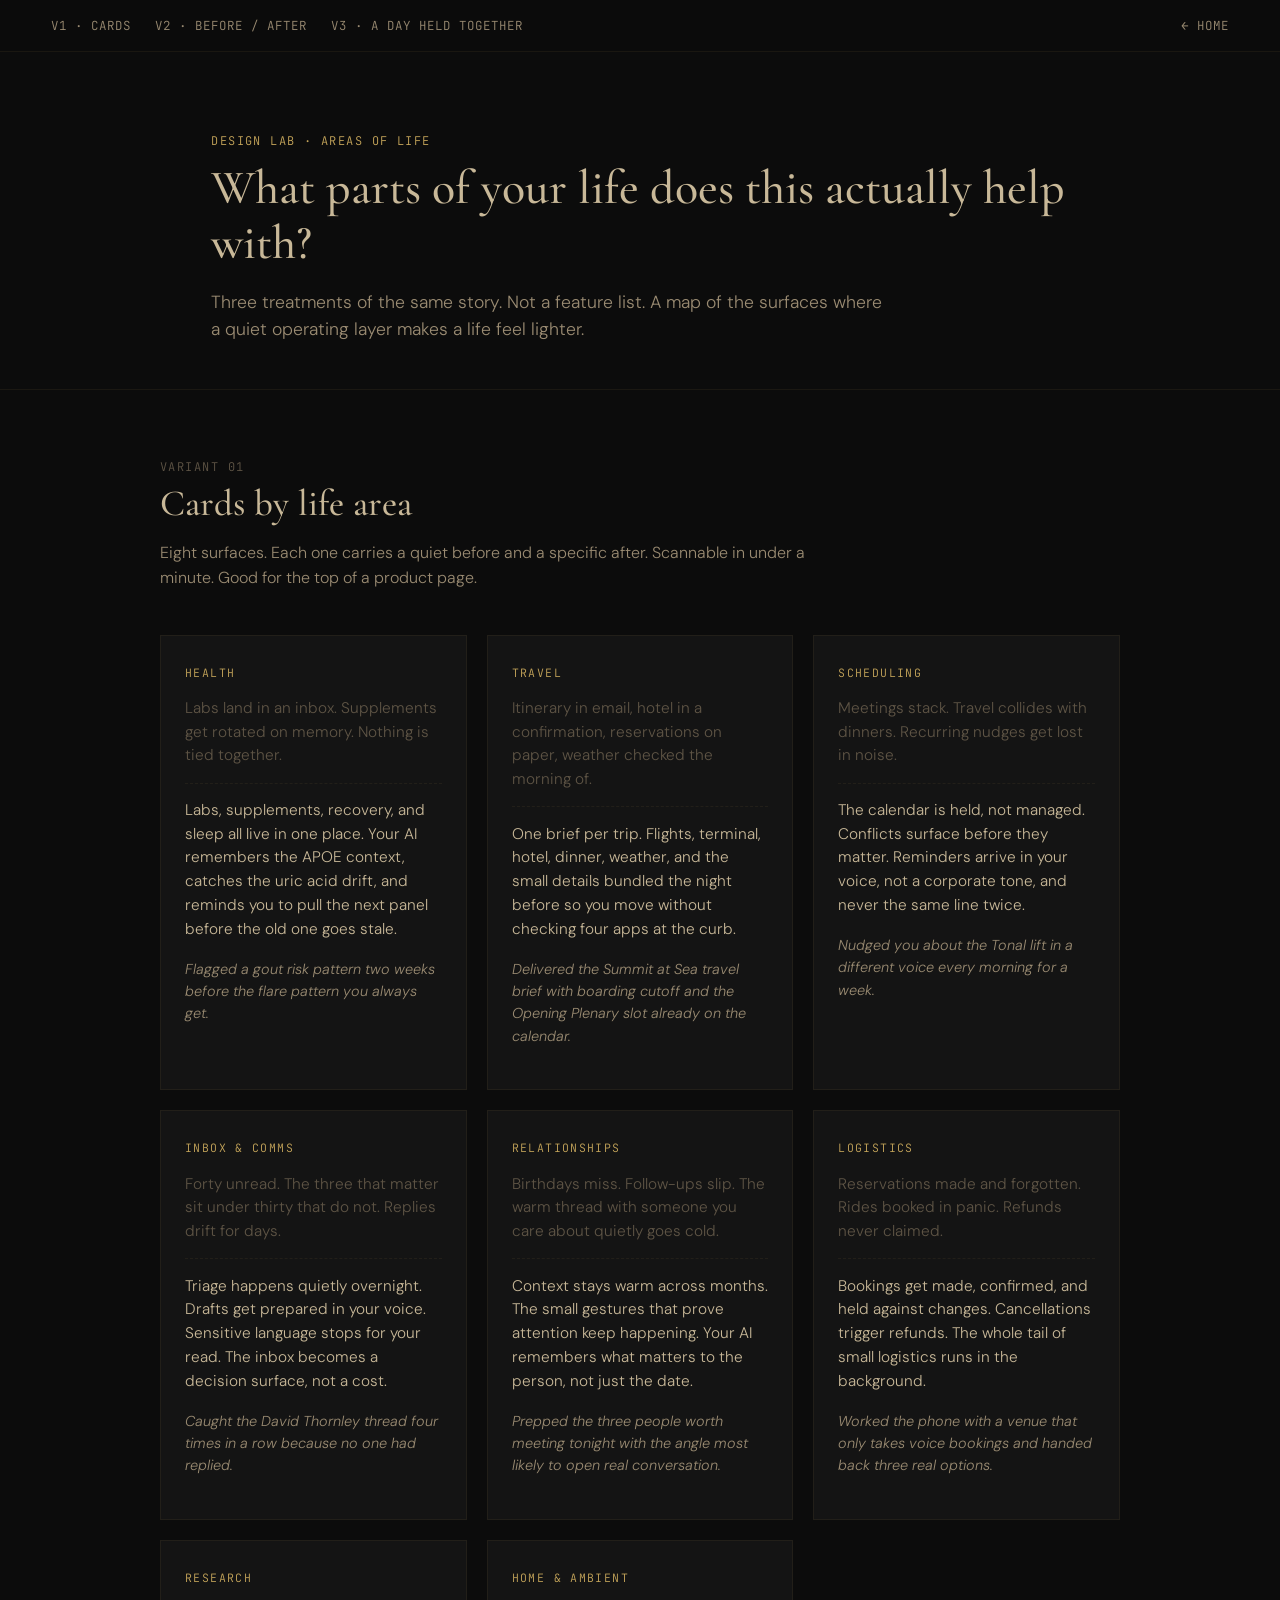
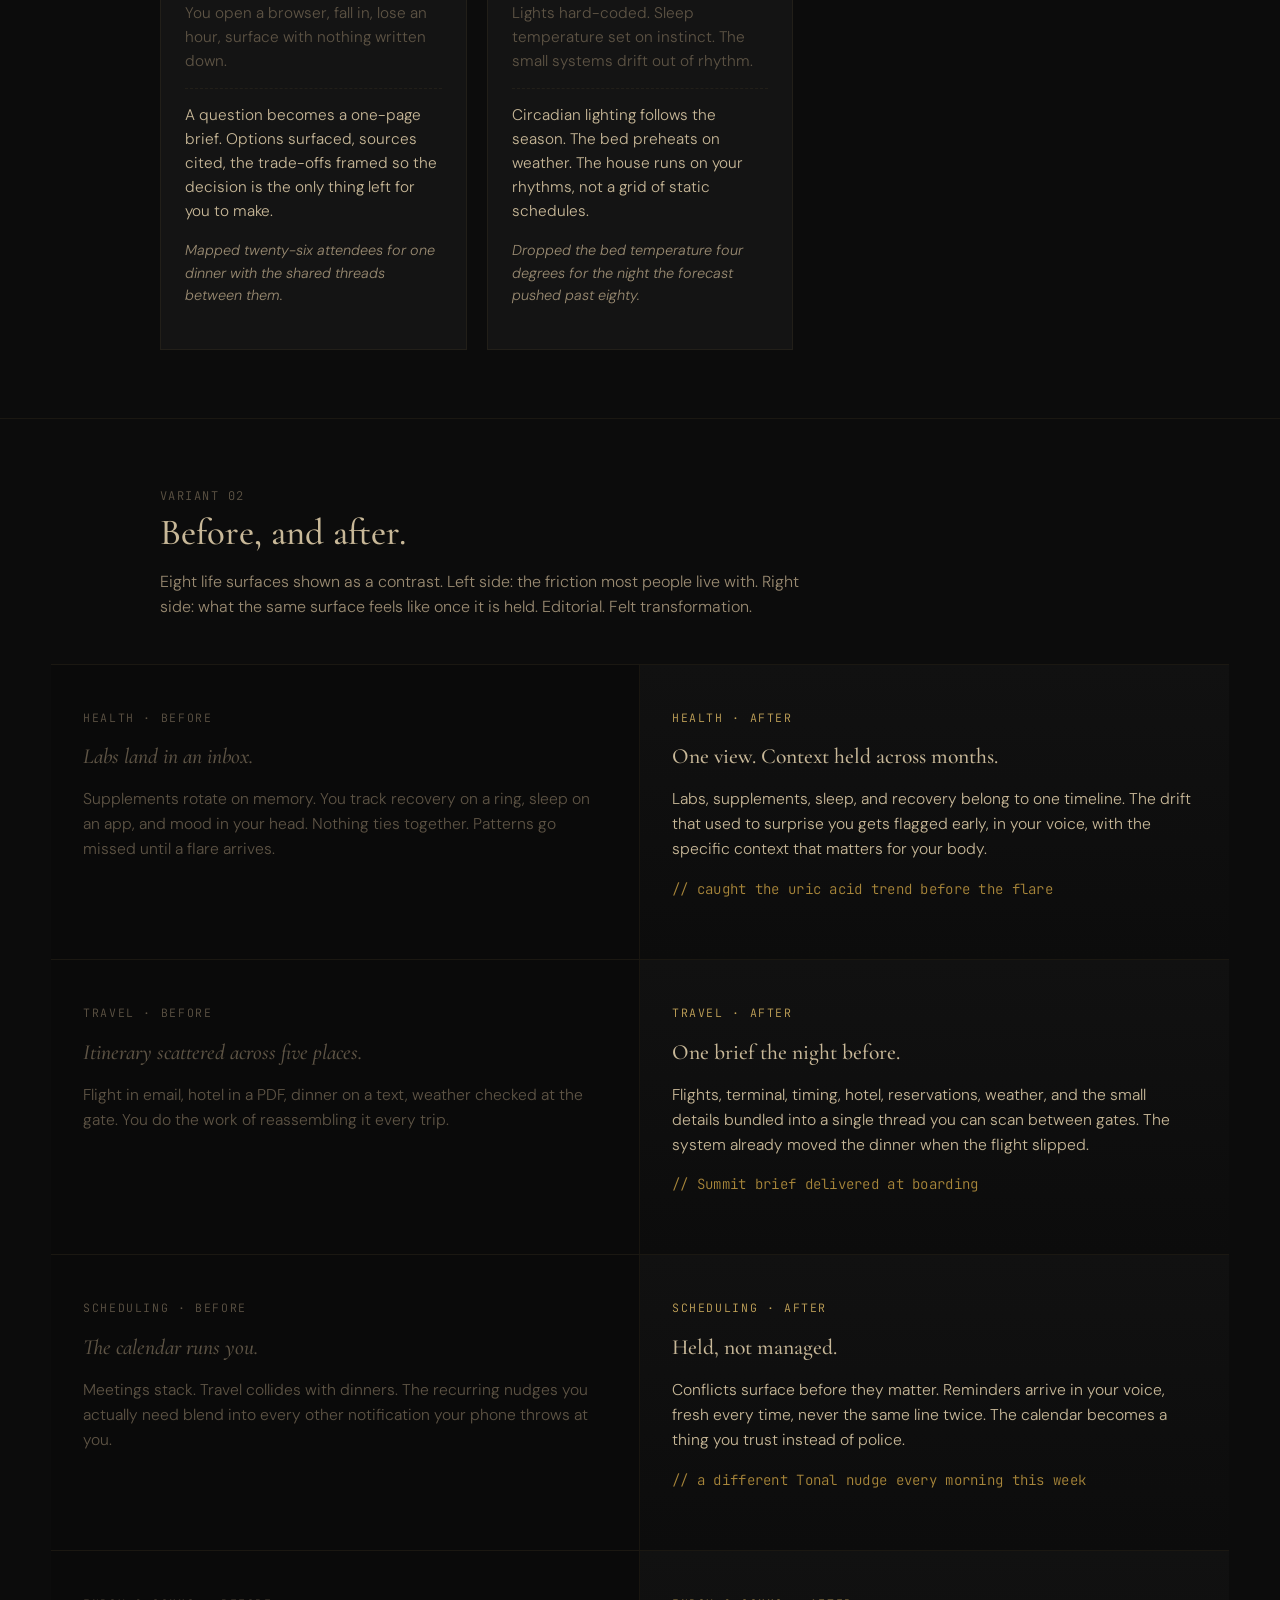
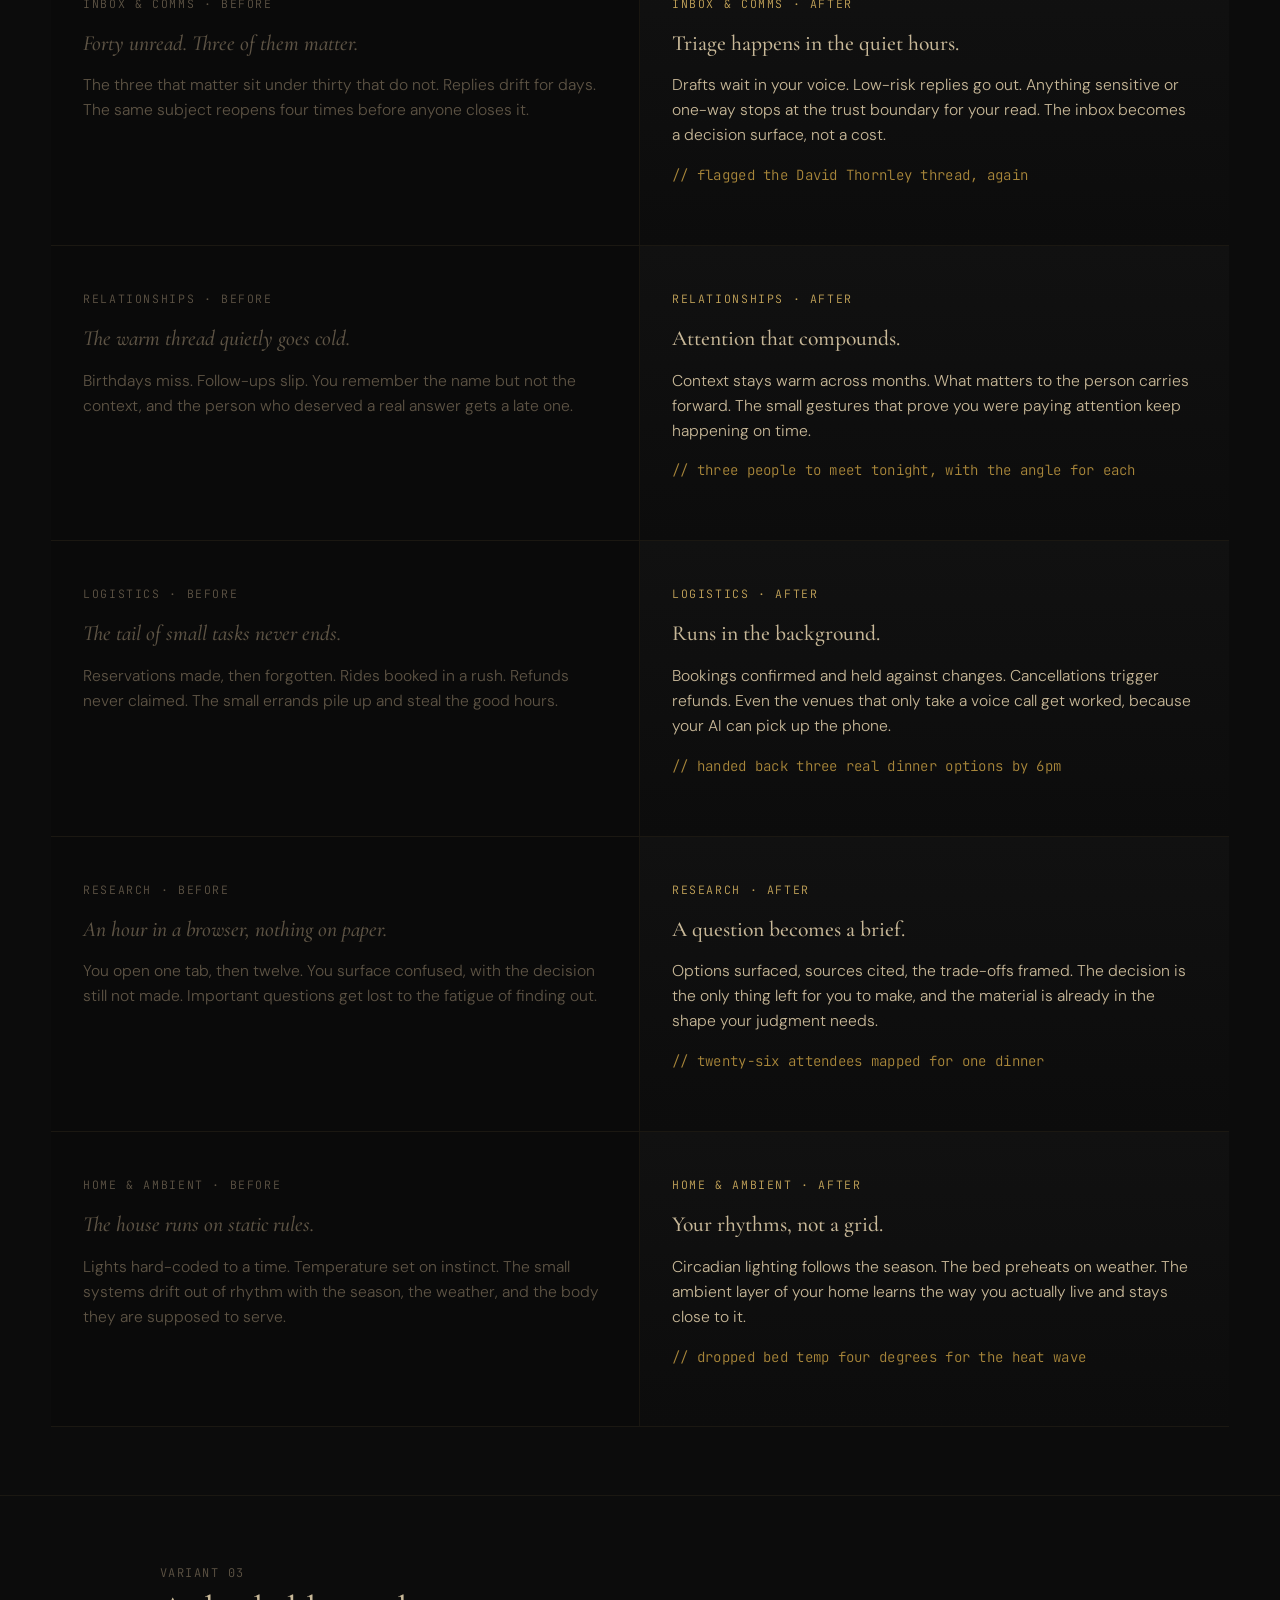
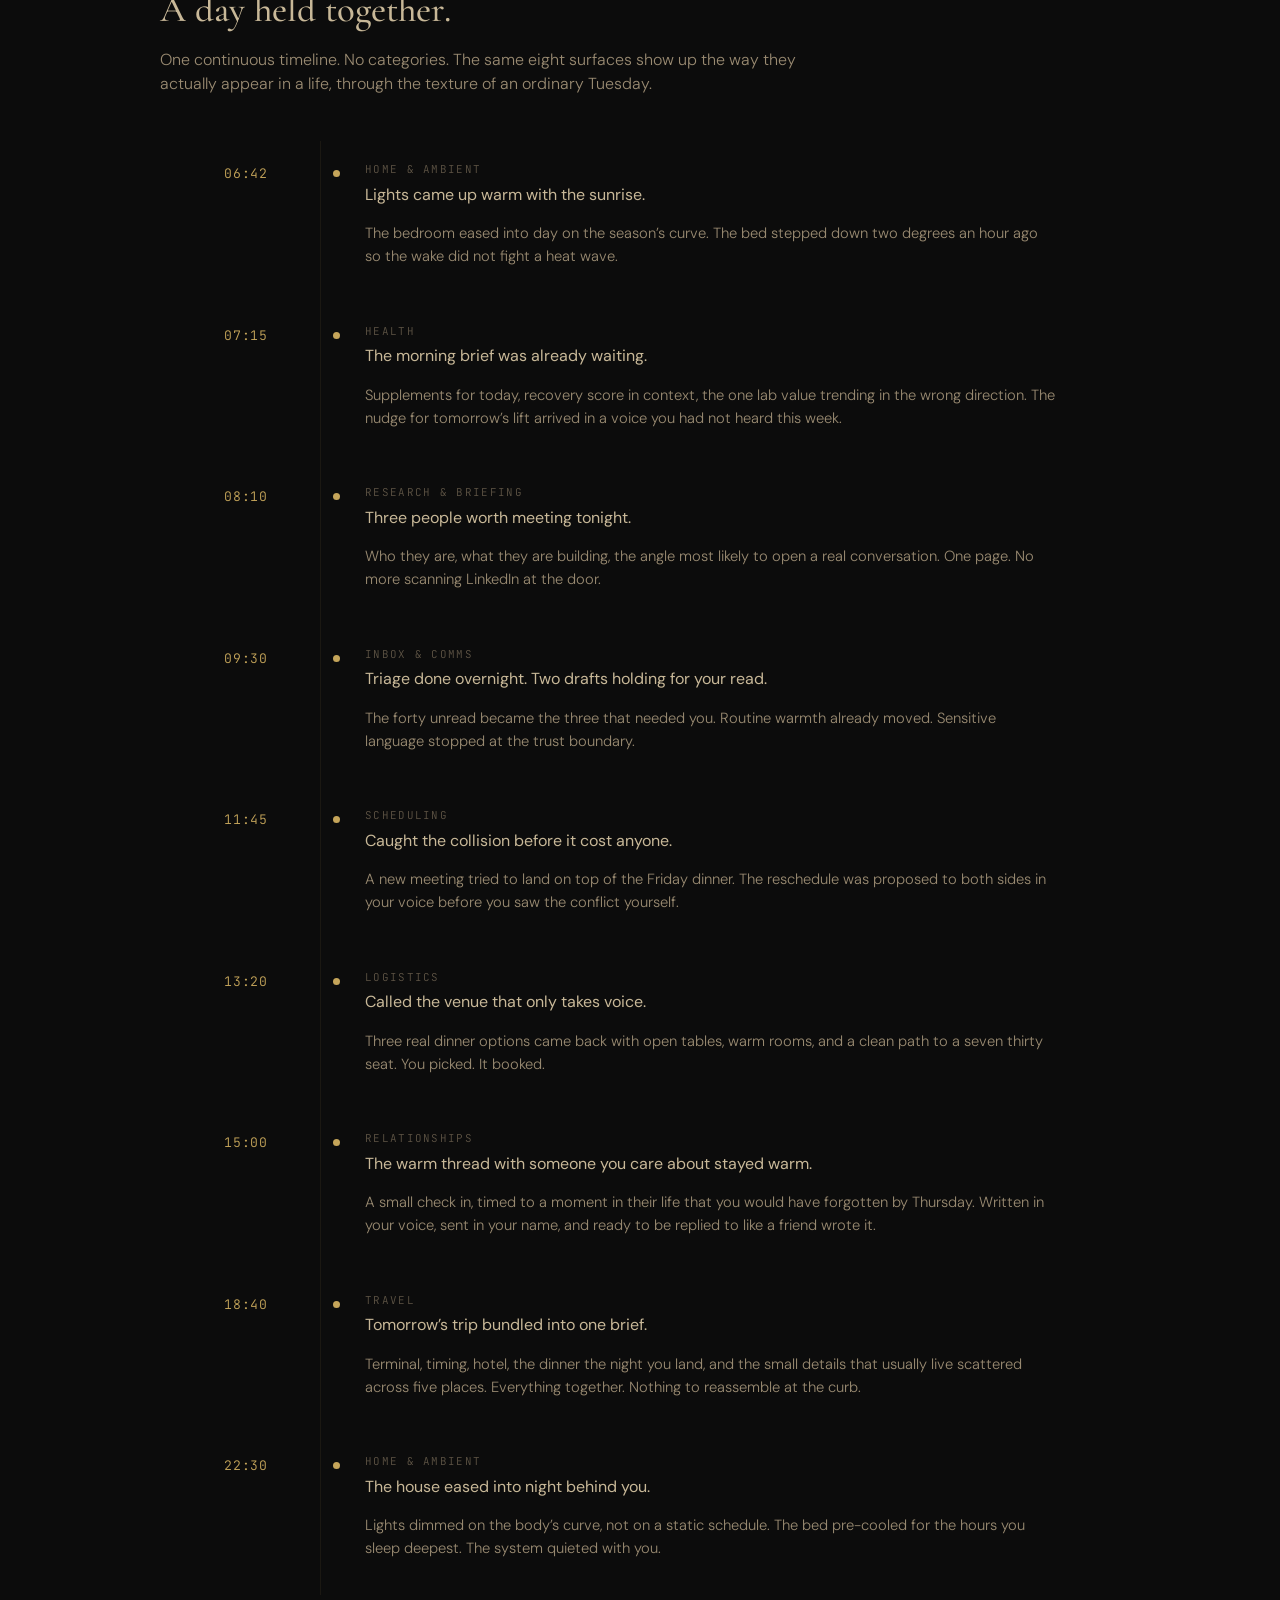
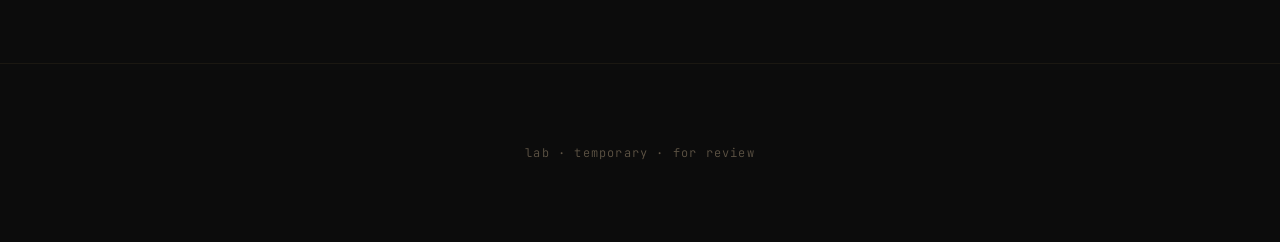
<file: lab/life/index.html>
<!doctype html>
<html lang="en">
  <head>
    <meta charset="utf-8" />
    <meta name="viewport" content="width=device-width, initial-scale=1" />
    <title>Lab · Areas of Life · 100xmylife.ai</title>
    <link rel="preconnect" href="https://fonts.googleapis.com" />
    <link rel="preconnect" href="https://fonts.gstatic.com" crossorigin />
    <link
      rel="stylesheet"
      href="https://fonts.googleapis.com/css2?family=Cormorant+Garamond:ital,wght@0,400;0,500;0,600;1,400&family=DM+Sans:opsz,wght@9..40,300;9..40,400;9..40,500&family=JetBrains+Mono:wght@400&display=swap"
    />
    <link rel="stylesheet" href="/assets/css/styles.css" />
    <style>
      /* ---- Lab-only styles (scoped to /lab/life/) ---- */
      .lab-nav {
        position: sticky;
        top: 0;
        z-index: 5;
        padding: 1rem var(--page-gutter);
        background: rgba(12, 12, 12, 0.88);
        backdrop-filter: blur(8px);
        border-bottom: 1px solid var(--rule);
        display: flex;
        gap: 1.5rem;
        font-family: var(--mono);
        font-size: 0.78rem;
        letter-spacing: 0.08em;
        text-transform: uppercase;
      }
      .lab-nav a {
        color: var(--ink-dim);
        text-decoration: none;
      }
      .lab-nav a:hover { color: var(--accent); }
      .lab-intro {
        padding: var(--space-5) var(--page-gutter) var(--space-3);
        max-width: var(--page-max);
        margin: 0 auto;
      }
      .lab-label {
        font-family: var(--mono);
        font-size: 0.75rem;
        letter-spacing: 0.12em;
        text-transform: uppercase;
        color: var(--accent);
        margin-bottom: 0.6rem;
      }
      .variant-wrap {
        padding: var(--space-5) var(--page-gutter);
        border-top: 1px solid var(--rule);
      }
      .variant-head {
        max-width: var(--page-max);
        margin: 0 auto var(--space-4);
      }
      .variant-num {
        font-family: var(--mono);
        font-size: 0.75rem;
        letter-spacing: 0.12em;
        text-transform: uppercase;
        color: var(--ink-faint);
      }
      .variant-title {
        font-family: var(--display);
        font-size: clamp(1.6rem, 3vw, 2.3rem);
        font-weight: 500;
        color: var(--ink);
        margin: 0.4rem 0 0.6rem;
        line-height: 1.15;
      }
      .variant-note {
        color: var(--ink-dim);
        font-size: 1rem;
        max-width: 42rem;
      }

      /* ---- V1: Card grid ---- */
      .life-grid {
        display: grid;
        grid-template-columns: repeat(auto-fit, minmax(18rem, 1fr));
        gap: 1.25rem;
        max-width: var(--page-max);
        margin: 0 auto;
      }
      .life-card {
        border: 1px solid var(--rule);
        padding: 1.75rem 1.5rem;
        background: var(--paper-soft);
        transition: border-color 180ms ease;
      }
      .life-card:hover { border-color: rgba(197, 165, 90, 0.25); }
      .life-domain {
        font-family: var(--mono);
        font-size: 0.72rem;
        letter-spacing: 0.12em;
        text-transform: uppercase;
        color: var(--accent);
        margin-bottom: 0.75rem;
      }
      .life-before,
      .life-after {
        font-size: 0.96rem;
        line-height: 1.55;
      }
      .life-before {
        color: var(--ink-faint);
        margin-bottom: 0.9rem;
        padding-bottom: 0.9rem;
        border-bottom: 1px dashed var(--rule);
      }
      .life-after { color: var(--ink); }
      .life-example {
        margin-top: 1rem;
        font-style: italic;
        font-size: 0.9rem;
        color: var(--ink-dim);
      }

      /* ---- V2: Split panels ---- */
      .split {
        max-width: 78rem;
        margin: 0 auto;
      }
      .split-row {
        display: grid;
        grid-template-columns: 1fr 1fr;
        gap: 0;
        border-top: 1px solid var(--rule);
      }
      .split-row:last-child { border-bottom: 1px solid var(--rule); }
      .split-col {
        padding: 2.75rem 2rem;
      }
      .split-before {
        background: #0a0a0a;
        color: var(--ink-faint);
        border-right: 1px solid var(--rule);
      }
      .split-after {
        background: linear-gradient(180deg, #111 0%, #0c0c0c 100%);
        color: var(--ink);
      }
      .split-domain {
        font-family: var(--mono);
        font-size: 0.72rem;
        letter-spacing: 0.14em;
        text-transform: uppercase;
        color: var(--ink-faint);
        margin-bottom: 1rem;
      }
      .split-after .split-domain { color: var(--accent); }
      .split-state {
        font-family: var(--display);
        font-size: 1.35rem;
        font-weight: 500;
        line-height: 1.3;
        margin: 0 0 0.9rem;
        font-style: italic;
      }
      .split-after .split-state { font-style: normal; color: var(--ink); }
      .split-desc {
        font-size: 0.98rem;
        line-height: 1.6;
      }
      .split-example {
        margin-top: 1.1rem;
        font-size: 0.88rem;
        color: var(--accent-deep);
        font-family: var(--mono);
        letter-spacing: 0.02em;
      }
      @media (max-width: 720px) {
        .split-row { grid-template-columns: 1fr; }
        .split-before { border-right: none; border-bottom: 1px solid var(--rule); }
      }

      /* ---- V3: Day narrative ---- */
      .day {
        max-width: 52rem;
        margin: 0 auto;
        position: relative;
      }
      .day::before {
        content: "";
        position: absolute;
        left: 6rem;
        top: 0;
        bottom: 0;
        width: 1px;
        background: var(--rule);
      }
      .day-beat {
        display: grid;
        grid-template-columns: 5rem 1fr;
        gap: 2rem;
        padding: 1.25rem 0;
        position: relative;
      }
      .day-time {
        font-family: var(--mono);
        font-size: 0.82rem;
        color: var(--accent);
        letter-spacing: 0.06em;
        padding-top: 0.2rem;
      }
      .day-body {
        border-left: 1px solid transparent;
        padding-left: 1.75rem;
        position: relative;
      }
      .day-body::before {
        content: "";
        position: absolute;
        left: -4px;
        top: 0.55rem;
        width: 7px;
        height: 7px;
        background: var(--accent);
        border-radius: 50%;
      }
      .day-headline {
        color: var(--ink);
        font-size: 1rem;
        margin: 0 0 0.4rem;
        font-weight: 400;
      }
      .day-note {
        color: var(--ink-dim);
        font-size: 0.92rem;
        line-height: 1.55;
      }
      .day-area {
        font-family: var(--mono);
        font-size: 0.68rem;
        text-transform: uppercase;
        letter-spacing: 0.12em;
        color: var(--ink-faint);
        margin-bottom: 0.3rem;
      }
      @media (max-width: 640px) {
        .day::before { left: 3.5rem; }
        .day-beat { grid-template-columns: 3rem 1fr; gap: 1rem; }
        .day-body { padding-left: 1.25rem; }
      }
    </style>
  </head>
  <body>
    <nav class="lab-nav">
      <a href="#v1">V1 · Cards</a>
      <a href="#v2">V2 · Before / After</a>
      <a href="#v3">V3 · A day held together</a>
      <a href="/" style="margin-left: auto;">← home</a>
    </nav>

    <section class="lab-intro">
      <p class="lab-label">Design lab · areas of life</p>
      <h1 style="font-family: var(--display); font-weight: 500; font-size: clamp(2rem, 4vw, 3rem); margin: 0 0 1rem; line-height: 1.15;">
        What parts of your life does this actually help with?
      </h1>
      <p style="color: var(--ink-dim); font-size: 1.1rem; max-width: 42rem;">
        Three treatments of the same story. Not a feature list. A map of the surfaces
        where a quiet operating layer makes a life feel lighter.
      </p>
    </section>

    <!-- ============================================================ -->
    <!-- V1: Card grid                                                  -->
    <!-- ============================================================ -->
    <section id="v1" class="variant-wrap">
      <div class="variant-head">
        <div class="variant-num">Variant 01</div>
        <h2 class="variant-title">Cards by life area</h2>
        <p class="variant-note">
          Eight surfaces. Each one carries a quiet before and a specific after.
          Scannable in under a minute. Good for the top of a product page.
        </p>
      </div>

      <div class="life-grid">
        <article class="life-card">
          <div class="life-domain">Health</div>
          <p class="life-before">Labs land in an inbox. Supplements get rotated on memory. Nothing is tied together.</p>
          <p class="life-after">Labs, supplements, recovery, and sleep all live in one place. Your AI remembers the APOE context, catches the uric acid drift, and reminds you to pull the next panel before the old one goes stale.</p>
          <p class="life-example">Flagged a gout risk pattern two weeks before the flare pattern you always get.</p>
        </article>

        <article class="life-card">
          <div class="life-domain">Travel</div>
          <p class="life-before">Itinerary in email, hotel in a confirmation, reservations on paper, weather checked the morning of.</p>
          <p class="life-after">One brief per trip. Flights, terminal, hotel, dinner, weather, and the small details bundled the night before so you move without checking four apps at the curb.</p>
          <p class="life-example">Delivered the Summit at Sea travel brief with boarding cutoff and the Opening Plenary slot already on the calendar.</p>
        </article>

        <article class="life-card">
          <div class="life-domain">Scheduling</div>
          <p class="life-before">Meetings stack. Travel collides with dinners. Recurring nudges get lost in noise.</p>
          <p class="life-after">The calendar is held, not managed. Conflicts surface before they matter. Reminders arrive in your voice, not a corporate tone, and never the same line twice.</p>
          <p class="life-example">Nudged you about the Tonal lift in a different voice every morning for a week.</p>
        </article>

        <article class="life-card">
          <div class="life-domain">Inbox &amp; comms</div>
          <p class="life-before">Forty unread. The three that matter sit under thirty that do not. Replies drift for days.</p>
          <p class="life-after">Triage happens quietly overnight. Drafts get prepared in your voice. Sensitive language stops for your read. The inbox becomes a decision surface, not a cost.</p>
          <p class="life-example">Caught the David Thornley thread four times in a row because no one had replied.</p>
        </article>

        <article class="life-card">
          <div class="life-domain">Relationships</div>
          <p class="life-before">Birthdays miss. Follow-ups slip. The warm thread with someone you care about quietly goes cold.</p>
          <p class="life-after">Context stays warm across months. The small gestures that prove attention keep happening. Your AI remembers what matters to the person, not just the date.</p>
          <p class="life-example">Prepped the three people worth meeting tonight with the angle most likely to open real conversation.</p>
        </article>

        <article class="life-card">
          <div class="life-domain">Logistics</div>
          <p class="life-before">Reservations made and forgotten. Rides booked in panic. Refunds never claimed.</p>
          <p class="life-after">Bookings get made, confirmed, and held against changes. Cancellations trigger refunds. The whole tail of small logistics runs in the background.</p>
          <p class="life-example">Worked the phone with a venue that only takes voice bookings and handed back three real options.</p>
        </article>

        <article class="life-card">
          <div class="life-domain">Research</div>
          <p class="life-before">You open a browser, fall in, lose an hour, surface with nothing written down.</p>
          <p class="life-after">A question becomes a one-page brief. Options surfaced, sources cited, the trade-offs framed so the decision is the only thing left for you to make.</p>
          <p class="life-example">Mapped twenty-six attendees for one dinner with the shared threads between them.</p>
        </article>

        <article class="life-card">
          <div class="life-domain">Home &amp; ambient</div>
          <p class="life-before">Lights hard-coded. Sleep temperature set on instinct. The small systems drift out of rhythm.</p>
          <p class="life-after">Circadian lighting follows the season. The bed preheats on weather. The house runs on your rhythms, not a grid of static schedules.</p>
          <p class="life-example">Dropped the bed temperature four degrees for the night the forecast pushed past eighty.</p>
        </article>
      </div>
    </section>

    <!-- ============================================================ -->
    <!-- V2: Before / After split panels                                -->
    <!-- ============================================================ -->
    <section id="v2" class="variant-wrap">
      <div class="variant-head">
        <div class="variant-num">Variant 02</div>
        <h2 class="variant-title">Before, and after.</h2>
        <p class="variant-note">
          Eight life surfaces shown as a contrast. Left side: the friction most people live with.
          Right side: what the same surface feels like once it is held. Editorial. Felt transformation.
        </p>
      </div>

      <div class="split">

        <div class="split-row">
          <div class="split-col split-before">
            <div class="split-domain">Health · before</div>
            <p class="split-state">Labs land in an inbox.</p>
            <p class="split-desc">Supplements rotate on memory. You track recovery on a ring, sleep on an app, and mood in your head. Nothing ties together. Patterns go missed until a flare arrives.</p>
          </div>
          <div class="split-col split-after">
            <div class="split-domain">Health · after</div>
            <p class="split-state">One view. Context held across months.</p>
            <p class="split-desc">Labs, supplements, sleep, and recovery belong to one timeline. The drift that used to surprise you gets flagged early, in your voice, with the specific context that matters for your body.</p>
            <p class="split-example">// caught the uric acid trend before the flare</p>
          </div>
        </div>

        <div class="split-row">
          <div class="split-col split-before">
            <div class="split-domain">Travel · before</div>
            <p class="split-state">Itinerary scattered across five places.</p>
            <p class="split-desc">Flight in email, hotel in a PDF, dinner on a text, weather checked at the gate. You do the work of reassembling it every trip.</p>
          </div>
          <div class="split-col split-after">
            <div class="split-domain">Travel · after</div>
            <p class="split-state">One brief the night before.</p>
            <p class="split-desc">Flights, terminal, timing, hotel, reservations, weather, and the small details bundled into a single thread you can scan between gates. The system already moved the dinner when the flight slipped.</p>
            <p class="split-example">// Summit brief delivered at boarding</p>
          </div>
        </div>

        <div class="split-row">
          <div class="split-col split-before">
            <div class="split-domain">Scheduling · before</div>
            <p class="split-state">The calendar runs you.</p>
            <p class="split-desc">Meetings stack. Travel collides with dinners. The recurring nudges you actually need blend into every other notification your phone throws at you.</p>
          </div>
          <div class="split-col split-after">
            <div class="split-domain">Scheduling · after</div>
            <p class="split-state">Held, not managed.</p>
            <p class="split-desc">Conflicts surface before they matter. Reminders arrive in your voice, fresh every time, never the same line twice. The calendar becomes a thing you trust instead of police.</p>
            <p class="split-example">// a different Tonal nudge every morning this week</p>
          </div>
        </div>

        <div class="split-row">
          <div class="split-col split-before">
            <div class="split-domain">Inbox &amp; comms · before</div>
            <p class="split-state">Forty unread. Three of them matter.</p>
            <p class="split-desc">The three that matter sit under thirty that do not. Replies drift for days. The same subject reopens four times before anyone closes it.</p>
          </div>
          <div class="split-col split-after">
            <div class="split-domain">Inbox &amp; comms · after</div>
            <p class="split-state">Triage happens in the quiet hours.</p>
            <p class="split-desc">Drafts wait in your voice. Low-risk replies go out. Anything sensitive or one-way stops at the trust boundary for your read. The inbox becomes a decision surface, not a cost.</p>
            <p class="split-example">// flagged the David Thornley thread, again</p>
          </div>
        </div>

        <div class="split-row">
          <div class="split-col split-before">
            <div class="split-domain">Relationships · before</div>
            <p class="split-state">The warm thread quietly goes cold.</p>
            <p class="split-desc">Birthdays miss. Follow-ups slip. You remember the name but not the context, and the person who deserved a real answer gets a late one.</p>
          </div>
          <div class="split-col split-after">
            <div class="split-domain">Relationships · after</div>
            <p class="split-state">Attention that compounds.</p>
            <p class="split-desc">Context stays warm across months. What matters to the person carries forward. The small gestures that prove you were paying attention keep happening on time.</p>
            <p class="split-example">// three people to meet tonight, with the angle for each</p>
          </div>
        </div>

        <div class="split-row">
          <div class="split-col split-before">
            <div class="split-domain">Logistics · before</div>
            <p class="split-state">The tail of small tasks never ends.</p>
            <p class="split-desc">Reservations made, then forgotten. Rides booked in a rush. Refunds never claimed. The small errands pile up and steal the good hours.</p>
          </div>
          <div class="split-col split-after">
            <div class="split-domain">Logistics · after</div>
            <p class="split-state">Runs in the background.</p>
            <p class="split-desc">Bookings confirmed and held against changes. Cancellations trigger refunds. Even the venues that only take a voice call get worked, because your AI can pick up the phone.</p>
            <p class="split-example">// handed back three real dinner options by 6pm</p>
          </div>
        </div>

        <div class="split-row">
          <div class="split-col split-before">
            <div class="split-domain">Research · before</div>
            <p class="split-state">An hour in a browser, nothing on paper.</p>
            <p class="split-desc">You open one tab, then twelve. You surface confused, with the decision still not made. Important questions get lost to the fatigue of finding out.</p>
          </div>
          <div class="split-col split-after">
            <div class="split-domain">Research · after</div>
            <p class="split-state">A question becomes a brief.</p>
            <p class="split-desc">Options surfaced, sources cited, the trade-offs framed. The decision is the only thing left for you to make, and the material is already in the shape your judgment needs.</p>
            <p class="split-example">// twenty-six attendees mapped for one dinner</p>
          </div>
        </div>

        <div class="split-row">
          <div class="split-col split-before">
            <div class="split-domain">Home &amp; ambient · before</div>
            <p class="split-state">The house runs on static rules.</p>
            <p class="split-desc">Lights hard-coded to a time. Temperature set on instinct. The small systems drift out of rhythm with the season, the weather, and the body they are supposed to serve.</p>
          </div>
          <div class="split-col split-after">
            <div class="split-domain">Home &amp; ambient · after</div>
            <p class="split-state">Your rhythms, not a grid.</p>
            <p class="split-desc">Circadian lighting follows the season. The bed preheats on weather. The ambient layer of your home learns the way you actually live and stays close to it.</p>
            <p class="split-example">// dropped bed temp four degrees for the heat wave</p>
          </div>
        </div>

      </div>
    </section>

    <!-- ============================================================ -->
    <!-- V3: A day held together                                        -->
    <!-- ============================================================ -->
    <section id="v3" class="variant-wrap">
      <div class="variant-head">
        <div class="variant-num">Variant 03</div>
        <h2 class="variant-title">A day held together.</h2>
        <p class="variant-note">
          One continuous timeline. No categories. The same eight surfaces show up the way
          they actually appear in a life, through the texture of an ordinary Tuesday.
        </p>
      </div>

      <div class="day">
        <div class="day-beat">
          <div class="day-time">06:42</div>
          <div class="day-body">
            <div class="day-area">Home &amp; ambient</div>
            <h4 class="day-headline">Lights came up warm with the sunrise.</h4>
            <p class="day-note">The bedroom eased into day on the season&rsquo;s curve. The bed stepped down two degrees an hour ago so the wake did not fight a heat wave.</p>
          </div>
        </div>

        <div class="day-beat">
          <div class="day-time">07:15</div>
          <div class="day-body">
            <div class="day-area">Health</div>
            <h4 class="day-headline">The morning brief was already waiting.</h4>
            <p class="day-note">Supplements for today, recovery score in context, the one lab value trending in the wrong direction. The nudge for tomorrow&rsquo;s lift arrived in a voice you had not heard this week.</p>
          </div>
        </div>

        <div class="day-beat">
          <div class="day-time">08:10</div>
          <div class="day-body">
            <div class="day-area">Research &amp; briefing</div>
            <h4 class="day-headline">Three people worth meeting tonight.</h4>
            <p class="day-note">Who they are, what they are building, the angle most likely to open a real conversation. One page. No more scanning LinkedIn at the door.</p>
          </div>
        </div>

        <div class="day-beat">
          <div class="day-time">09:30</div>
          <div class="day-body">
            <div class="day-area">Inbox &amp; comms</div>
            <h4 class="day-headline">Triage done overnight. Two drafts holding for your read.</h4>
            <p class="day-note">The forty unread became the three that needed you. Routine warmth already moved. Sensitive language stopped at the trust boundary.</p>
          </div>
        </div>

        <div class="day-beat">
          <div class="day-time">11:45</div>
          <div class="day-body">
            <div class="day-area">Scheduling</div>
            <h4 class="day-headline">Caught the collision before it cost anyone.</h4>
            <p class="day-note">A new meeting tried to land on top of the Friday dinner. The reschedule was proposed to both sides in your voice before you saw the conflict yourself.</p>
          </div>
        </div>

        <div class="day-beat">
          <div class="day-time">13:20</div>
          <div class="day-body">
            <div class="day-area">Logistics</div>
            <h4 class="day-headline">Called the venue that only takes voice.</h4>
            <p class="day-note">Three real dinner options came back with open tables, warm rooms, and a clean path to a seven thirty seat. You picked. It booked.</p>
          </div>
        </div>

        <div class="day-beat">
          <div class="day-time">15:00</div>
          <div class="day-body">
            <div class="day-area">Relationships</div>
            <h4 class="day-headline">The warm thread with someone you care about stayed warm.</h4>
            <p class="day-note">A small check in, timed to a moment in their life that you would have forgotten by Thursday. Written in your voice, sent in your name, and ready to be replied to like a friend wrote it.</p>
          </div>
        </div>

        <div class="day-beat">
          <div class="day-time">18:40</div>
          <div class="day-body">
            <div class="day-area">Travel</div>
            <h4 class="day-headline">Tomorrow&rsquo;s trip bundled into one brief.</h4>
            <p class="day-note">Terminal, timing, hotel, the dinner the night you land, and the small details that usually live scattered across five places. Everything together. Nothing to reassemble at the curb.</p>
          </div>
        </div>

        <div class="day-beat">
          <div class="day-time">22:30</div>
          <div class="day-body">
            <div class="day-area">Home &amp; ambient</div>
            <h4 class="day-headline">The house eased into night behind you.</h4>
            <p class="day-note">Lights dimmed on the body&rsquo;s curve, not on a static schedule. The bed pre-cooled for the hours you sleep deepest. The system quieted with you.</p>
          </div>
        </div>
      </div>
    </section>

    <footer style="padding: var(--space-5) var(--page-gutter); border-top: 1px solid var(--rule); text-align: center; color: var(--ink-faint); font-family: var(--mono); font-size: 0.75rem; letter-spacing: 0.1em;">
      <p>lab · temporary · for review</p>
    </footer>
  </body>
</html>
</file>
<file: assets/css/styles.css>
/* =========================================================================
   100xmylife.ai — nocturne (dark luxury)
   ========================================================================= */

/* Design tokens ---------------------------------------------------------- */
:root {
  /* Palette: deep obsidian, warm cream, gold accent */
  --paper: #0c0c0c;
  --paper-soft: #141414;
  --ink: #c8b898;
  --ink-dim: #9a8b72;
  --ink-faint: #5e5445;
  --accent: #c5a55a;
  --accent-deep: #a8863a;
  --rule: rgba(197, 165, 90, 0.08);
  --rule-soft: rgba(197, 165, 90, 0.04);

  /* Layer accent colors */
  --color-1x: #9a8b72;
  --color-10x: #b89a6a;
  --color-100x: #c5a55a;

  /* Typography */
  --display: "Cormorant Garamond", Georgia, serif;
  --body: "DM Sans", -apple-system, system-ui, sans-serif;
  --mono: "JetBrains Mono", ui-monospace, "SF Mono", Menlo, monospace;

  /* Scale */
  --fs-eyebrow: 0.75rem;
  --fs-body: 1.0625rem;
  --fs-lead: 1.1875rem;
  --fs-sub: clamp(1.125rem, 1.3vw, 1.375rem);
  --fs-heading: clamp(1.9rem, 3.4vw, 3.1rem);
  --fs-display: clamp(2.2rem, 5vw, 4.2rem);
  --fs-numeral: clamp(6rem, 18vw, 13rem);

  /* Spacing (vertical rhythm) */
  --space-2: 1rem;
  --space-3: 1.75rem;
  --space-4: 2.75rem;
  --space-5: 4.25rem;
  --space-6: 6.5rem;
  --space-7: 9rem;

  /* Page frame */
  --page-gutter: clamp(1.25rem, 4vw, 3.5rem);
  --page-max: 60rem;
}

/* Reset ------------------------------------------------------------------ */
*,
*::before,
*::after {
  box-sizing: border-box;
}
html,
body {
  margin: 0;
  padding: 0;
}
html {
  -webkit-text-size-adjust: 100%;
}
img,
svg {
  display: block;
  max-width: 100%;
}
button {
  font: inherit;
}
a {
  color: inherit;
}

/* Base ------------------------------------------------------------------- */
html {
  background: var(--paper);
  color: var(--ink);
}

body {
  font-family: var(--body);
  font-size: var(--fs-body);
  font-weight: 300;
  line-height: 1.55;
  background: var(--paper);
  position: relative;
  min-height: 100vh;
  overflow-x: hidden;
}

main,
header,
footer,
section {
  position: relative;
  z-index: 1;
}

/* Typography primitives -------------------------------------------------- */
.display {
  font-family: var(--display);
  font-weight: 400;
  font-size: var(--fs-display);
  line-height: 1.1;
  letter-spacing: -0.01em;
  color: var(--ink);
  margin: 0;
  max-width: 20ch;
  text-wrap: balance;
}

.display em {
  font-style: italic;
  color: var(--accent);
}

.section-heading {
  font-family: var(--display);
  font-weight: 400;
  font-size: var(--fs-heading);
  line-height: 1.1;
  letter-spacing: -0.01em;
  margin: 0;
  max-width: 26ch;
}

.section-heading em {
  font-style: italic;
  color: var(--accent);
}

.eyebrow {
  font-family: var(--mono);
  font-size: var(--fs-eyebrow);
  font-weight: 500;
  letter-spacing: 0.22em;
  text-transform: uppercase;
  color: var(--ink-faint);
  margin: 0 0 var(--space-3);
}

/* Marginalia (side notes, editor's annotations) */
.marginalia {
  font-family: var(--mono);
  font-size: 0.78rem;
  line-height: 1.55;
  color: var(--ink-dim);
  border-left: 1px solid var(--rule);
  padding: 0.25rem 0 0.25rem 0.9rem;
  max-width: 22ch;
  margin: 0;
}

.margin-label {
  display: block;
  font-size: 0.65rem;
  letter-spacing: 0.18em;
  text-transform: uppercase;
  color: var(--accent);
  margin-bottom: 0.35rem;
}

/* Page frame wrapper ----------------------------------------------------- */
.section-head,
.masthead-inner,
.hero-grid,
.ladder > article,
.steps,
.deliverable-list,
.oversight-inner,
.patterns-grid,
.pillar-grid,
.integration-grid,
.builder-grid,
.fit-columns,
.faq-list,
.closing-inner,
.footer-inner,
.stages {
  max-width: var(--page-max);
  margin-inline: auto;
  padding-inline: var(--page-gutter);
}

.section-head {
  margin-bottom: var(--space-5);
  text-align: center;
}

.section-head .section-heading {
  margin-inline: auto;
}

.section-head .eyebrow {
  margin-inline: auto;
}

section {
  padding-block: var(--space-6);
}
section + section {
  border-top: 1px solid var(--rule-soft);
}

/* Asymmetric left offset for text-heavy sections */
.hero-grid,
.ladder > article,
.oversight-inner,
.patterns-grid,
.builder-grid {
  padding-left: max(var(--page-gutter), 10%);
}

/* Masthead --------------------------------------------------------------- */
.masthead {
  padding-top: 1.5rem;
}

.masthead-inner {
  display: flex;
  align-items: baseline;
  justify-content: space-between;
  gap: 2rem;
}

.marque {
  text-decoration: none;
  display: inline-flex;
  align-items: baseline;
  gap: 0.12em;
}

.marque-num {
  font-family: var(--display);
  font-weight: 600;
  font-size: 1.55rem;
  color: var(--accent);
  letter-spacing: -0.03em;
}

.marque-word {
  font-family: var(--display);
  font-weight: 400;
  font-size: 1.2rem;
  color: var(--ink);
  letter-spacing: 0.01em;
}

.primary-nav {
  display: inline-flex;
  align-items: baseline;
  gap: 1.25rem;
}

.nav-meta {
  font-family: var(--mono);
  font-size: 0.7rem;
  letter-spacing: 0.16em;
  text-transform: uppercase;
  color: var(--ink-faint);
}

.nav-cta {
  font-family: var(--body);
  font-size: 0.75rem;
  font-weight: 400;
  letter-spacing: 0.08em;
  text-transform: uppercase;
  text-decoration: none;
  color: var(--ink-dim);
  padding: 0.55rem 0.95rem;
  border: 1px solid var(--ink-faint);
  transition:
    background 180ms ease,
    color 180ms ease,
    border-color 180ms ease;
}

.nav-cta:hover {
  background: var(--accent);
  color: var(--paper);
  border-color: var(--accent);
}

.masthead-rule {
  max-width: calc(var(--page-max) + (2 * var(--page-gutter)));
  margin-inline: auto;
  margin-top: 1.25rem;
  height: 1px;
  background: var(--rule);
}

/* Hero ------------------------------------------------------------------- */
.hero {
  padding-top: var(--space-7);
  padding-bottom: var(--space-7);
}

.hero-grid {
  display: grid;
  grid-template-columns: minmax(0, 1fr) minmax(0, 16rem);
  gap: clamp(2rem, 5vw, 5rem);
  align-items: start;
}

.hero-lede {
  min-width: 0;
}

.hero-sub {
  font-size: var(--fs-sub);
  font-weight: 300;
  line-height: 1.5;
  color: var(--ink-dim);
  max-width: 38ch;
  margin: var(--space-4) 0 var(--space-4);
}

.hero-note {
  justify-self: end;
  padding-top: 0.75rem;
}

/* CTAs ------------------------------------------------------------------- */
.cta-row {
  display: flex;
  flex-wrap: wrap;
  gap: 0.9rem 1.1rem;
  align-items: center;
}

.cta-row-center {
  justify-content: center;
  margin-top: var(--space-4);
}

.btn {
  font-family: var(--body);
  font-size: 0.75rem;
  font-weight: 400;
  letter-spacing: 0.08em;
  text-transform: uppercase;
  text-decoration: none;
  display: inline-flex;
  align-items: center;
  padding: 1rem 1.3rem;
  border: 1px solid var(--ink-faint);
  transition:
    transform 200ms ease,
    background 200ms ease,
    color 200ms ease,
    border-color 200ms ease,
    box-shadow 200ms ease;
}

.btn-primary {
  background: var(--accent);
  border-color: var(--accent);
  color: #0c0c0c;
  box-shadow: 0 0 0 0 rgba(197, 165, 90, 0);
}

.btn-primary:hover {
  background: var(--accent-deep);
  border-color: var(--accent-deep);
  transform: translateY(-1px);
  box-shadow: 0 10px 28px -16px rgba(197, 165, 90, 0.45);
}

.btn-ghost {
  background: transparent;
  color: var(--ink-dim);
}

.btn-ghost:hover {
  background: var(--ink);
  color: var(--paper);
  border-color: var(--ink);
  transform: translateY(-1px);
}

/* Ladder ----------------------------------------------------------------- */
.ladder {
  padding-block: var(--space-6) var(--space-7);
}

.ladder .rung {
  display: grid;
  grid-template-columns: minmax(0, 1.15fr) minmax(0, 1fr);
  gap: clamp(1.5rem, 4vw, 4rem);
  align-items: start;
  padding-block: var(--space-5);
  border-top: 1px solid var(--rule-soft);
}

.ladder .rung:first-of-type {
  border-top-color: var(--rule);
}
.ladder .rung:last-of-type {
  border-bottom: 1px solid var(--rule);
}

.numeral-wrap {
  min-width: 0;
  display: flex;
  align-items: flex-start;
  justify-content: flex-start;
}

.numeral {
  font-family: var(--display);
  font-size: var(--fs-numeral);
  font-weight: 300;
  line-height: 0.82;
  color: var(--ink);
  letter-spacing: -0.06em;
  display: inline-block;
  opacity: 0.5;
  transition:
    font-weight 1200ms cubic-bezier(0.2, 0.7, 0.1, 1),
    opacity 1200ms cubic-bezier(0.2, 0.7, 0.1, 1);
}

.rung-1x .numeral {
  color: var(--ink);
}
.rung-10x .numeral {
  color: var(--ink);
}
.rung-100x .numeral {
  color: var(--accent);
  font-weight: 300;
  opacity: 0.6;
}

.numeral.is-soft {
  font-weight: 400;
  opacity: 1;
}

.rung-100x .numeral.is-soft {
  font-weight: 600;
  opacity: 1;
}

.rung-body {
  min-width: 0;
  max-width: 38rem;
}

.rung-label {
  font-family: var(--mono);
  font-size: 0.76rem;
  letter-spacing: 0.16em;
  text-transform: uppercase;
  color: var(--accent);
  margin: 0 0 1rem;
}

.rung-heading {
  font-family: var(--display);
  font-weight: 400;
  font-size: clamp(1.55rem, 2.5vw, 2.1rem);
  line-height: 1.08;
  letter-spacing: -0.01em;
  margin: 0 0 1rem;
  max-width: 22ch;
}

.rung-text {
  font-size: var(--fs-lead);
  font-weight: 300;
  line-height: 1.58;
  color: var(--ink-dim);
  margin: 0 0 1.5rem;
  max-width: 42ch;
}

.rung-margin {
  max-width: 28ch;
}

/* How it works ----------------------------------------------------------- */
.how-it-works .steps {
  list-style: none;
  margin-block: 0;
  padding: 0;
  display: grid;
  grid-template-columns: repeat(4, minmax(0, 1fr));
  gap: clamp(1.25rem, 2.5vw, 2.5rem);
}

.step {
  border-top: 1px solid var(--rule);
  padding-top: 1.25rem;
}

.step-num {
  font-family: var(--mono);
  font-size: 0.72rem;
  letter-spacing: 0.18em;
  text-transform: uppercase;
  color: var(--accent);
  margin: 0 0 0.9rem;
}

.step-heading {
  font-family: var(--display);
  font-weight: 400;
  font-size: 1.55rem;
  letter-spacing: -0.01em;
  margin: 0 0 0.75rem;
}

.step-text {
  font-size: 0.98rem;
  font-weight: 300;
  line-height: 1.55;
  color: var(--ink-dim);
  margin: 0;
}

/* Deliverables ----------------------------------------------------------- */
.deliverable-list {
  display: grid;
  grid-template-columns: repeat(2, minmax(0, 1fr));
  gap: clamp(1.5rem, 3vw, 3rem) clamp(2rem, 5vw, 4.5rem);
}

.deliverable {
  display: grid;
  grid-template-columns: 3.4rem 1fr;
  gap: 0.25rem 1.2rem;
  padding-top: 1.25rem;
  border-top: 1px solid var(--rule);
}

.deliverable-label {
  grid-row: 1 / span 2;
  font-family: var(--display);
  font-weight: 400;
  font-size: 2.3rem;
  line-height: 0.9;
  color: var(--accent);
  margin: 0;
}

.deliverable-heading {
  font-family: var(--display);
  font-weight: 400;
  font-size: 1.35rem;
  line-height: 1.12;
  letter-spacing: -0.012em;
  margin: 0 0 0.5rem;
}

.deliverable-text {
  font-size: 0.98rem;
  font-weight: 300;
  line-height: 1.55;
  color: var(--ink-dim);
  margin: 0;
}

.deliverable:last-child:nth-child(odd) {
  grid-column: 1 / -1;
}

/* Dashboard (interactive multiplier) ------------------------------------- */
.dashboard-stats {
  max-width: var(--page-max);
  margin-inline: auto;
  padding-inline: var(--page-gutter);
  display: grid;
  grid-template-columns: repeat(auto-fit, minmax(260px, 1fr));
  gap: 1.5rem;
  margin-bottom: 2rem;
}

.dashboard-card {
  background: var(--paper-soft);
  padding: 1.5rem;
  border: 1px solid var(--rule-soft);
  text-align: center;
}

.dashboard-gauge-wrap {
  position: relative;
  width: 120px;
  height: 120px;
  margin: 0 auto 1rem;
}

.dashboard-gauge-wrap svg {
  width: 100%;
  height: 100%;
}

.dashboard-gauge-bg {
  fill: none;
  stroke: var(--paper);
  stroke-width: 8;
}

.dashboard-gauge-fill {
  fill: none;
  stroke-width: 8;
  stroke-linecap: round;
  transition: stroke-dashoffset 0.4s ease;
}

.dashboard-gauge-text {
  font-family: var(--display);
  font-weight: 300;
  dominant-baseline: central;
  text-anchor: middle;
}

.dashboard-layer-name {
  font-family: var(--mono);
  font-size: 0.6875rem;
  letter-spacing: 0.08em;
  text-transform: uppercase;
  font-weight: 500;
  margin-bottom: 0.5rem;
}

.dashboard-tagline {
  font-family: var(--display);
  font-size: 1.0625rem;
  font-weight: 400;
  min-height: 1.5em;
  margin-bottom: 0.75rem;
}

.dashboard-slider {
  margin-bottom: 1rem;
}

.dashboard-slider input[type="range"] {
  cursor: pointer;
}

.dashboard-card[data-layer="a"] input[type="range"] {
  accent-color: var(--color-1x);
}

.dashboard-card[data-layer="b"] input[type="range"] {
  accent-color: var(--color-10x);
}

.dashboard-card[data-layer="c"] input[type="range"] {
  accent-color: var(--color-100x);
}

.dashboard-bullets {
  list-style: none;
  padding: 0;
  margin: 0;
  text-align: left;
}

.dashboard-bullets li {
  font-size: 0.8125rem;
  font-weight: 300;
  padding: 0.3rem 0;
  color: var(--ink-faint);
  transition: color 0.3s ease;
  position: relative;
  padding-left: 1rem;
}

.dashboard-bullets li::before {
  content: "";
  position: absolute;
  left: 0;
  top: 0.65rem;
  width: 6px;
  height: 6px;
  border-radius: 50%;
  background: var(--rule-soft);
  transition: background 0.3s ease;
}

.dashboard-bullets li.active {
  color: var(--ink);
}

.dashboard-bullets li.active::before {
  background: currentColor;
}

.dashboard-output {
  max-width: var(--page-max);
  margin-inline: auto;
  padding-inline: var(--page-gutter);
}

.dashboard-output-box {
  background: var(--paper-soft);
  padding: 2rem;
  border: 1px solid var(--rule-soft);
  text-align: center;
}

.dashboard-result {
  font-family: var(--display);
  font-size: clamp(3rem, 8vw, 5rem);
  font-weight: 300;
  line-height: 1;
  transition: color 0.3s ease;
}

.dashboard-result-label {
  font-family: var(--mono);
  font-size: 0.72rem;
  letter-spacing: 0.16em;
  text-transform: uppercase;
  color: var(--ink-faint);
  margin: 0.5rem 0 0;
}

.dashboard-narrative {
  font-size: 0.9375rem;
  font-weight: 300;
  color: var(--ink-dim);
  max-width: 50ch;
  margin: 0.75rem auto 0;
}

/* PAI Pillars ------------------------------------------------------------ */
.section-intro {
  font-size: var(--fs-sub);
  font-weight: 300;
  line-height: 1.5;
  color: var(--ink-dim);
  max-width: 50ch;
  margin: var(--space-3) auto 0;
}

.pillar-grid {
  display: grid;
  grid-template-columns: repeat(3, minmax(0, 1fr));
  gap: clamp(1.25rem, 2.5vw, 2.5rem);
}

.pillar {
  border-top: 1px solid var(--rule);
  padding-top: 1.25rem;
}

.pillar-label {
  font-family: var(--mono);
  font-size: 0.72rem;
  letter-spacing: 0.18em;
  text-transform: uppercase;
  color: var(--accent);
  margin: 0 0 0.9rem;
}

.pillar-text {
  font-size: 0.98rem;
  font-weight: 300;
  line-height: 1.55;
  color: var(--ink-dim);
  margin: 0;
}

/* Progression (chat → chief of staff) ----------------------------------- */
.stages {
  list-style: none;
  margin-block: 0;
  display: grid;
  gap: 0;
}

.stage {
  display: grid;
  grid-template-columns: minmax(0, 0.85fr) minmax(0, 1.15fr);
  gap: clamp(1.5rem, 4vw, 4rem);
  align-items: baseline;
  padding-block: clamp(1.75rem, 3vw, 2.5rem);
  border-top: 1px solid var(--rule);
  position: relative;
}

.stage:last-of-type {
  border-bottom: 1px solid var(--rule);
}

.stage-mark {
  display: flex;
  flex-direction: column;
  gap: 0.45rem;
}

.stage-num {
  display: inline-block;
  font-family: var(--mono);
  font-size: 0.72rem;
  letter-spacing: 0.18em;
  text-transform: uppercase;
  color: var(--accent);
  margin: 0;
}

.stage-name {
  font-family: var(--display);
  font-weight: 500;
  font-optical-sizing: auto;
  font-size: clamp(1.4rem, 2.4vw, 2rem);
  line-height: 1.1;
  margin: 0;
  color: var(--ink);
}

.stage-name em {
  font-style: italic;
  color: var(--accent);
}

.stage-examples {
  font-family: var(--mono);
  font-size: 0.72rem;
  letter-spacing: 0.06em;
  text-transform: lowercase;
  color: var(--ink-faint);
  margin: 0;
}

.stage-body {
  min-width: 0;
}

.stage-text {
  font-size: var(--fs-body);
  font-weight: 300;
  line-height: 1.55;
  color: var(--ink-dim);
  margin: 0;
  max-width: 56ch;
}

.stage-terminal .stage-name {
  color: var(--accent);
}

.stage-terminal .stage-text {
  color: var(--ink);
  font-weight: 400;
}

/* Connected Systems ------------------------------------------------------ */
.integration-grid {
  display: grid;
  grid-template-columns: repeat(4, minmax(0, 1fr));
  gap: clamp(1.25rem, 2.5vw, 2.5rem);
}

.integration-item {
  border-top: 1px solid var(--rule);
  padding-top: 1.25rem;
}

.integration-name {
  font-family: var(--mono);
  font-size: 0.72rem;
  letter-spacing: 0.18em;
  text-transform: uppercase;
  color: var(--accent);
  margin: 0 0 0.9rem;
}

.integration-desc {
  font-size: 0.98rem;
  font-weight: 300;
  line-height: 1.55;
  color: var(--ink-dim);
  margin: 0;
}

/* Builder (Nick) --------------------------------------------------------- */
.builder-grid {
  display: grid;
  grid-template-columns: minmax(0, 1.5fr) minmax(0, 1fr);
  gap: clamp(2rem, 5vw, 5rem);
  align-items: start;
}

.builder-text {
  font-size: var(--fs-lead);
  font-weight: 300;
  line-height: 1.62;
  color: var(--ink-dim);
  max-width: 40ch;
}

.builder-text p {
  margin: 0 0 1.1rem;
}

.builder-text p:last-child {
  margin: 0;
}

.builder-link {
  color: var(--accent);
  text-decoration: underline;
  text-underline-offset: 3px;
  text-decoration-thickness: 1px;
  font-weight: 400;
}

.builder-aside {
  align-self: center;
}

/* Oversight -------------------------------------------------------------- */
.oversight {
  background: var(--paper-soft);
  border-block: 1px solid var(--rule);
}

.oversight-inner {
  display: grid;
  grid-template-columns: minmax(0, 1.2fr) minmax(0, 1fr);
  gap: clamp(2rem, 5vw, 5rem);
  align-items: start;
}

.oversight-eyebrow {
  grid-column: 1 / -1;
  margin-bottom: 0;
}

.pullquote {
  margin: 0;
}

.pullquote p {
  font-family: var(--display);
  font-weight: 400;
  font-size: clamp(1.8rem, 3.8vw, 3rem);
  line-height: 1.15;
  letter-spacing: -0.01em;
  color: var(--ink);
  margin: var(--space-2) 0 0;
  max-width: 22ch;
}

.pullquote em {
  font-style: italic;
  color: var(--accent);
}

.oversight-body {
  font-size: var(--fs-lead);
  font-weight: 300;
  line-height: 1.62;
  color: var(--ink-dim);
  max-width: 40ch;
}

.oversight-body p {
  margin: 0 0 1.1rem;
}
.oversight-body p:last-child {
  margin: 0;
}

/* Patterns --------------------------------------------------------------- */
.patterns-grid {
  display: grid;
  grid-template-columns: minmax(0, 1.5fr) minmax(0, 1fr);
  gap: clamp(2rem, 5vw, 5rem);
  align-items: start;
}

.patterns-text {
  font-family: var(--display);
  font-weight: 400;
  font-size: clamp(1.25rem, 2vw, 1.7rem);
  line-height: 1.38;
  letter-spacing: -0.01em;
  color: var(--ink);
  max-width: 38ch;
  margin: 0;
}

.patterns-margin {
  align-self: end;
  max-width: 24ch;
}

/* Fit -------------------------------------------------------------------- */
.fit-columns {
  display: grid;
  grid-template-columns: minmax(0, 1fr) minmax(0, 1fr);
  gap: 0;
  border-block: 1px solid var(--rule);
}

.fit-col {
  padding: var(--space-4) clamp(1.25rem, 3vw, 2.75rem);
}

.fit-col + .fit-col {
  border-left: 1px solid var(--rule);
}

.fit-col-label {
  font-family: var(--mono);
  font-size: 0.72rem;
  letter-spacing: 0.18em;
  text-transform: uppercase;
  color: var(--accent);
  margin: 0 0 1.25rem;
}

.fit-col ul {
  list-style: none;
  padding: 0;
  margin: 0;
  display: flex;
  flex-direction: column;
  gap: 0.9rem;
}

.fit-col li {
  font-family: var(--display);
  font-weight: 400;
  font-size: 1.2rem;
  line-height: 1.32;
  letter-spacing: -0.01em;
  color: var(--ink);
  padding-left: 1.1rem;
  position: relative;
}

.fit-col li::before {
  content: "";
  position: absolute;
  left: 0;
  top: 0.72em;
  width: 0.55rem;
  height: 1px;
  background: var(--accent);
}

.fit-not li {
  color: var(--ink-dim);
}
.fit-not li::before {
  background: var(--ink-faint);
}

/* FAQ -------------------------------------------------------------------- */
.faq-list {
  margin-block: 0;
  display: flex;
  flex-direction: column;
}

.faq-item {
  display: grid;
  grid-template-columns: minmax(0, 1fr) minmax(0, 1.4fr);
  gap: clamp(1.5rem, 4vw, 4rem);
  padding: var(--space-4) 0;
  border-top: 1px solid var(--rule);
}

.faq-item:last-child {
  border-bottom: 1px solid var(--rule);
}

.faq-item dt {
  font-family: var(--display);
  font-weight: 400;
  font-size: clamp(1.2rem, 2vw, 1.6rem);
  line-height: 1.14;
  letter-spacing: -0.012em;
  margin: 0;
}

.faq-item dd {
  margin: 0;
  font-size: var(--fs-lead);
  font-weight: 300;
  line-height: 1.58;
  color: var(--ink-dim);
  max-width: 42ch;
}

/* Closing ---------------------------------------------------------------- */
.closing {
  text-align: center;
  padding-block: var(--space-7);
}

.closing-heading {
  font-family: var(--display);
  font-weight: 400;
  font-size: clamp(2rem, 4.8vw, 4rem);
  line-height: 1.1;
  letter-spacing: -0.01em;
  margin: 0 auto;
  max-width: 22ch;
}

.ecosystem {
  margin-top: var(--space-4);
  font-family: var(--mono);
  font-size: 0.78rem;
  letter-spacing: 0.12em;
  color: var(--ink-faint);
}

.ecosystem a {
  color: var(--accent);
  text-decoration: underline;
  text-underline-offset: 3px;
  text-decoration-thickness: 1px;
}

/* Footer ----------------------------------------------------------------- */
.footer {
  padding-block: var(--space-4);
  border-top: 1px solid var(--rule);
}

.footer-inner {
  display: flex;
  justify-content: space-between;
  align-items: baseline;
  gap: 2rem;
}

.footer-line,
.footer-meta {
  font-family: var(--mono);
  font-size: 0.72rem;
  letter-spacing: 0.14em;
  color: var(--ink-faint);
  margin: 0;
  text-transform: uppercase;
}

.footer-line a {
  color: var(--accent);
  text-decoration: underline;
  text-underline-offset: 3px;
  text-decoration-thickness: 1px;
}

/* FAQ link styling */
.faq-item dd a {
  color: var(--accent);
  text-decoration: underline;
  text-underline-offset: 3px;
  text-decoration-thickness: 1px;
}

/* Reduced motion --------------------------------------------------------- */
@media (prefers-reduced-motion: reduce) {
  * {
    transition: none !important;
    animation: none !important;
  }
  [data-reveal] {
    opacity: 1;
    transform: none;
  }
  .numeral {
    font-weight: 400;
    opacity: 1;
  }
}

/* Responsive ------------------------------------------------------------- */
@media (max-width: 960px) {
  .hero-grid {
    grid-template-columns: minmax(0, 1fr);
  }
  .hero-note {
    justify-self: start;
    margin-top: var(--space-5);
    max-width: 34ch;
  }

  .ladder .rung {
    grid-template-columns: minmax(0, 1fr);
    gap: 1.25rem;
  }
  .numeral-wrap {
    justify-content: flex-start;
  }

  .how-it-works .steps {
    grid-template-columns: repeat(2, minmax(0, 1fr));
  }

  .deliverable-list {
    grid-template-columns: minmax(0, 1fr);
  }

  .oversight-inner,
  .patterns-grid,
  .builder-grid {
    grid-template-columns: minmax(0, 1fr);
  }

  .pillar-grid {
    grid-template-columns: repeat(2, minmax(0, 1fr));
  }

  .integration-grid {
    grid-template-columns: repeat(2, minmax(0, 1fr));
  }

  .stage {
    grid-template-columns: minmax(0, 1fr);
    gap: 0.85rem;
  }

  .faq-item {
    grid-template-columns: minmax(0, 1fr);
    gap: 0.75rem;
  }

  /* Remove asymmetric offset on smaller screens */
  .hero-grid,
  .ladder > article,
  .oversight-inner,
  .patterns-grid,
  .builder-grid {
    padding-left: var(--page-gutter);
  }
}

@media (max-width: 640px) {
  :root {
    --fs-numeral: clamp(5rem, 26vw, 9rem);
  }

  .masthead-inner {
    flex-direction: column;
    align-items: flex-start;
    gap: 0.75rem;
  }

  .how-it-works .steps {
    grid-template-columns: minmax(0, 1fr);
  }

  .pillar-grid,
  .integration-grid {
    grid-template-columns: minmax(0, 1fr);
  }

  .fit-columns {
    grid-template-columns: minmax(0, 1fr);
  }
  .fit-col + .fit-col {
    border-left: none;
    border-top: 1px solid var(--rule);
  }

  .footer-inner {
    flex-direction: column;
    gap: 0.5rem;
    align-items: flex-start;
  }

  .btn {
    padding: 0.9rem 1.1rem;
    font-size: 0.72rem;
  }
}

/* Operating feed section ------------------------------------------------- */
.operating-feed {
  padding-block: var(--space-6);
  border-top: 1px solid var(--rule);
}

.feed-grid {
  max-width: var(--page-max);
  margin-inline: auto;
  padding-inline: var(--page-gutter);
  display: grid;
  grid-template-columns: 1.25fr 0.75fr;
  gap: 2rem;
  align-items: start;
}

.feed-stream-col {
  display: flex;
  flex-direction: column;
  gap: 0;
}

.feed-entry {
  display: grid;
  grid-template-columns: 3.5rem 1fr;
  gap: 1.25rem;
  padding: 1.25rem 0;
  border-bottom: 1px solid var(--rule-soft);
}

.feed-entry:last-child {
  border-bottom: none;
}

.feed-time {
  font-family: var(--mono);
  font-size: 0.7rem;
  letter-spacing: 0.06em;
  color: var(--ink-faint);
  padding-top: 0.2rem;
}

.feed-domain {
  font-family: var(--mono);
  font-size: 0.7rem;
  letter-spacing: 0.08em;
  text-transform: uppercase;
  color: var(--accent);
  margin-bottom: 0.4rem;
}

.feed-title {
  font-family: var(--display);
  font-size: 1.15rem;
  font-weight: 400;
  line-height: 1.2;
  color: var(--ink);
  margin: 0 0 0.45rem;
}

.feed-desc {
  font-size: 0.88rem;
  color: var(--ink-dim);
  line-height: 1.5;
  margin: 0 0 0.65rem;
}

.feed-status {
  display: inline-flex;
  padding: 0.16rem 0.5rem;
  border-radius: 999px;
  font-family: var(--mono);
  font-size: 0.65rem;
  letter-spacing: 0.06em;
  text-transform: uppercase;
}

.feed-status-ready {
  background: rgba(197, 165, 90, 0.12);
  color: var(--accent);
}

.feed-status-review {
  background: rgba(157, 138, 100, 0.15);
  color: #b89a6a;
}

.feed-status-resolved {
  background: rgba(103, 120, 90, 0.15);
  color: #8aaa70;
}

.feed-status-delivered {
  background: rgba(90, 100, 130, 0.15);
  color: #8a9abc;
}

.feed-logic-col {
  display: flex;
  flex-direction: column;
  gap: 1rem;
  position: sticky;
  top: 2rem;
}

.feed-logic-card {
  background: var(--paper-soft);
  border: 1px solid var(--rule);
  border-radius: 1rem;
  padding: 1.15rem 1.25rem;
}

.feed-logic-card--accent {
  border-color: rgba(197, 165, 90, 0.2);
  background: rgba(197, 165, 90, 0.04);
}

.feed-logic-label {
  font-family: var(--mono);
  font-size: 0.68rem;
  letter-spacing: 0.1em;
  text-transform: uppercase;
  color: var(--ink-faint);
  margin-bottom: 0.5rem;
}

.feed-logic-title {
  font-family: var(--display);
  font-size: 1.05rem;
  font-weight: 400;
  color: var(--ink);
  margin: 0 0 0.6rem;
  line-height: 1.25;
}

.feed-logic-list {
  list-style: none;
  padding: 0;
  margin: 0;
}

.feed-logic-list li {
  font-size: 0.84rem;
  color: var(--ink-dim);
  padding: 0.3rem 0 0.3rem 1rem;
  position: relative;
  border-bottom: 1px solid var(--rule-soft);
}

.feed-logic-list li:last-child {
  border-bottom: none;
}

.feed-logic-list li::before {
  content: "";
  position: absolute;
  left: 0;
  top: 0.55rem;
  width: 0.32rem;
  height: 0.32rem;
  border-radius: 50%;
  background: var(--accent);
}

.feed-logic-desc {
  font-size: 0.88rem;
  color: var(--ink-dim);
  margin: 0;
  line-height: 1.55;
}

@media (max-width: 860px) {
  .feed-grid {
    grid-template-columns: 1fr;
  }
  .feed-logic-col {
    position: static;
  }
}

/* Life surfaces section -------------------------------------------------- */
.life-surfaces {
  padding-block: var(--space-6);
  border-top: 1px solid var(--rule);
}

.life-surfaces-grid {
  max-width: var(--page-max);
  margin-inline: auto;
  padding-inline: var(--page-gutter);
  display: grid;
  grid-template-columns: repeat(2, 1fr);
  gap: 0;
  border-top: 1px solid var(--rule);
  border-left: 1px solid var(--rule);
}

.life-surface {
  padding: 2rem 1.75rem;
  border-right: 1px solid var(--rule);
  border-bottom: 1px solid var(--rule);
  background: var(--paper);
  transition: background 220ms ease;
}

.life-surface:hover {
  background: var(--paper-soft);
}

.life-surface-domain {
  font-family: var(--mono);
  font-size: 0.72rem;
  letter-spacing: 0.14em;
  text-transform: uppercase;
  color: var(--accent);
  margin-bottom: 1rem;
}

.life-surface-before {
  color: var(--ink-faint);
  font-size: 0.94rem;
  line-height: 1.55;
  margin: 0 0 1rem;
  padding-bottom: 1rem;
  border-bottom: 1px dashed var(--rule);
  font-style: italic;
}

.life-surface-after {
  color: var(--ink);
  font-size: 0.98rem;
  line-height: 1.55;
  margin: 0;
}

@media (max-width: 720px) {
  .life-surfaces-grid {
    grid-template-columns: 1fr;
  }
}
</file>
